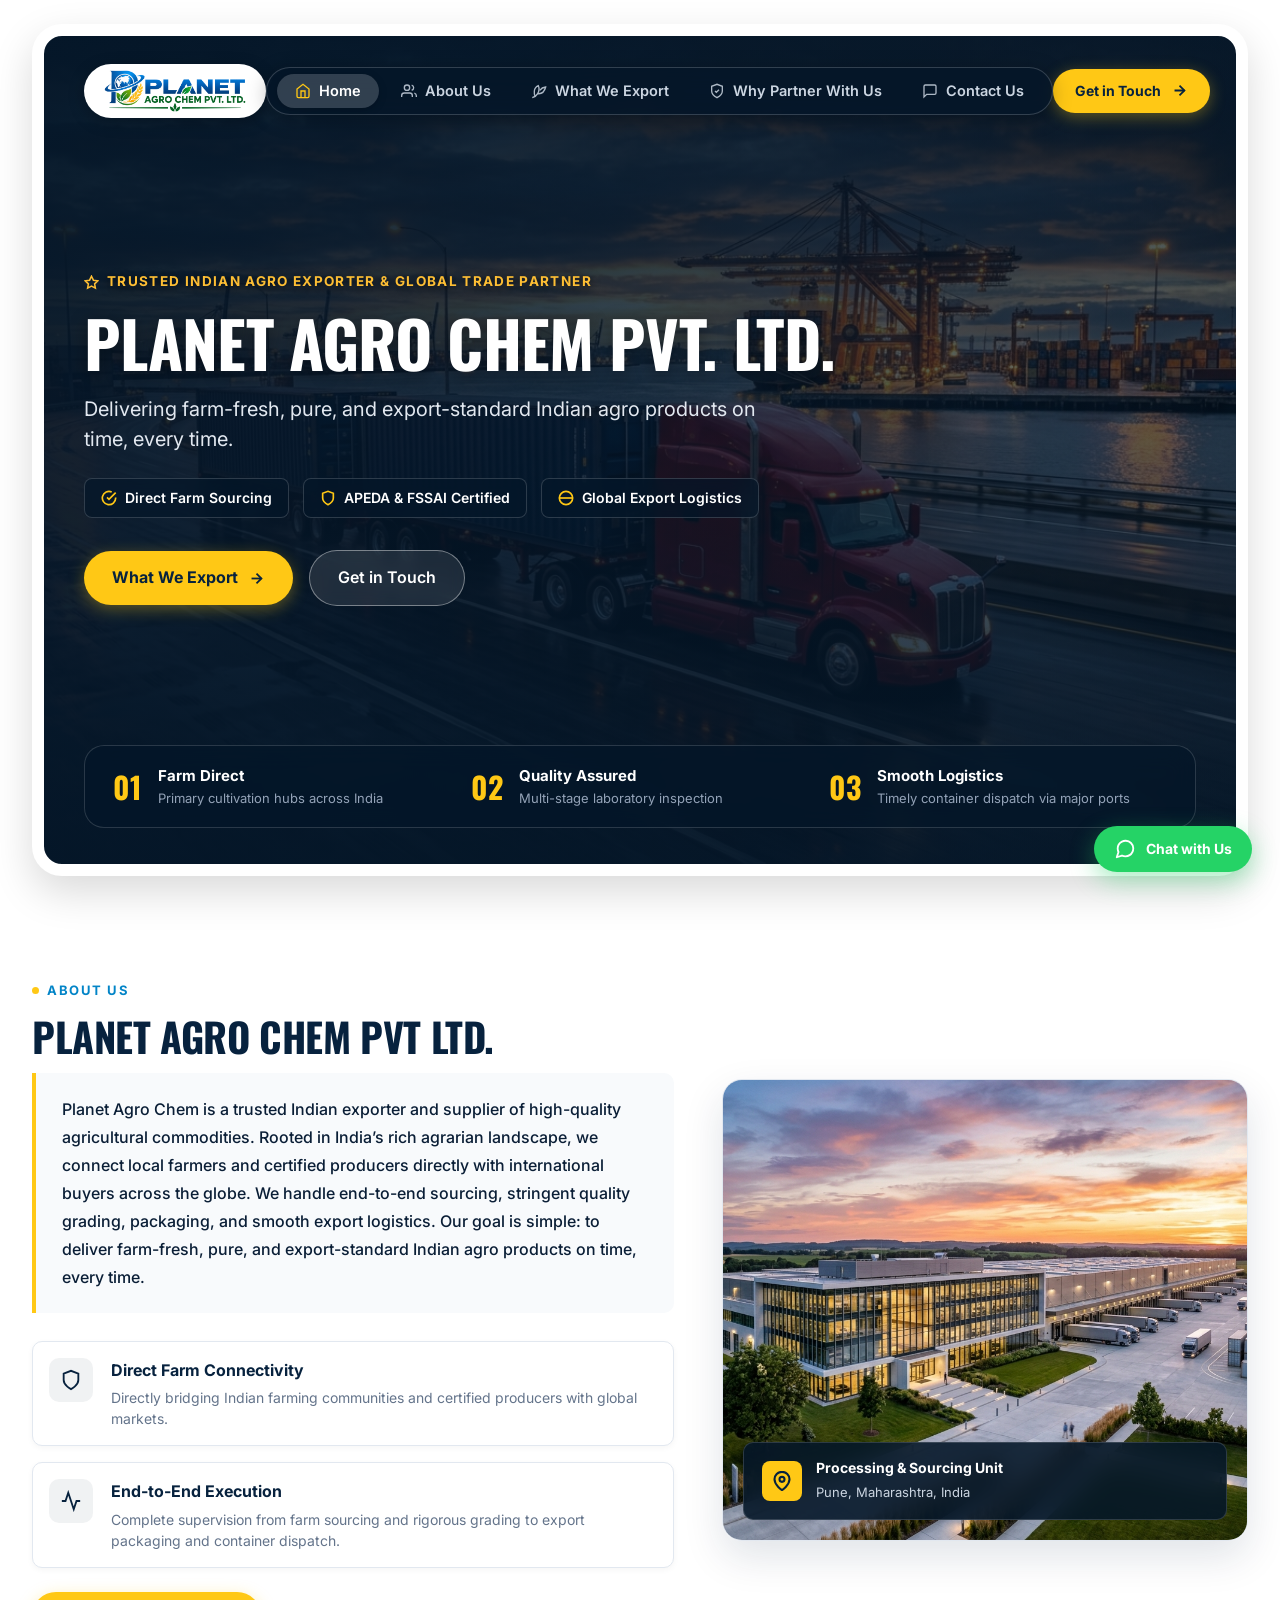
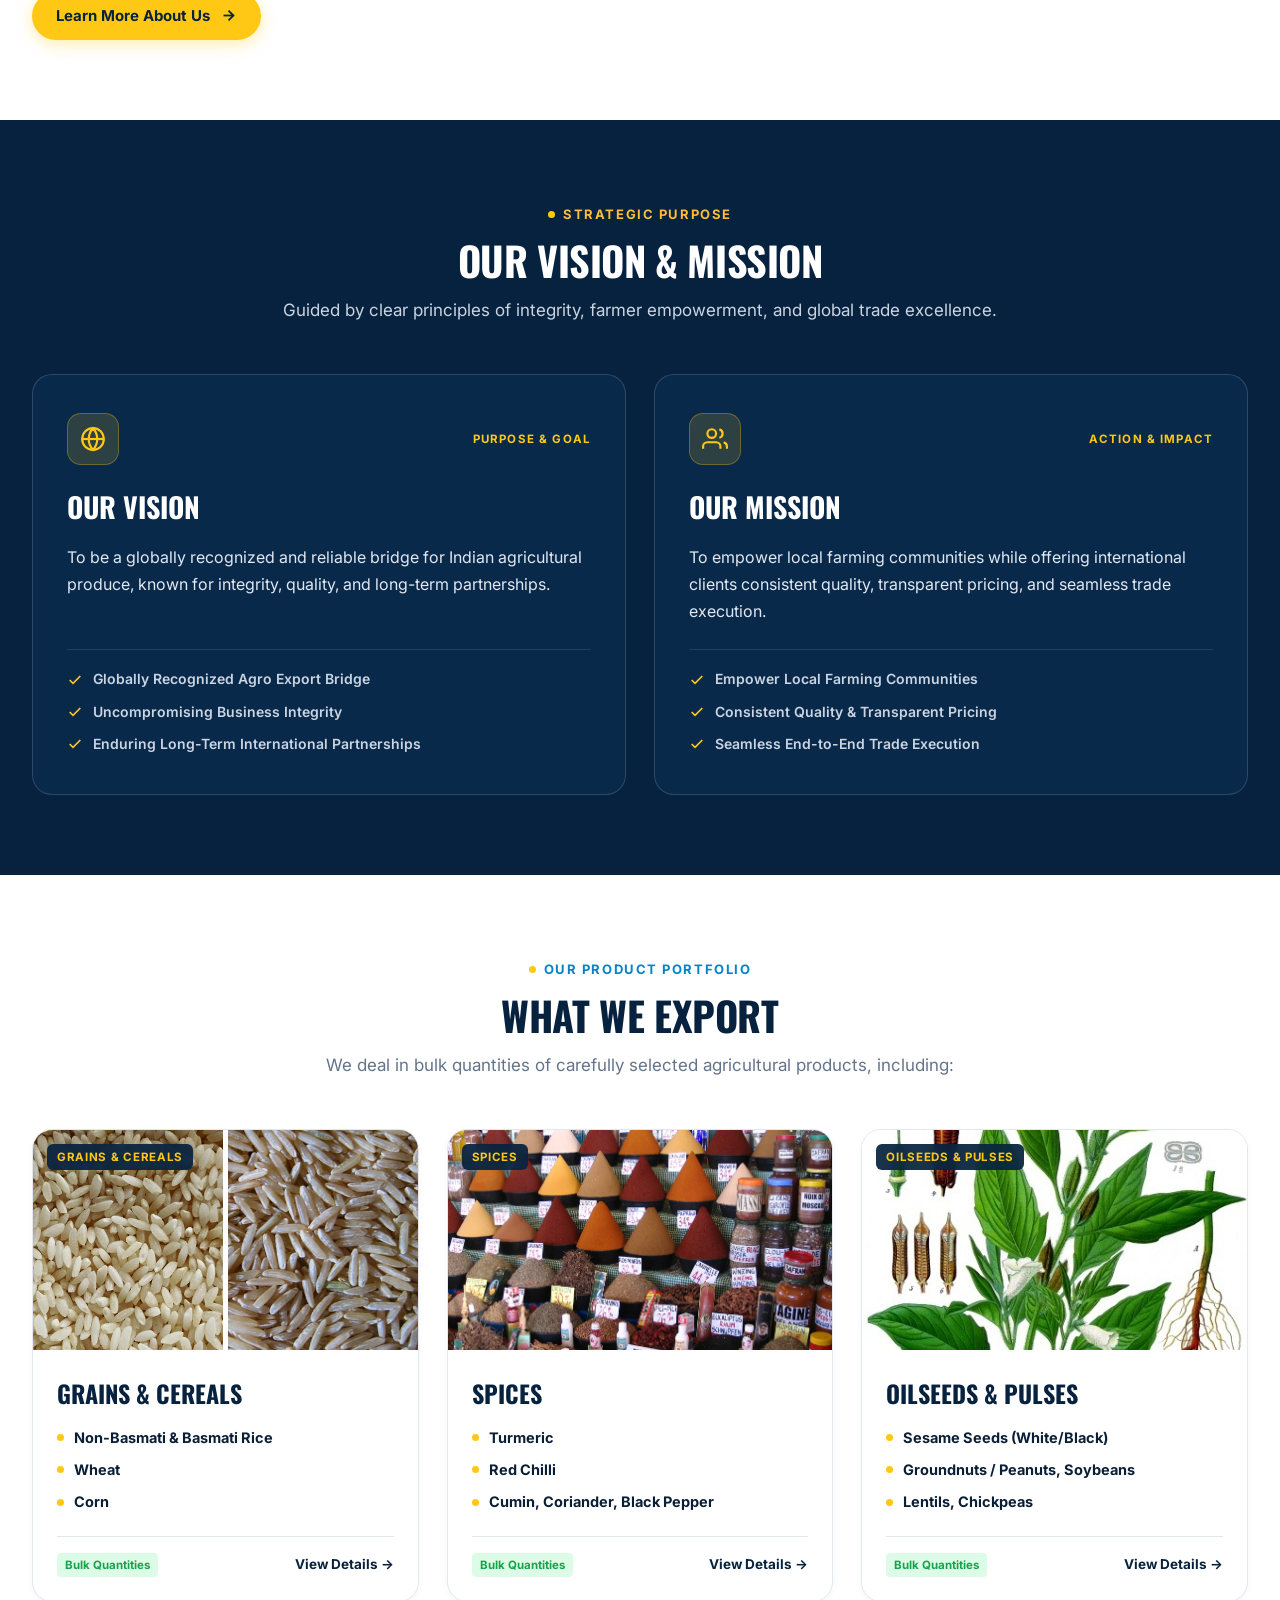
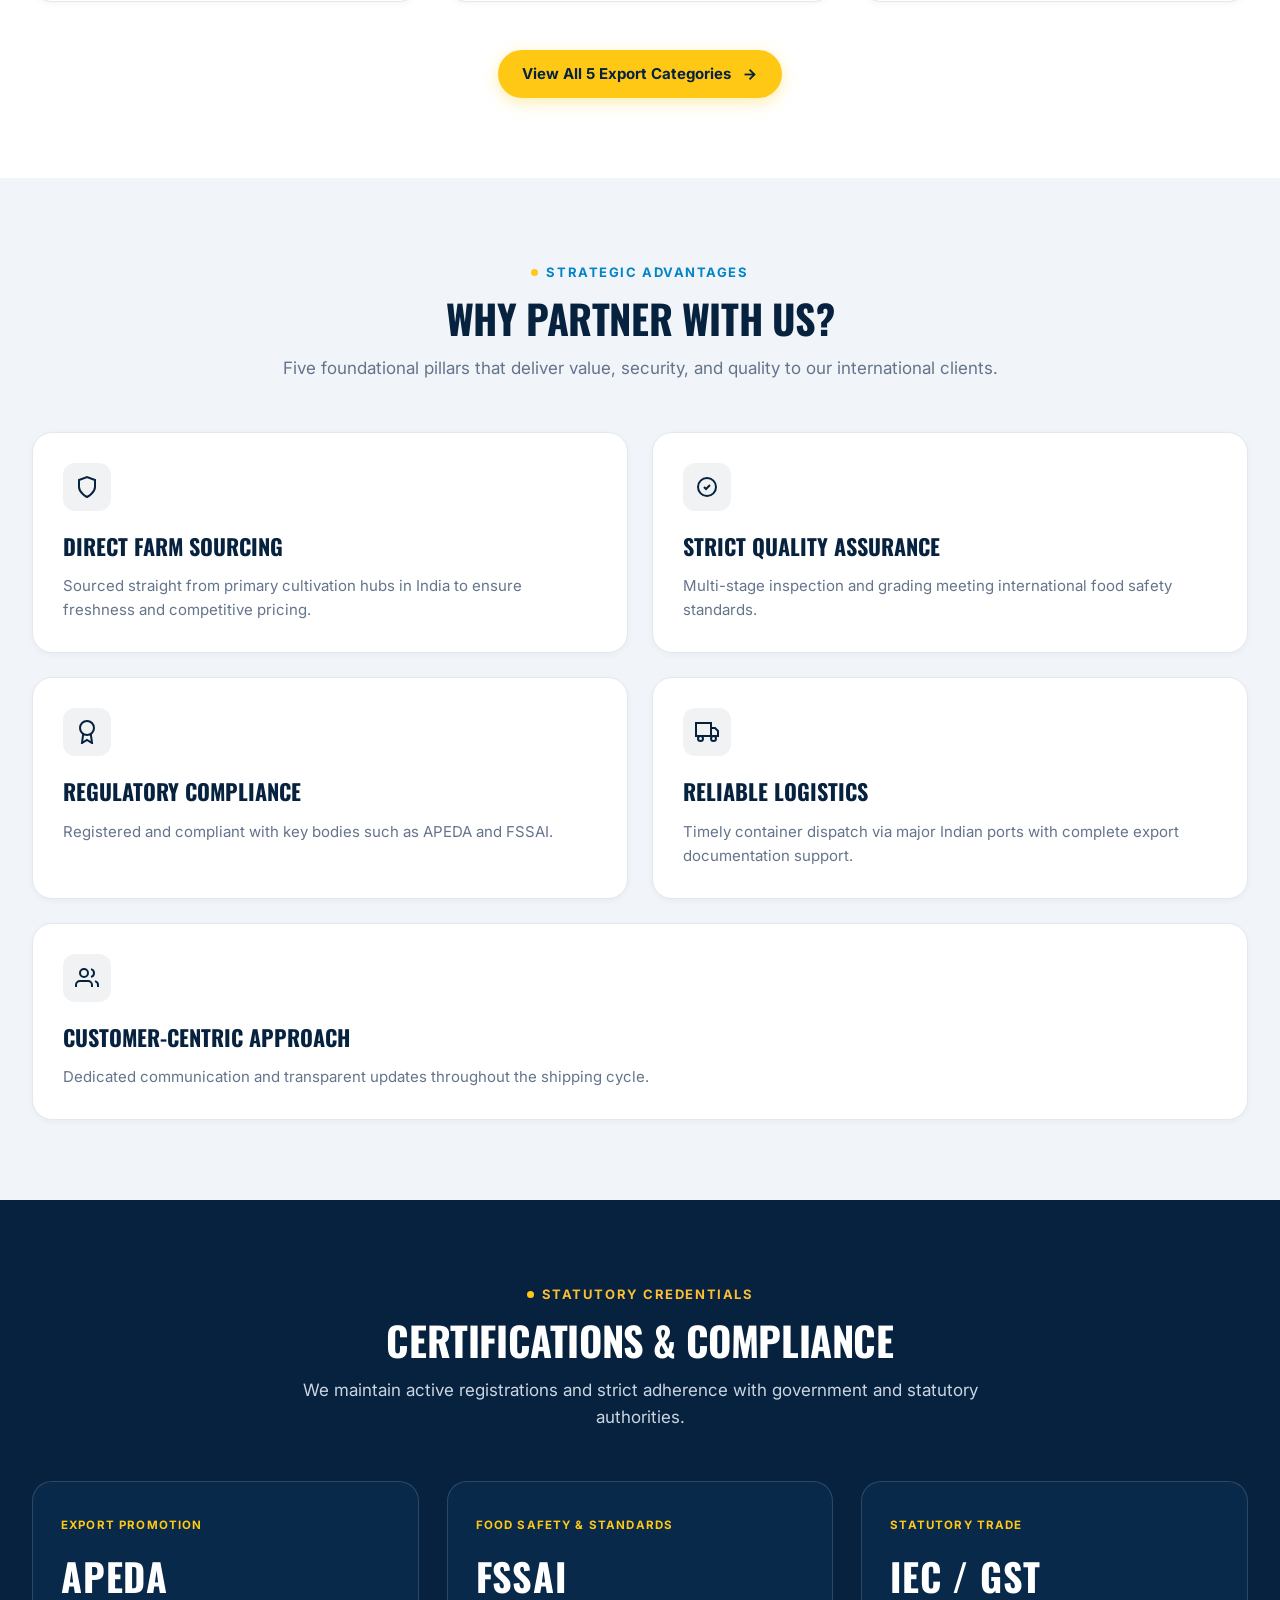
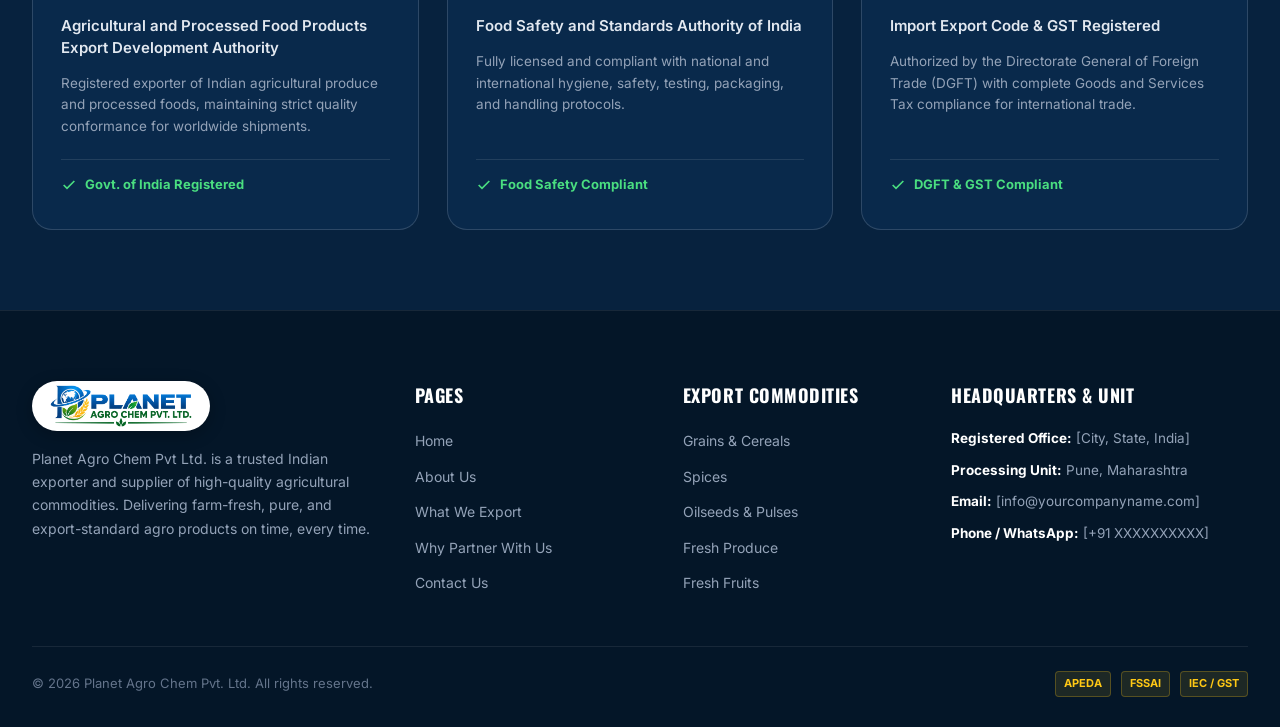
<file: index.html>
<!DOCTYPE html>
<html lang="en">
<head>
  <meta charset="UTF-8">
  <meta name="viewport" content="width=device-width, initial-scale=1.0">
  <title>Planet Agro Chem Pvt. Ltd. | Trusted Indian Agro Exporter &amp; Supplier</title>
  <meta name="description" content="Planet Agro Chem Pvt Ltd is a trusted Indian exporter and supplier of high-quality agricultural commodities: grains, spices, oilseeds, pulses, fresh produce and fresh fruits.">
  <link rel="icon" type="image/png" href="planet-logo.png">
  <link rel="preconnect" href="https://fonts.googleapis.com">
  <link rel="preconnect" href="https://fonts.gstatic.com" crossorigin>
  <link href="https://fonts.googleapis.com/css2?family=Inter:wght@400;500;600;700;800&family=Oswald:wght@500;600;700&display=swap" rel="stylesheet">
  <link rel="stylesheet" href="styles.css">
</head>
<body>

  <!-- ==================== 1. FULL-SCREEN HERO SECTION (WITH SIGNATURE THEME FRAME) ==================== -->
  <div class="hero-fullscreen-wrapper">
    <header class="hero-screen-card" id="home">
      <div class="hero-inner-container">
        <!-- Top Executive Navbar -->
        <nav class="hero-navbar">
          <a href="index.html" class="brand-wrap" aria-label="Planet Agro Chem Pvt. Ltd. Home">
            <div class="brand-logo-frame">
              <img src="headerlogo.png" alt="Planet Agro Chem Pvt. Ltd." class="brand-logo-img">
            </div>
          </a>

          <div class="nav-links">
            <a href="index.html" class="nav-link-item active">
              <svg viewBox="0 0 24 24" fill="none" stroke="currentColor" stroke-width="2"><path d="M3 9l9-7 9 7v11a2 2 0 0 1-2 2H5a2 2 0 0 1-2-2z"></path><polyline points="9 22 9 12 15 12 15 22"></polyline></svg>
              <span>Home</span>
            </a>
            <a href="about.html" class="nav-link-item">
              <svg viewBox="0 0 24 24" fill="none" stroke="currentColor" stroke-width="2"><path d="M17 21v-2a4 4 0 0 0-4-4H5a4 4 0 0 0-4 4v2"></path><circle cx="9" cy="7" r="4"></circle><path d="M23 21v-2a4 4 0 0 0-3-3.87"></path><path d="M16 3.13a4 4 0 0 1 0 7.75"></path></svg>
              <span>About Us</span>
            </a>
            <a href="products.html" class="nav-link-item">
              <svg viewBox="0 0 24 24" fill="none" stroke="currentColor" stroke-width="2"><path d="M2 22s5.5-1.5 8-6c3.5-6.5 1-12 1-12s-5.5 2.5-6 8c-.4 4.5 1 8 1 8z"></path><path d="M10 16c4.5.5 10-2 12-10 0 0-5.5.5-9 5"></path></svg>
              <span>What We Export</span>
            </a>
            <a href="global-export.html" class="nav-link-item">
              <svg viewBox="0 0 24 24" fill="none" stroke="currentColor" stroke-width="2"><path d="M12 22s8-4 8-10V5l-8-3-8 3v7c0 6 8 10 8 10z"></path><polyline points="9 12 11 14 15 10"></polyline></svg>
              <span>Why Partner With Us</span>
            </a>
            <a href="contact.html" class="nav-link-item">
              <svg viewBox="0 0 24 24" fill="none" stroke="currentColor" stroke-width="2"><path d="M21 15a2 2 0 0 1-2 2H7l-4 4V5a2 2 0 0 1 2-2h14a2 2 0 0 1 2 2z"></path></svg>
              <span>Contact Us</span>
            </a>
          </div>

          <div class="nav-actions-wrap">
            <a href="contact.html" class="btn-yellow nav-cta-btn">
              <span>Get in Touch</span>
              <svg class="btn-arrow-icon" viewBox="0 0 24 24" fill="none" stroke="currentColor" stroke-width="2.5"><line x1="5" y1="12" x2="19" y2="12"></line><polyline points="12 5 19 12 12 19"></polyline></svg>
            </a>
            <button class="nav-mobile-toggle" id="navMobileToggle" aria-label="Toggle Navigation Menu">
              <span class="toggle-bar"></span>
              <span class="toggle-bar"></span>
              <span class="toggle-bar"></span>
            </button>
          </div>

          <!-- Mobile Navigation Drawer -->
          <div class="mobile-nav-drawer" id="mobileNavDrawer" aria-hidden="true">
            <div class="mobile-nav-inner">
              <div class="mobile-nav-links">
                <a href="index.html" class="mobile-nav-item active">
                  <svg viewBox="0 0 24 24" fill="none" stroke="currentColor" stroke-width="2"><path d="M3 9l9-7 9 7v11a2 2 0 0 1-2 2H5a2 2 0 0 1-2-2z"></path><polyline points="9 22 9 12 15 12 15 22"></polyline></svg>
                  <span>Home</span>
                </a>
                <a href="about.html" class="mobile-nav-item">
                  <svg viewBox="0 0 24 24" fill="none" stroke="currentColor" stroke-width="2"><path d="M17 21v-2a4 4 0 0 0-4-4H5a4 4 0 0 0-4 4v2"></path><circle cx="9" cy="7" r="4"></circle><path d="M23 21v-2a4 4 0 0 0-3-3.87"></path><path d="M16 3.13a4 4 0 0 1 0 7.75"></path></svg>
                  <span>About Us</span>
                </a>
                <a href="products.html" class="mobile-nav-item">
                  <svg viewBox="0 0 24 24" fill="none" stroke="currentColor" stroke-width="2"><path d="M2 22s5.5-1.5 8-6c3.5-6.5 1-12 1-12s-5.5 2.5-6 8c-.4 4.5 1 8 1 8z"></path><path d="M10 16c4.5.5 10-2 12-10 0 0-5.5.5-9 5"></path></svg>
                  <span>What We Export</span>
                </a>
                <a href="global-export.html" class="mobile-nav-item">
                  <svg viewBox="0 0 24 24" fill="none" stroke="currentColor" stroke-width="2"><path d="M12 22s8-4 8-10V5l-8-3-8 3v7c0 6 8 10 8 10z"></path><polyline points="9 12 11 14 15 10"></polyline></svg>
                  <span>Why Partner With Us</span>
                </a>
                <a href="contact.html" class="mobile-nav-item">
                  <svg viewBox="0 0 24 24" fill="none" stroke="currentColor" stroke-width="2"><path d="M21 15a2 2 0 0 1-2 2H7l-4 4V5a2 2 0 0 1 2-2h14a2 2 0 0 1 2 2z"></path></svg>
                  <span>Contact Us</span>
                </a>
              </div>
              <a href="contact.html" class="btn-yellow mobile-cta-btn">
                <span>Get in Touch</span>
                <svg class="btn-arrow-icon" viewBox="0 0 24 24" fill="none" stroke="currentColor" stroke-width="2.5"><line x1="5" y1="12" x2="19" y2="12"></line><polyline points="12 5 19 12 12 19"></polyline></svg>
              </a>
            </div>
          </div>
        </nav>

        <!-- Hero Headline & Core Information -->
        <div class="hero-headline-wrap">
          <div class="hero-pill-badge">
            <svg width="15" height="15" viewBox="0 0 24 24" fill="none" stroke="currentColor" stroke-width="2.5"><path d="M12 2l3.09 6.26L22 9.27l-5 4.87 1.18 6.88L12 17.77l-6.18 3.25L7 14.14 2 9.27l6.91-1.01L12 2z"></path></svg>
            <span>TRUSTED INDIAN AGRO EXPORTER &amp; GLOBAL TRADE PARTNER</span>
          </div>
          <h1 class="hero-main-title">PLANET AGRO CHEM PVT. LTD.</h1>
          <p class="hero-subtext">Delivering farm-fresh, pure, and export-standard Indian agro products on time, every time.</p>
          
          <div class="hero-trust-chips">
            <div class="hero-chip">
              <svg viewBox="0 0 24 24" fill="none" stroke="currentColor" stroke-width="2.5"><path d="M22 11.08V12a10 10 0 1 1-5.93-9.14"></path><polyline points="22 4 12 14.01 9 11.01"></polyline></svg>
              <span>Direct Farm Sourcing</span>
            </div>
            <div class="hero-chip">
              <svg viewBox="0 0 24 24" fill="none" stroke="currentColor" stroke-width="2.5"><path d="M12 22s8-4 8-10V5l-8-3-8 3v7c0 6 8 10 8 10z"></path></svg>
              <span>APEDA &amp; FSSAI Certified</span>
            </div>
            <div class="hero-chip">
              <svg viewBox="0 0 24 24" fill="none" stroke="currentColor" stroke-width="2.5"><circle cx="12" cy="12" r="10"></circle><line x1="2" y1="12" x2="22" y2="12"></line></svg>
              <span>Global Export Logistics</span>
            </div>
          </div>

          <div class="hero-cta-group">
            <a href="products.html" class="btn-yellow hero-btn">
              <span>What We Export</span>
              <svg class="btn-arrow-icon" viewBox="0 0 24 24" fill="none" stroke="currentColor" stroke-width="2.5"><line x1="5" y1="12" x2="19" y2="12"></line><polyline points="12 5 19 12 12 19"></polyline></svg>
            </a>
            <a href="contact.html" class="btn-outline-white hero-btn">
              <span>Get in Touch</span>
            </a>
          </div>
        </div>

        <!-- Hero Bottom Metrics Bar -->
        <div class="hero-bottom-bar">
          <div class="hero-feature-item">
            <div class="hf-num">01</div>
            <div class="hf-content">
              <strong>Farm Direct</strong>
              <span>Primary cultivation hubs across India</span>
            </div>
          </div>
          <div class="hero-feature-item">
            <div class="hf-num">02</div>
            <div class="hf-content">
              <strong>Quality Assured</strong>
              <span>Multi-stage laboratory inspection</span>
            </div>
          </div>
          <div class="hero-feature-item">
            <div class="hf-num">03</div>
            <div class="hf-content">
              <strong>Smooth Logistics</strong>
              <span>Timely container dispatch via major ports</span>
            </div>
          </div>
        </div>
      </div>
    </header>
  </div>

  <!-- ==================== 2. ABOUT US PREVIEW ==================== -->
  <section class="section-container" id="about">
    <div class="section-inner">
      <div class="about-grid">
        <div class="about-content-col">
          <div class="section-label">
            <span class="label-dot"></span>
            <span>ABOUT US</span>
          </div>
          <h2 class="section-heading">PLANET AGRO CHEM PVT LTD.</h2>
          <div class="about-lead-box">
            <p class="about-lead-text">
              Planet Agro Chem is a trusted Indian exporter and supplier of high-quality agricultural commodities. Rooted in India’s rich agrarian landscape, we connect local farmers and certified producers directly with international buyers across the globe. We handle end-to-end sourcing, stringent quality grading, packaging, and smooth export logistics. Our goal is simple: to deliver farm-fresh, pure, and export-standard Indian agro products on time, every time.
            </p>
          </div>

          <div class="about-pillars-list">
            <div class="about-pillar-card">
              <div class="pillar-icon-box">
                <svg viewBox="0 0 24 24" fill="none" stroke="currentColor" stroke-width="2"><path d="M12 22s8-4 8-10V5l-8-3-8 3v7c0 6 8 10 8 10z"></path></svg>
              </div>
              <div class="pillar-info">
                <h3>Direct Farm Connectivity</h3>
                <p>Directly bridging Indian farming communities and certified producers with global markets.</p>
              </div>
            </div>

            <div class="about-pillar-card">
              <div class="pillar-icon-box">
                <svg viewBox="0 0 24 24" fill="none" stroke="currentColor" stroke-width="2"><polyline points="22 12 18 12 15 21 9 3 6 12 2 12"></polyline></svg>
              </div>
              <div class="pillar-info">
                <h3>End-to-End Execution</h3>
                <p>Complete supervision from farm sourcing and rigorous grading to export packaging and container dispatch.</p>
              </div>
            </div>
          </div>

          <div style="margin-top: 24px;">
            <a href="about.html" class="btn-yellow">
              <span>Learn More About Us</span>
              <svg class="btn-arrow-icon" viewBox="0 0 24 24" fill="none" stroke="currentColor" stroke-width="2.5"><line x1="5" y1="12" x2="19" y2="12"></line><polyline points="12 5 19 12 12 19"></polyline></svg>
            </a>
          </div>
        </div>

        <div class="about-visual-col">
          <div class="about-image-card">
            <img src="about-hero-clean.jpg" alt="Planet Agro Chem agricultural sourcing and operations" class="about-main-img">
            <div class="about-floating-badge">
              <div class="afb-icon">
                <svg viewBox="0 0 24 24" fill="none" stroke="currentColor" stroke-width="2.5"><path d="M21 10c0 7-9 13-9 13s-9-6-9-13a9 9 0 0 1 18 0z"></path><circle cx="12" cy="10" r="3"></circle></svg>
              </div>
              <div>
                <strong>Processing &amp; Sourcing Unit</strong>
                <span>Pune, Maharashtra, India</span>
              </div>
            </div>
          </div>
        </div>
      </div>
    </div>
  </section>

  <!-- ==================== 3. OUR VISION & MISSION ==================== -->
  <section class="section-container bg-navy" id="vision-mission">
    <div class="section-inner">
      <div class="section-header-center">
        <div class="section-label label-light">
          <span class="label-dot"></span>
          <span>STRATEGIC PURPOSE</span>
        </div>
        <h2 class="section-heading text-white">OUR VISION &amp; MISSION</h2>
        <p class="section-subtext text-light">Guided by clear principles of integrity, farmer empowerment, and global trade excellence.</p>
      </div>

      <div class="vision-mission-grid">
        <!-- Vision Card -->
        <div class="vm-card">
          <div class="vm-header">
            <div class="vm-icon-frame">
              <svg viewBox="0 0 24 24" fill="none" stroke="currentColor" stroke-width="2"><circle cx="12" cy="12" r="10"></circle><line x1="2" y1="12" x2="22" y2="12"></line><path d="M12 2a15.3 15.3 0 0 1 4 10 15.3 15.3 0 0 1-4 10 15.3 15.3 0 0 1-4-10 15.3 15.3 0 0 1 4-10z"></path></svg>
            </div>
            <span class="vm-pill">PURPOSE &amp; GOAL</span>
          </div>
          <h3 class="vm-title">Our Vision</h3>
          <p class="vm-text">
            To be a globally recognized and reliable bridge for Indian agricultural produce, known for integrity, quality, and long-term partnerships.
          </p>
          <div class="vm-highlights">
            <div class="vm-h-item">
              <svg viewBox="0 0 24 24" fill="none" stroke="currentColor" stroke-width="2.5"><polyline points="20 6 9 17 4 12"></polyline></svg>
              <span>Globally Recognized Agro Export Bridge</span>
            </div>
            <div class="vm-h-item">
              <svg viewBox="0 0 24 24" fill="none" stroke="currentColor" stroke-width="2.5"><polyline points="20 6 9 17 4 12"></polyline></svg>
              <span>Uncompromising Business Integrity</span>
            </div>
            <div class="vm-h-item">
              <svg viewBox="0 0 24 24" fill="none" stroke="currentColor" stroke-width="2.5"><polyline points="20 6 9 17 4 12"></polyline></svg>
              <span>Enduring Long-Term International Partnerships</span>
            </div>
          </div>
        </div>

        <!-- Mission Card -->
        <div class="vm-card">
          <div class="vm-header">
            <div class="vm-icon-frame">
              <svg viewBox="0 0 24 24" fill="none" stroke="currentColor" stroke-width="2"><path d="M17 21v-2a4 4 0 0 0-4-4H5a4 4 0 0 0-4 4v2"></path><circle cx="9" cy="7" r="4"></circle><path d="M23 21v-2a4 4 0 0 0-3-3.87"></path><path d="M16 3.13a4 4 0 0 1 0 7.75"></path></svg>
            </div>
            <span class="vm-pill">ACTION &amp; IMPACT</span>
          </div>
          <h3 class="vm-title">Our Mission</h3>
          <p class="vm-text">
            To empower local farming communities while offering international clients consistent quality, transparent pricing, and seamless trade execution.
          </p>
          <div class="vm-highlights">
            <div class="vm-h-item">
              <svg viewBox="0 0 24 24" fill="none" stroke="currentColor" stroke-width="2.5"><polyline points="20 6 9 17 4 12"></polyline></svg>
              <span>Empower Local Farming Communities</span>
            </div>
            <div class="vm-h-item">
              <svg viewBox="0 0 24 24" fill="none" stroke="currentColor" stroke-width="2.5"><polyline points="20 6 9 17 4 12"></polyline></svg>
              <span>Consistent Quality &amp; Transparent Pricing</span>
            </div>
            <div class="vm-h-item">
              <svg viewBox="0 0 24 24" fill="none" stroke="currentColor" stroke-width="2.5"><polyline points="20 6 9 17 4 12"></polyline></svg>
              <span>Seamless End-to-End Trade Execution</span>
            </div>
          </div>
        </div>
      </div>
    </div>
  </section>

  <!-- ==================== 4. WHAT WE EXPORT PREVIEW ==================== -->
  <section class="section-container" id="products">
    <div class="section-inner">
      <div class="section-header-center">
        <div class="section-label">
          <span class="label-dot"></span>
          <span>OUR PRODUCT PORTFOLIO</span>
        </div>
        <h2 class="section-heading">WHAT WE EXPORT</h2>
        <p class="section-subtext">We deal in bulk quantities of carefully selected agricultural products, including:</p>
      </div>

      <div class="products-grid">
        <!-- 1. Grains & Cereals -->
        <div class="product-portfolio-card">
          <div class="prod-img-wrap">
            <img src="prod-basmati.jpg" alt="Indian Grains and Cereals for Export - Basmati Rice, Wheat, Corn" class="prod-img">
            <div class="prod-category-tag">Grains &amp; Cereals</div>
          </div>
          <div class="prod-body">
            <h3 class="prod-card-title">Grains &amp; Cereals</h3>
            <ul class="prod-item-list">
              <li><span class="prod-bullet"></span><strong>Non-Basmati &amp; Basmati Rice</strong></li>
              <li><span class="prod-bullet"></span><strong>Wheat</strong></li>
              <li><span class="prod-bullet"></span><strong>Corn</strong></li>
            </ul>
            <div class="prod-footer">
              <span class="bulk-badge">Bulk Quantities</span>
              <a href="products.html" class="prod-inquire-link">View Details &rarr;</a>
            </div>
          </div>
        </div>

        <!-- 2. Spices -->
        <div class="product-portfolio-card">
          <div class="prod-img-wrap">
            <img src="card-spices.jpg" alt="Export Quality Indian Spices - Turmeric, Red Chilli, Cumin, Coriander, Black Pepper" class="prod-img">
            <div class="prod-category-tag">Spices</div>
          </div>
          <div class="prod-body">
            <h3 class="prod-card-title">Spices</h3>
            <ul class="prod-item-list">
              <li><span class="prod-bullet"></span><strong>Turmeric</strong></li>
              <li><span class="prod-bullet"></span><strong>Red Chilli</strong></li>
              <li><span class="prod-bullet"></span><strong>Cumin, Coriander, Black Pepper</strong></li>
            </ul>
            <div class="prod-footer">
              <span class="bulk-badge">Bulk Quantities</span>
              <a href="products.html" class="prod-inquire-link">View Details &rarr;</a>
            </div>
          </div>
        </div>

        <!-- 3. Oilseeds & Pulses -->
        <div class="product-portfolio-card">
          <div class="prod-img-wrap">
            <img src="prod-sesame.jpg" alt="Indian Oilseeds and Pulses - Sesame Seeds, Groundnuts, Soybeans, Lentils, Chickpeas" class="prod-img">
            <div class="prod-category-tag">Oilseeds &amp; Pulses</div>
          </div>
          <div class="prod-body">
            <h3 class="prod-card-title">Oilseeds &amp; Pulses</h3>
            <ul class="prod-item-list">
              <li><span class="prod-bullet"></span><strong>Sesame Seeds (White/Black)</strong></li>
              <li><span class="prod-bullet"></span><strong>Groundnuts / Peanuts, Soybeans</strong></li>
              <li><span class="prod-bullet"></span><strong>Lentils, Chickpeas</strong></li>
            </ul>
            <div class="prod-footer">
              <span class="bulk-badge">Bulk Quantities</span>
              <a href="products.html" class="prod-inquire-link">View Details &rarr;</a>
            </div>
          </div>
        </div>
      </div>

      <div style="text-align: center; margin-top: 10px;">
        <a href="products.html" class="btn-yellow">
          <span>View All 5 Export Categories</span>
          <svg class="btn-arrow-icon" viewBox="0 0 24 24" fill="none" stroke="currentColor" stroke-width="2.5"><line x1="5" y1="12" x2="19" y2="12"></line><polyline points="12 5 19 12 12 19"></polyline></svg>
        </a>
      </div>
    </div>
  </section>

  <!-- ==================== 5. WHY PARTNER WITH US PREVIEW ==================== -->
  <section class="section-container bg-light-alt" id="why-us">
    <div class="section-inner">
      <div class="section-header-center">
        <div class="section-label">
          <span class="label-dot"></span>
          <span>STRATEGIC ADVANTAGES</span>
        </div>
        <h2 class="section-heading">WHY PARTNER WITH US?</h2>
        <p class="section-subtext">Five foundational pillars that deliver value, security, and quality to our international clients.</p>
      </div>

      <div class="why-us-grid">
        <div class="why-card">
          <div class="why-icon-box">
            <svg viewBox="0 0 24 24" fill="none" stroke="currentColor" stroke-width="2"><path d="M12 22s8-4 8-10V5l-8-3-8 3v7c0 6 8 10 8 10z"></path></svg>
          </div>
          <h3 class="why-title">Direct Farm Sourcing</h3>
          <p class="why-desc">Sourced straight from primary cultivation hubs in India to ensure freshness and competitive pricing.</p>
        </div>

        <div class="why-card">
          <div class="why-icon-box">
            <svg viewBox="0 0 24 24" fill="none" stroke="currentColor" stroke-width="2"><path d="M9 12l2 2 4-4m6 2a9 9 0 11-18 0 9 9 0 0118 0z"></path></svg>
          </div>
          <h3 class="why-title">Strict Quality Assurance</h3>
          <p class="why-desc">Multi-stage inspection and grading meeting international food safety standards.</p>
        </div>

        <div class="why-card">
          <div class="why-icon-box">
            <svg viewBox="0 0 24 24" fill="none" stroke="currentColor" stroke-width="2"><circle cx="12" cy="8" r="7"></circle><polyline points="8.21 13.89 7 23 12 20 17 23 15.79 13.88"></polyline></svg>
          </div>
          <h3 class="why-title">Regulatory Compliance</h3>
          <p class="why-desc">Registered and compliant with key bodies such as APEDA and FSSAI.</p>
        </div>

        <div class="why-card">
          <div class="why-icon-box">
            <svg viewBox="0 0 24 24" fill="none" stroke="currentColor" stroke-width="2"><rect x="1" y="3" width="15" height="13"></rect><polygon points="16 8 20 8 23 11 23 16 16 16 16 8"></polygon><circle cx="5.5" cy="18.5" r="2.5"></circle><circle cx="18.5" cy="18.5" r="2.5"></circle></svg>
          </div>
          <h3 class="why-title">Reliable Logistics</h3>
          <p class="why-desc">Timely container dispatch via major Indian ports with complete export documentation support.</p>
        </div>

        <div class="why-card why-card-wide">
          <div class="why-icon-box">
            <svg viewBox="0 0 24 24" fill="none" stroke="currentColor" stroke-width="2"><path d="M17 21v-2a4 4 0 0 0-4-4H5a4 4 0 0 0-4 4v2"></path><circle cx="9" cy="7" r="4"></circle><path d="M23 21v-2a4 4 0 0 0-3-3.87"></path><path d="M16 3.13a4 4 0 0 1 0 7.75"></path></svg>
          </div>
          <h3 class="why-title">Customer-Centric Approach</h3>
          <p class="why-desc">Dedicated communication and transparent updates throughout the shipping cycle.</p>
        </div>
      </div>
    </div>
  </section>

  <!-- ==================== 6. CERTIFICATIONS & COMPLIANCE ==================== -->
  <section class="section-container bg-navy" id="certifications">
    <div class="section-inner">
      <div class="section-header-center">
        <div class="section-label label-light">
          <span class="label-dot"></span>
          <span>STATUTORY CREDENTIALS</span>
        </div>
        <h2 class="section-heading text-white">CERTIFICATIONS &amp; COMPLIANCE</h2>
        <p class="section-subtext text-light">We maintain active registrations and strict adherence with government and statutory authorities.</p>
      </div>

      <div class="certifications-grid">
        <div class="cert-card">
          <div class="cert-badge-pill">EXPORT PROMOTION</div>
          <div class="cert-code">APEDA</div>
          <h3 class="cert-name">Agricultural and Processed Food Products Export Development Authority</h3>
          <p class="cert-desc">Registered exporter of Indian agricultural produce and processed foods, maintaining strict quality conformance for worldwide shipments.</p>
          <div class="cert-status">
            <svg viewBox="0 0 24 24" fill="none" stroke="currentColor" stroke-width="2.5"><polyline points="20 6 9 17 4 12"></polyline></svg>
            <span>Govt. of India Registered</span>
          </div>
        </div>

        <div class="cert-card">
          <div class="cert-badge-pill">FOOD SAFETY &amp; STANDARDS</div>
          <div class="cert-code">FSSAI</div>
          <h3 class="cert-name">Food Safety and Standards Authority of India</h3>
          <p class="cert-desc">Fully licensed and compliant with national and international hygiene, safety, testing, packaging, and handling protocols.</p>
          <div class="cert-status">
            <svg viewBox="0 0 24 24" fill="none" stroke="currentColor" stroke-width="2.5"><polyline points="20 6 9 17 4 12"></polyline></svg>
            <span>Food Safety Compliant</span>
          </div>
        </div>

        <div class="cert-card">
          <div class="cert-badge-pill">STATUTORY TRADE</div>
          <div class="cert-code">IEC / GST</div>
          <h3 class="cert-name">Import Export Code &amp; GST Registered</h3>
          <p class="cert-desc">Authorized by the Directorate General of Foreign Trade (DGFT) with complete Goods and Services Tax compliance for international trade.</p>
          <div class="cert-status">
            <svg viewBox="0 0 24 24" fill="none" stroke="currentColor" stroke-width="2.5"><polyline points="20 6 9 17 4 12"></polyline></svg>
            <span>DGFT &amp; GST Compliant</span>
          </div>
        </div>
      </div>
    </div>
  </section>

  <!-- ==================== 7. FOOTER ==================== -->
  <footer class="site-footer">
    <div class="footer-inner">
      <div class="footer-top-row">
        <div class="footer-brand-col">
          <div class="brand-logo-frame footer-logo-frame">
            <img src="headerlogo.png" alt="Planet Agro Chem Pvt. Ltd." class="brand-logo-img">
          </div>
          <p class="footer-brand-text">
            Planet Agro Chem Pvt Ltd. is a trusted Indian exporter and supplier of high-quality agricultural commodities. Delivering farm-fresh, pure, and export-standard agro products on time, every time.
          </p>
        </div>

        <div class="footer-links-col">
          <h4 class="footer-title">Pages</h4>
          <ul class="footer-nav-list">
            <li><a href="index.html">Home</a></li>
            <li><a href="about.html">About Us</a></li>
            <li><a href="products.html">What We Export</a></li>
            <li><a href="global-export.html">Why Partner With Us</a></li>
            <li><a href="contact.html">Contact Us</a></li>
          </ul>
        </div>

        <div class="footer-links-col">
          <h4 class="footer-title">Export Commodities</h4>
          <ul class="footer-nav-list">
            <li><a href="products.html">Grains &amp; Cereals</a></li>
            <li><a href="products.html">Spices</a></li>
            <li><a href="products.html">Oilseeds &amp; Pulses</a></li>
            <li><a href="products.html">Fresh Produce</a></li>
            <li><a href="products.html">Fresh Fruits</a></li>
          </ul>
        </div>

        <div class="footer-contact-col">
          <h4 class="footer-title">Headquarters &amp; Unit</h4>
          <p class="footer-contact-item"><strong>Registered Office:</strong> [City, State, India]</p>
          <p class="footer-contact-item"><strong>Processing Unit:</strong> Pune, Maharashtra</p>
          <p class="footer-contact-item"><strong>Email:</strong> [info@yourcompanyname.com]</p>
          <p class="footer-contact-item"><strong>Phone / WhatsApp:</strong> [+91 XXXXXXXXXX]</p>
        </div>
      </div>

      <div class="footer-bottom-row">
        <p>&copy; 2026 Planet Agro Chem Pvt. Ltd. All rights reserved.</p>
        <div class="footer-compliance-badges">
          <span class="fc-badge">APEDA</span>
          <span class="fc-badge">FSSAI</span>
          <span class="fc-badge">IEC / GST</span>
        </div>
      </div>
    </div>
  </footer>

  <!-- Floating WhatsApp CTA -->
  <a href="https://wa.me/91XXXXXXXXXX" target="_blank" rel="noopener noreferrer" class="floating-whatsapp-btn" aria-label="Chat on WhatsApp">
    <svg viewBox="0 0 24 24" fill="none" stroke="currentColor" stroke-width="2" stroke-linecap="round" stroke-linejoin="round">
      <path d="M21 11.5a8.38 8.38 0 0 1-.9 3.8 8.5 8.5 0 0 1-7.6 4.7 8.38 8.38 0 0 1-3.8-.9L3 21l1.9-5.7a8.38 8.38 0 0 1-.9-3.8 8.5 8.5 0 0 1 4.7-7.6 8.38 8.38 0 0 1 3.8-.9h.5a8.48 8.48 0 0 1 8 8v.5z"></path>
    </svg>
    <span>Chat with Us</span>
  </a>

  <script src="script.js"></script>
</body>
</html>
</file>
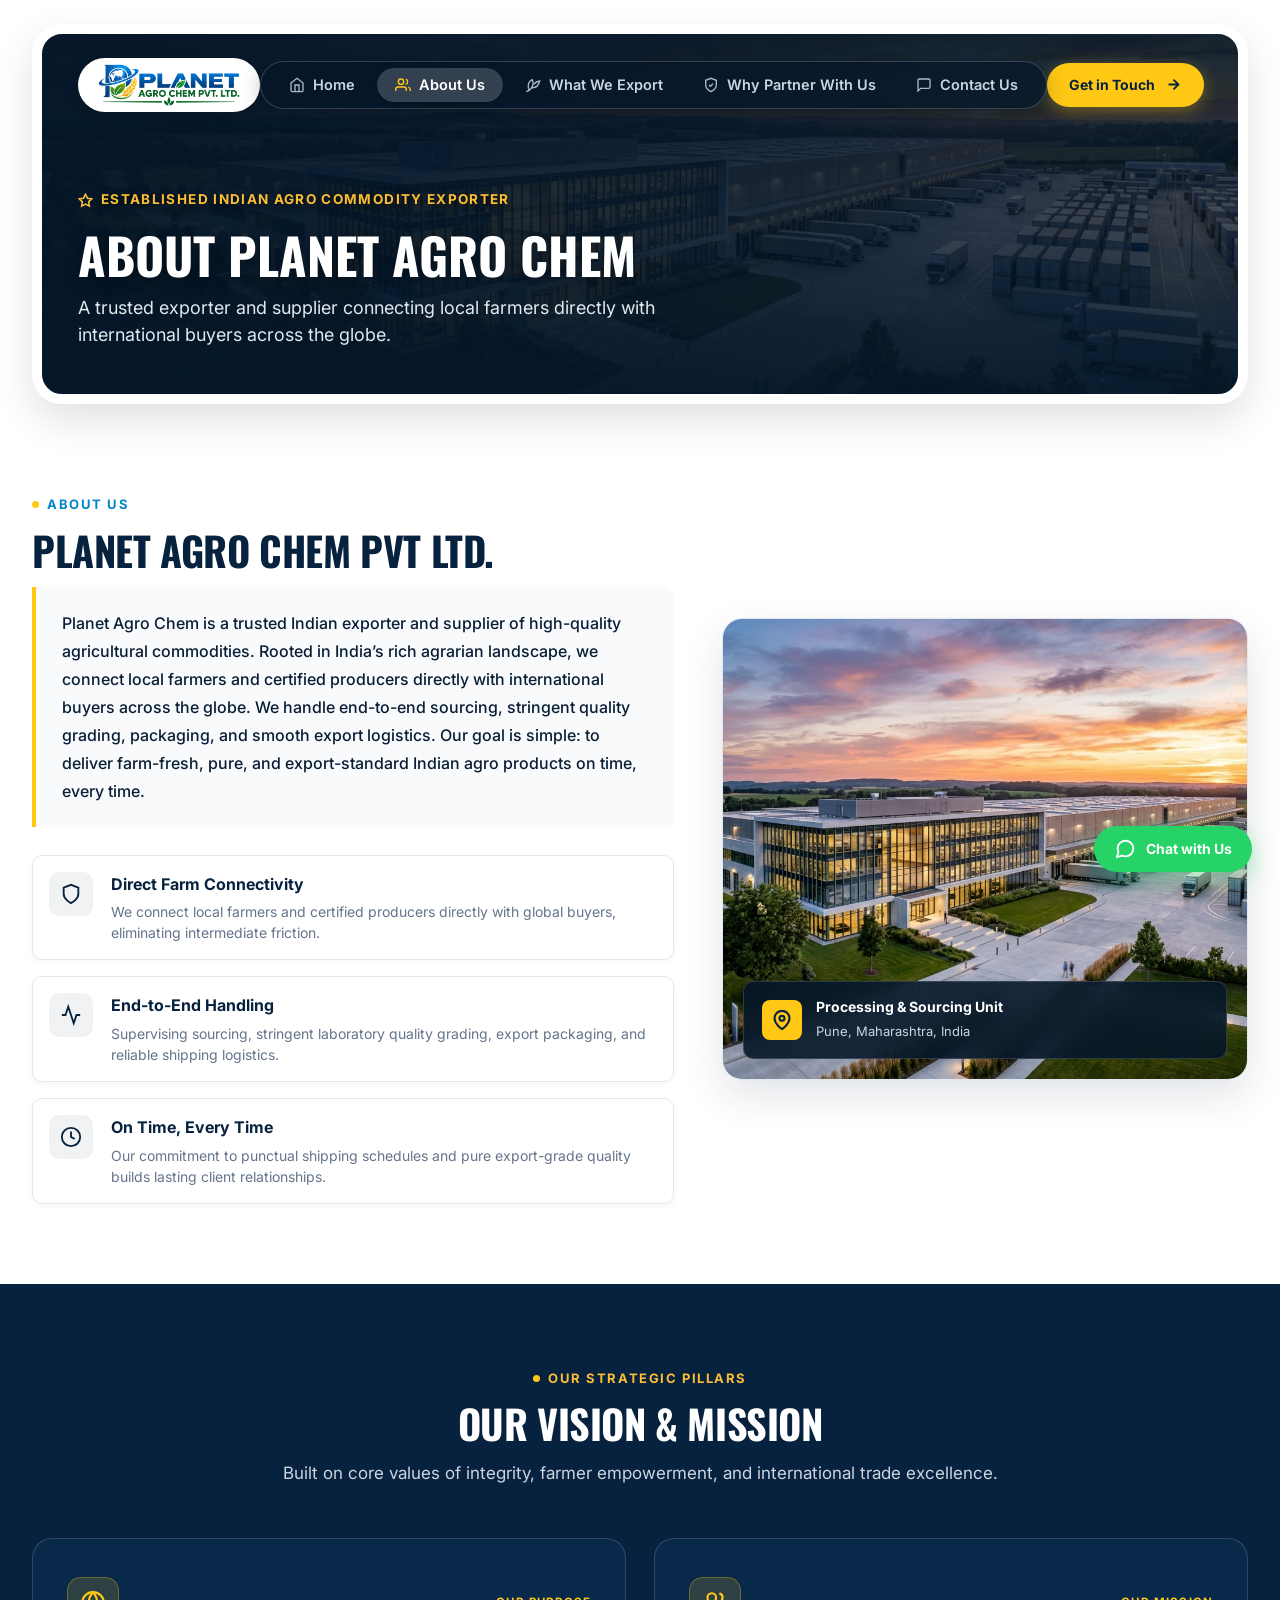
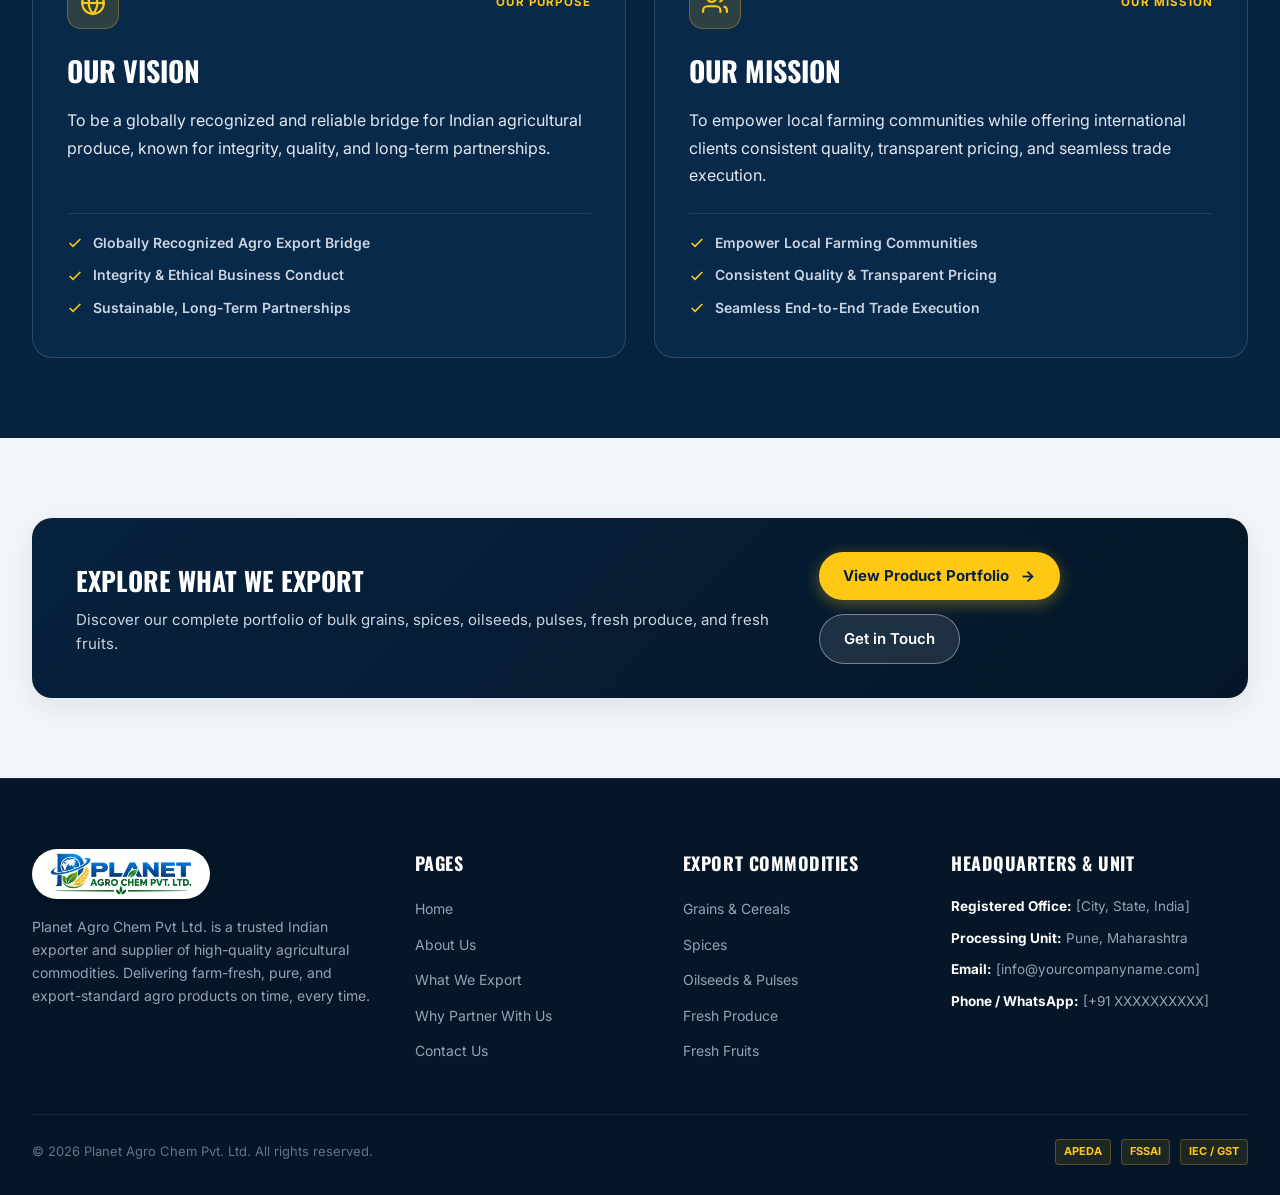
<file: about.html>
<!DOCTYPE html>
<html lang="en">
<head>
  <meta charset="UTF-8">
  <meta name="viewport" content="width=device-width, initial-scale=1.0">
  <title>About Us | Planet Agro Chem Pvt. Ltd.</title>
  <meta name="description" content="Planet Agro Chem is a trusted Indian exporter and supplier of high-quality agricultural commodities connecting local farmers and certified producers directly with international buyers.">
  <link rel="icon" type="image/png" href="planet-logo.png">
  <link rel="preconnect" href="https://fonts.googleapis.com">
  <link rel="preconnect" href="https://fonts.gstatic.com" crossorigin>
  <link href="https://fonts.googleapis.com/css2?family=Inter:wght@400;500;600;700;800&family=Oswald:wght@500;600;700&display=swap" rel="stylesheet">
  <link rel="stylesheet" href="styles.css">
</head>
<body>

  <!-- ==================== INNER HERO SECTION ==================== -->
  <div class="page-hero-wrapper">
    <div class="page-hero-card hero-about">
      <div class="page-hero-inner">
        <!-- Top Executive Navbar -->
        <nav class="hero-navbar">
          <a href="index.html" class="brand-wrap" aria-label="Planet Agro Chem Pvt. Ltd. Home">
            <div class="brand-logo-frame">
              <img src="headerlogo.png" alt="Planet Agro Chem Pvt. Ltd." class="brand-logo-img">
            </div>
          </a>

          <div class="nav-links">
            <a href="index.html" class="nav-link-item">
              <svg viewBox="0 0 24 24" fill="none" stroke="currentColor" stroke-width="2"><path d="M3 9l9-7 9 7v11a2 2 0 0 1-2 2H5a2 2 0 0 1-2-2z"></path><polyline points="9 22 9 12 15 12 15 22"></polyline></svg>
              <span>Home</span>
            </a>
            <a href="about.html" class="nav-link-item active">
              <svg viewBox="0 0 24 24" fill="none" stroke="currentColor" stroke-width="2"><path d="M17 21v-2a4 4 0 0 0-4-4H5a4 4 0 0 0-4 4v2"></path><circle cx="9" cy="7" r="4"></circle><path d="M23 21v-2a4 4 0 0 0-3-3.87"></path><path d="M16 3.13a4 4 0 0 1 0 7.75"></path></svg>
              <span>About Us</span>
            </a>
            <a href="products.html" class="nav-link-item">
              <svg viewBox="0 0 24 24" fill="none" stroke="currentColor" stroke-width="2"><path d="M2 22s5.5-1.5 8-6c3.5-6.5 1-12 1-12s-5.5 2.5-6 8c-.4 4.5 1 8 1 8z"></path><path d="M10 16c4.5.5 10-2 12-10 0 0-5.5.5-9 5"></path></svg>
              <span>What We Export</span>
            </a>
            <a href="global-export.html" class="nav-link-item">
              <svg viewBox="0 0 24 24" fill="none" stroke="currentColor" stroke-width="2"><path d="M12 22s8-4 8-10V5l-8-3-8 3v7c0 6 8 10 8 10z"></path><polyline points="9 12 11 14 15 10"></polyline></svg>
              <span>Why Partner With Us</span>
            </a>
            <a href="contact.html" class="nav-link-item">
              <svg viewBox="0 0 24 24" fill="none" stroke="currentColor" stroke-width="2"><path d="M21 15a2 2 0 0 1-2 2H7l-4 4V5a2 2 0 0 1 2-2h14a2 2 0 0 1 2 2z"></path></svg>
              <span>Contact Us</span>
            </a>
          </div>

          <div class="nav-actions-wrap">
            <a href="contact.html" class="btn-yellow nav-cta-btn">
              <span>Get in Touch</span>
              <svg class="btn-arrow-icon" viewBox="0 0 24 24" fill="none" stroke="currentColor" stroke-width="2.5"><line x1="5" y1="12" x2="19" y2="12"></line><polyline points="12 5 19 12 12 19"></polyline></svg>
            </a>
            <button class="nav-mobile-toggle" id="navMobileToggle" aria-label="Toggle Navigation Menu">
              <span class="toggle-bar"></span>
              <span class="toggle-bar"></span>
              <span class="toggle-bar"></span>
            </button>
          </div>

          <!-- Mobile Navigation Drawer -->
          <div class="mobile-nav-drawer" id="mobileNavDrawer" aria-hidden="true">
            <div class="mobile-nav-inner">
              <div class="mobile-nav-links">
                <a href="index.html" class="mobile-nav-item">
                  <svg viewBox="0 0 24 24" fill="none" stroke="currentColor" stroke-width="2"><path d="M3 9l9-7 9 7v11a2 2 0 0 1-2 2H5a2 2 0 0 1-2-2z"></path><polyline points="9 22 9 12 15 12 15 22"></polyline></svg>
                  <span>Home</span>
                </a>
                <a href="about.html" class="mobile-nav-item active">
                  <svg viewBox="0 0 24 24" fill="none" stroke="currentColor" stroke-width="2"><path d="M17 21v-2a4 4 0 0 0-4-4H5a4 4 0 0 0-4 4v2"></path><circle cx="9" cy="7" r="4"></circle><path d="M23 21v-2a4 4 0 0 0-3-3.87"></path><path d="M16 3.13a4 4 0 0 1 0 7.75"></path></svg>
                  <span>About Us</span>
                </a>
                <a href="products.html" class="mobile-nav-item">
                  <svg viewBox="0 0 24 24" fill="none" stroke="currentColor" stroke-width="2"><path d="M2 22s5.5-1.5 8-6c3.5-6.5 1-12 1-12s-5.5 2.5-6 8c-.4 4.5 1 8 1 8z"></path><path d="M10 16c4.5.5 10-2 12-10 0 0-5.5.5-9 5"></path></svg>
                  <span>What We Export</span>
                </a>
                <a href="global-export.html" class="mobile-nav-item">
                  <svg viewBox="0 0 24 24" fill="none" stroke="currentColor" stroke-width="2"><path d="M12 22s8-4 8-10V5l-8-3-8 3v7c0 6 8 10 8 10z"></path><polyline points="9 12 11 14 15 10"></polyline></svg>
                  <span>Why Partner With Us</span>
                </a>
                <a href="contact.html" class="mobile-nav-item">
                  <svg viewBox="0 0 24 24" fill="none" stroke="currentColor" stroke-width="2"><path d="M21 15a2 2 0 0 1-2 2H7l-4 4V5a2 2 0 0 1 2-2h14a2 2 0 0 1 2 2z"></path></svg>
                  <span>Contact Us</span>
                </a>
              </div>
              <a href="contact.html" class="btn-yellow mobile-cta-btn">
                <span>Get in Touch</span>
                <svg class="btn-arrow-icon" viewBox="0 0 24 24" fill="none" stroke="currentColor" stroke-width="2.5"><line x1="5" y1="12" x2="19" y2="12"></line><polyline points="12 5 19 12 12 19"></polyline></svg>
              </a>
            </div>
          </div>
        </nav>

        <!-- Inner Hero Title -->
        <div class="page-title-wrap">
          <div class="hero-pill-badge">
            <svg width="15" height="15" viewBox="0 0 24 24" fill="none" stroke="currentColor" stroke-width="2.5"><path d="M12 2l3.09 6.26L22 9.27l-5 4.87 1.18 6.88L12 17.77l-6.18 3.25L7 14.14 2 9.27l6.91-1.01L12 2z"></path></svg>
            <span>ESTABLISHED INDIAN AGRO COMMODITY EXPORTER</span>
          </div>
          <h1 class="page-main-title">ABOUT PLANET AGRO CHEM</h1>
          <p class="page-subtext">A trusted exporter and supplier connecting local farmers directly with international buyers across the globe.</p>
        </div>
      </div>
    </div>
  </div>

  <!-- ==================== ABOUT STORY ==================== -->
  <section class="section-container">
    <div class="section-inner">
      <div class="about-grid">
        <div class="about-content-col">
          <div class="section-label">
            <span class="label-dot"></span>
            <span>ABOUT US</span>
          </div>
          <h2 class="section-heading">PLANET AGRO CHEM PVT LTD.</h2>
          <div class="about-lead-box">
            <p class="about-lead-text">
              Planet Agro Chem is a trusted Indian exporter and supplier of high-quality agricultural commodities. Rooted in India’s rich agrarian landscape, we connect local farmers and certified producers directly with international buyers across the globe. We handle end-to-end sourcing, stringent quality grading, packaging, and smooth export logistics. Our goal is simple: to deliver farm-fresh, pure, and export-standard Indian agro products on time, every time.
            </p>
          </div>

          <div class="about-pillars-list">
            <div class="about-pillar-card">
              <div class="pillar-icon-box">
                <svg viewBox="0 0 24 24" fill="none" stroke="currentColor" stroke-width="2"><path d="M12 22s8-4 8-10V5l-8-3-8 3v7c0 6 8 10 8 10z"></path></svg>
              </div>
              <div class="pillar-info">
                <h3>Direct Farm Connectivity</h3>
                <p>We connect local farmers and certified producers directly with global buyers, eliminating intermediate friction.</p>
              </div>
            </div>

            <div class="about-pillar-card">
              <div class="pillar-icon-box">
                <svg viewBox="0 0 24 24" fill="none" stroke="currentColor" stroke-width="2"><polyline points="22 12 18 12 15 21 9 3 6 12 2 12"></polyline></svg>
              </div>
              <div class="pillar-info">
                <h3>End-to-End Handling</h3>
                <p>Supervising sourcing, stringent laboratory quality grading, export packaging, and reliable shipping logistics.</p>
              </div>
            </div>

            <div class="about-pillar-card">
              <div class="pillar-icon-box">
                <svg viewBox="0 0 24 24" fill="none" stroke="currentColor" stroke-width="2"><circle cx="12" cy="12" r="10"></circle><polyline points="12 6 12 12 16 14"></polyline></svg>
              </div>
              <div class="pillar-info">
                <h3>On Time, Every Time</h3>
                <p>Our commitment to punctual shipping schedules and pure export-grade quality builds lasting client relationships.</p>
              </div>
            </div>
          </div>
        </div>

        <div class="about-visual-col">
          <div class="about-image-card">
            <img src="about-hero-clean.jpg" alt="Planet Agro Chem agricultural operations" class="about-main-img">
            <div class="about-floating-badge">
              <div class="afb-icon">
                <svg viewBox="0 0 24 24" fill="none" stroke="currentColor" stroke-width="2.5"><path d="M21 10c0 7-9 13-9 13s-9-6-9-13a9 9 0 0 1 18 0z"></path><circle cx="12" cy="10" r="3"></circle></svg>
              </div>
              <div>
                <strong>Processing &amp; Sourcing Unit</strong>
                <span>Pune, Maharashtra, India</span>
              </div>
            </div>
          </div>
        </div>
      </div>
    </div>
  </section>

  <!-- ==================== VISION & MISSION ==================== -->
  <section class="section-container bg-navy">
    <div class="section-inner">
      <div class="section-header-center">
        <div class="section-label label-light">
          <span class="label-dot"></span>
          <span>OUR STRATEGIC PILLARS</span>
        </div>
        <h2 class="section-heading text-white">OUR VISION &amp; MISSION</h2>
        <p class="section-subtext text-light">Built on core values of integrity, farmer empowerment, and international trade excellence.</p>
      </div>

      <div class="vision-mission-grid">
        <!-- Vision Card -->
        <div class="vm-card">
          <div class="vm-header">
            <div class="vm-icon-frame">
              <svg viewBox="0 0 24 24" fill="none" stroke="currentColor" stroke-width="2"><circle cx="12" cy="12" r="10"></circle><line x1="2" y1="12" x2="22" y2="12"></line><path d="M12 2a15.3 15.3 0 0 1 4 10 15.3 15.3 0 0 1-4 10 15.3 15.3 0 0 1-4-10 15.3 15.3 0 0 1 4-10z"></path></svg>
            </div>
            <span class="vm-pill">OUR PURPOSE</span>
          </div>
          <h3 class="vm-title">Our Vision</h3>
          <p class="vm-text">
            To be a globally recognized and reliable bridge for Indian agricultural produce, known for integrity, quality, and long-term partnerships.
          </p>
          <div class="vm-highlights">
            <div class="vm-h-item">
              <svg viewBox="0 0 24 24" fill="none" stroke="currentColor" stroke-width="2.5"><polyline points="20 6 9 17 4 12"></polyline></svg>
              <span>Globally Recognized Agro Export Bridge</span>
            </div>
            <div class="vm-h-item">
              <svg viewBox="0 0 24 24" fill="none" stroke="currentColor" stroke-width="2.5"><polyline points="20 6 9 17 4 12"></polyline></svg>
              <span>Integrity &amp; Ethical Business Conduct</span>
            </div>
            <div class="vm-h-item">
              <svg viewBox="0 0 24 24" fill="none" stroke="currentColor" stroke-width="2.5"><polyline points="20 6 9 17 4 12"></polyline></svg>
              <span>Sustainable, Long-Term Partnerships</span>
            </div>
          </div>
        </div>

        <!-- Mission Card -->
        <div class="vm-card">
          <div class="vm-header">
            <div class="vm-icon-frame">
              <svg viewBox="0 0 24 24" fill="none" stroke="currentColor" stroke-width="2"><path d="M17 21v-2a4 4 0 0 0-4-4H5a4 4 0 0 0-4 4v2"></path><circle cx="9" cy="7" r="4"></circle><path d="M23 21v-2a4 4 0 0 0-3-3.87"></path><path d="M16 3.13a4 4 0 0 1 0 7.75"></path></svg>
            </div>
            <span class="vm-pill">OUR MISSION</span>
          </div>
          <h3 class="vm-title">Our Mission</h3>
          <p class="vm-text">
            To empower local farming communities while offering international clients consistent quality, transparent pricing, and seamless trade execution.
          </p>
          <div class="vm-highlights">
            <div class="vm-h-item">
              <svg viewBox="0 0 24 24" fill="none" stroke="currentColor" stroke-width="2.5"><polyline points="20 6 9 17 4 12"></polyline></svg>
              <span>Empower Local Farming Communities</span>
            </div>
            <div class="vm-h-item">
              <svg viewBox="0 0 24 24" fill="none" stroke="currentColor" stroke-width="2.5"><polyline points="20 6 9 17 4 12"></polyline></svg>
              <span>Consistent Quality &amp; Transparent Pricing</span>
            </div>
            <div class="vm-h-item">
              <svg viewBox="0 0 24 24" fill="none" stroke="currentColor" stroke-width="2.5"><polyline points="20 6 9 17 4 12"></polyline></svg>
              <span>Seamless End-to-End Trade Execution</span>
            </div>
          </div>
        </div>
      </div>
    </div>
  </section>

  <!-- ==================== NEXT STEPS CALLOUT ==================== -->
  <section class="section-container bg-light-alt">
    <div class="section-inner">
      <div class="products-cta-banner">
        <div class="cta-banner-content">
          <h3>Explore What We Export</h3>
          <p>Discover our complete portfolio of bulk grains, spices, oilseeds, pulses, fresh produce, and fresh fruits.</p>
        </div>
        <div style="display: flex; gap: 14px; flex-wrap: wrap;">
          <a href="products.html" class="btn-yellow">
            <span>View Product Portfolio</span>
            <svg class="btn-arrow-icon" viewBox="0 0 24 24" fill="none" stroke="currentColor" stroke-width="2.5"><line x1="5" y1="12" x2="19" y2="12"></line><polyline points="12 5 19 12 12 19"></polyline></svg>
          </a>
          <a href="contact.html" class="btn-outline-white">
            <span>Get in Touch</span>
          </a>
        </div>
      </div>
    </div>
  </section>

  <!-- ==================== FOOTER ==================== -->
  <footer class="site-footer">
    <div class="footer-inner">
      <div class="footer-top-row">
        <div class="footer-brand-col">
          <div class="brand-logo-frame footer-logo-frame">
            <img src="headerlogo.png" alt="Planet Agro Chem Pvt. Ltd." class="brand-logo-img">
          </div>
          <p class="footer-brand-text">
            Planet Agro Chem Pvt Ltd. is a trusted Indian exporter and supplier of high-quality agricultural commodities. Delivering farm-fresh, pure, and export-standard agro products on time, every time.
          </p>
        </div>

        <div class="footer-links-col">
          <h4 class="footer-title">Pages</h4>
          <ul class="footer-nav-list">
            <li><a href="index.html">Home</a></li>
            <li><a href="about.html">About Us</a></li>
            <li><a href="products.html">What We Export</a></li>
            <li><a href="global-export.html">Why Partner With Us</a></li>
            <li><a href="contact.html">Contact Us</a></li>
          </ul>
        </div>

        <div class="footer-links-col">
          <h4 class="footer-title">Export Commodities</h4>
          <ul class="footer-nav-list">
            <li><a href="products.html">Grains &amp; Cereals</a></li>
            <li><a href="products.html">Spices</a></li>
            <li><a href="products.html">Oilseeds &amp; Pulses</a></li>
            <li><a href="products.html">Fresh Produce</a></li>
            <li><a href="products.html">Fresh Fruits</a></li>
          </ul>
        </div>

        <div class="footer-contact-col">
          <h4 class="footer-title">Headquarters &amp; Unit</h4>
          <p class="footer-contact-item"><strong>Registered Office:</strong> [City, State, India]</p>
          <p class="footer-contact-item"><strong>Processing Unit:</strong> Pune, Maharashtra</p>
          <p class="footer-contact-item"><strong>Email:</strong> [info@yourcompanyname.com]</p>
          <p class="footer-contact-item"><strong>Phone / WhatsApp:</strong> [+91 XXXXXXXXXX]</p>
        </div>
      </div>

      <div class="footer-bottom-row">
        <p>&copy; 2026 Planet Agro Chem Pvt. Ltd. All rights reserved.</p>
        <div class="footer-compliance-badges">
          <span class="fc-badge">APEDA</span>
          <span class="fc-badge">FSSAI</span>
          <span class="fc-badge">IEC / GST</span>
        </div>
      </div>
    </div>
  </footer>

  <!-- Floating WhatsApp CTA -->
  <a href="https://wa.me/91XXXXXXXXXX" target="_blank" rel="noopener noreferrer" class="floating-whatsapp-btn" aria-label="Chat on WhatsApp">
    <svg viewBox="0 0 24 24" fill="none" stroke="currentColor" stroke-width="2" stroke-linecap="round" stroke-linejoin="round">
      <path d="M21 11.5a8.38 8.38 0 0 1-.9 3.8 8.5 8.5 0 0 1-7.6 4.7 8.38 8.38 0 0 1-3.8-.9L3 21l1.9-5.7a8.38 8.38 0 0 1-.9-3.8 8.5 8.5 0 0 1 4.7-7.6 8.38 8.38 0 0 1 3.8-.9h.5a8.48 8.48 0 0 1 8 8v.5z"></path>
    </svg>
    <span>Chat with Us</span>
  </a>

  <script src="script.js"></script>
</body>
</html>
</file>
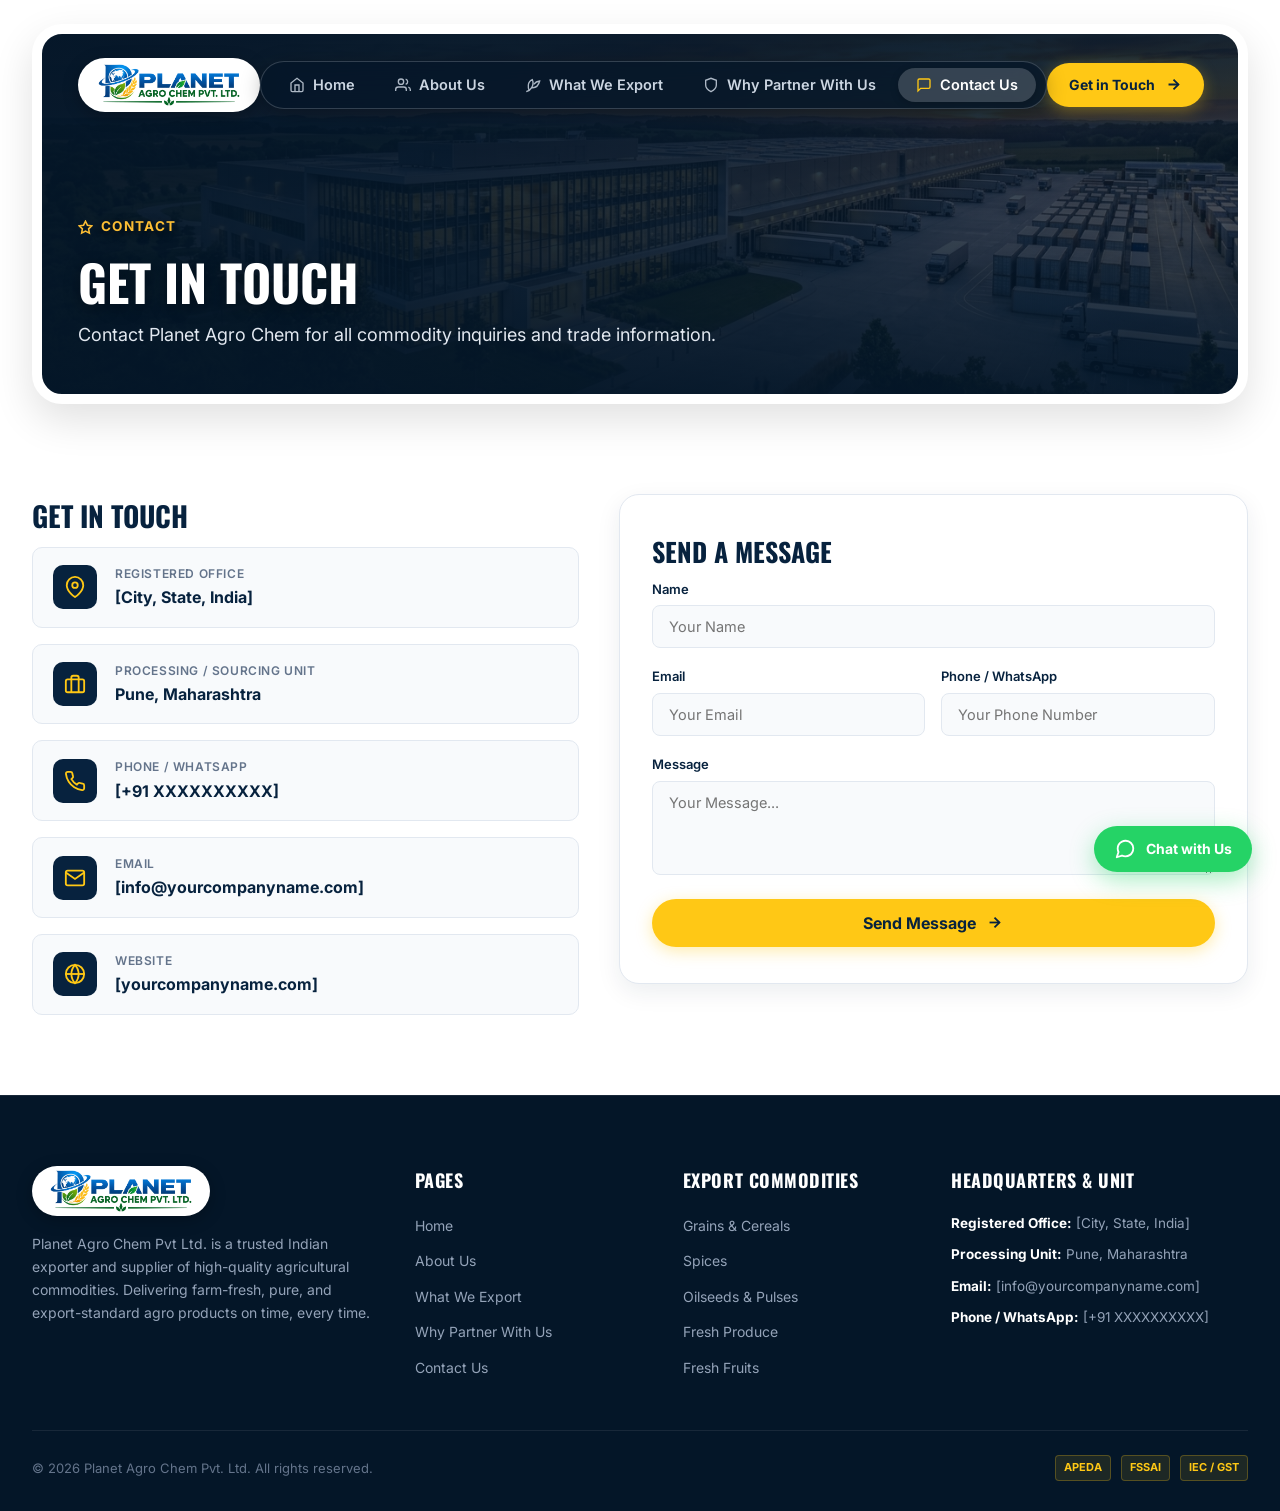
<file: contact.html>
<!DOCTYPE html>
<html lang="en">
<head>
  <meta charset="UTF-8">
  <meta name="viewport" content="width=device-width, initial-scale=1.0">
  <title>Contact Us | Planet Agro Chem Pvt. Ltd.</title>
  <meta name="description" content="Get in touch with Planet Agro Chem Pvt Ltd for bulk agricultural commodity export quotes, shipping schedules, and container bookings.">
  <link rel="icon" type="image/png" href="planet-logo.png">
  <link rel="preconnect" href="https://fonts.googleapis.com">
  <link rel="preconnect" href="https://fonts.gstatic.com" crossorigin>
  <link href="https://fonts.googleapis.com/css2?family=Inter:wght@400;500;600;700;800&family=Oswald:wght@500;600;700&display=swap" rel="stylesheet">
  <link rel="stylesheet" href="styles.css">
</head>
<body>

  <!-- ==================== INNER HERO SECTION ==================== -->
  <div class="page-hero-wrapper">
    <div class="page-hero-card hero-contact">
      <div class="page-hero-inner">
        <!-- Top Executive Navbar -->
        <nav class="hero-navbar">
          <a href="index.html" class="brand-wrap" aria-label="Planet Agro Chem Pvt. Ltd. Home">
            <div class="brand-logo-frame">
              <img src="headerlogo.png" alt="Planet Agro Chem Pvt. Ltd." class="brand-logo-img">
            </div>
          </a>

          <div class="nav-links">
            <a href="index.html" class="nav-link-item">
              <svg viewBox="0 0 24 24" fill="none" stroke="currentColor" stroke-width="2"><path d="M3 9l9-7 9 7v11a2 2 0 0 1-2 2H5a2 2 0 0 1-2-2z"></path><polyline points="9 22 9 12 15 12 15 22"></polyline></svg>
              <span>Home</span>
            </a>
            <a href="about.html" class="nav-link-item">
              <svg viewBox="0 0 24 24" fill="none" stroke="currentColor" stroke-width="2"><path d="M17 21v-2a4 4 0 0 0-4-4H5a4 4 0 0 0-4 4v2"></path><circle cx="9" cy="7" r="4"></circle><path d="M23 21v-2a4 4 0 0 0-3-3.87"></path><path d="M16 3.13a4 4 0 0 1 0 7.75"></path></svg>
              <span>About Us</span>
            </a>
            <a href="products.html" class="nav-link-item">
              <svg viewBox="0 0 24 24" fill="none" stroke="currentColor" stroke-width="2"><path d="M2 22s5.5-1.5 8-6c3.5-6.5 1-12 1-12s-5.5 2.5-6 8c-.4 4.5 1 8 1 8z"></path><path d="M10 16c4.5.5 10-2 12-10 0 0-5.5.5-9 5"></path></svg>
              <span>What We Export</span>
            </a>
            <a href="global-export.html" class="nav-link-item">
              <svg viewBox="0 0 24 24" fill="none" stroke="currentColor" stroke-width="2"><path d="M12 22s8-4 8-10V5l-8-3-8 3v7c0 6 8 10 8 10z"></path></svg>
              <span>Why Partner With Us</span>
            </a>
            <a href="contact.html" class="nav-link-item active">
              <svg viewBox="0 0 24 24" fill="none" stroke="currentColor" stroke-width="2"><path d="M21 15a2 2 0 0 1-2 2H7l-4 4V5a2 2 0 0 1 2-2h14a2 2 0 0 1 2 2z"></path></svg>
              <span>Contact Us</span>
            </a>
          </div>

          <div class="nav-actions-wrap">
            <a href="contact.html" class="btn-yellow nav-cta-btn">
              <span>Get in Touch</span>
              <svg class="btn-arrow-icon" viewBox="0 0 24 24" fill="none" stroke="currentColor" stroke-width="2.5"><line x1="5" y1="12" x2="19" y2="12"></line><polyline points="12 5 19 12 12 19"></polyline></svg>
            </a>
            <button class="nav-mobile-toggle" id="navMobileToggle" aria-label="Toggle Navigation Menu">
              <span class="toggle-bar"></span>
              <span class="toggle-bar"></span>
              <span class="toggle-bar"></span>
            </button>
          </div>

          <!-- Mobile Navigation Drawer -->
          <div class="mobile-nav-drawer" id="mobileNavDrawer" aria-hidden="true">
            <div class="mobile-nav-inner">
              <div class="mobile-nav-links">
                <a href="index.html" class="mobile-nav-item">
                  <svg viewBox="0 0 24 24" fill="none" stroke="currentColor" stroke-width="2"><path d="M3 9l9-7 9 7v11a2 2 0 0 1-2 2H5a2 2 0 0 1-2-2z"></path><polyline points="9 22 9 12 15 12 15 22"></polyline></svg>
                  <span>Home</span>
                </a>
                <a href="about.html" class="mobile-nav-item">
                  <svg viewBox="0 0 24 24" fill="none" stroke="currentColor" stroke-width="2"><path d="M17 21v-2a4 4 0 0 0-4-4H5a4 4 0 0 0-4 4v2"></path><circle cx="9" cy="7" r="4"></circle><path d="M23 21v-2a4 4 0 0 0-3-3.87"></path><path d="M16 3.13a4 4 0 0 1 0 7.75"></path></svg>
                  <span>About Us</span>
                </a>
                <a href="products.html" class="mobile-nav-item">
                  <svg viewBox="0 0 24 24" fill="none" stroke="currentColor" stroke-width="2"><path d="M2 22s5.5-1.5 8-6c3.5-6.5 1-12 1-12s-5.5 2.5-6 8c-.4 4.5 1 8 1 8z"></path><path d="M10 16c4.5.5 10-2 12-10 0 0-5.5.5-9 5"></path></svg>
                  <span>What We Export</span>
                </a>
                <a href="global-export.html" class="mobile-nav-item">
                  <svg viewBox="0 0 24 24" fill="none" stroke="currentColor" stroke-width="2"><path d="M12 22s8-4 8-10V5l-8-3-8 3v7c0 6 8 10 8 10z"></path></svg>
                  <span>Why Partner With Us</span>
                </a>
                <a href="contact.html" class="mobile-nav-item active">
                  <svg viewBox="0 0 24 24" fill="none" stroke="currentColor" stroke-width="2"><path d="M21 15a2 2 0 0 1-2 2H7l-4 4V5a2 2 0 0 1 2-2h14a2 2 0 0 1 2 2z"></path></svg>
                  <span>Contact Us</span>
                </a>
              </div>
              <a href="contact.html" class="btn-yellow mobile-cta-btn">
                <span>Get in Touch</span>
                <svg class="btn-arrow-icon" viewBox="0 0 24 24" fill="none" stroke="currentColor" stroke-width="2.5"><line x1="5" y1="12" x2="19" y2="12"></line><polyline points="12 5 19 12 12 19"></polyline></svg>
              </a>
            </div>
          </div>
        </nav>

        <!-- Inner Hero Title -->
        <div class="page-title-wrap">
          <div class="hero-pill-badge">
            <svg width="15" height="15" viewBox="0 0 24 24" fill="none" stroke="currentColor" stroke-width="2.5"><path d="M12 2l3.09 6.26L22 9.27l-5 4.87 1.18 6.88L12 17.77l-6.18 3.25L7 14.14 2 9.27l6.91-1.01L12 2z"></path></svg>
            <span>CONTACT</span>
          </div>
          <h1 class="page-main-title">GET IN TOUCH</h1>
          <p class="page-subtext">Contact Planet Agro Chem for all commodity inquiries and trade information.</p>
        </div>
      </div>
    </div>
  </div>

  <!-- ==================== CONTACT SECTION ==================== -->
  <section class="section-container">
    <div class="section-inner">
      <div class="contact-layout-grid">
        <!-- Contact Information Cards -->
        <div class="contact-info-col">
          <h3 class="contact-col-title">Get in Touch</h3>

          <div class="contact-details-list">
            <!-- Registered Office -->
            <div class="contact-entry-card">
              <div class="ce-icon">
                <svg viewBox="0 0 24 24" fill="none" stroke="currentColor" stroke-width="2"><path d="M21 10c0 7-9 13-9 13s-9-6-9-13a9 9 0 0 1 18 0z"></path><circle cx="12" cy="10" r="3"></circle></svg>
              </div>
              <div class="ce-body">
                <span class="ce-label">Registered Office</span>
                <strong class="ce-value">[City, State, India]</strong>
              </div>
            </div>

            <!-- Processing / Sourcing Unit -->
            <div class="contact-entry-card">
              <div class="ce-icon">
                <svg viewBox="0 0 24 24" fill="none" stroke="currentColor" stroke-width="2"><rect x="2" y="7" width="20" height="14" rx="2" ry="2"></rect><path d="M16 21V5a2 2 0 0 0-2-2h-4a2 2 0 0 0-2 2v16"></path></svg>
              </div>
              <div class="ce-body">
                <span class="ce-label">Processing / Sourcing Unit</span>
                <strong class="ce-value">Pune, Maharashtra</strong>
              </div>
            </div>

            <!-- Phone / WhatsApp -->
            <div class="contact-entry-card">
              <div class="ce-icon">
                <svg viewBox="0 0 24 24" fill="none" stroke="currentColor" stroke-width="2"><path d="M22 16.92v3a2 2 0 0 1-2.18 2 19.79 19.79 0 0 1-8.63-3.07 19.5 19.5 0 0 1-6-6 19.79 19.79 0 0 1-3.07-8.67A2 2 0 0 1 4.11 2h3a2 2 0 0 1 2 1.72 12.84 12.84 0 0 0 .7 2.81 2 2 0 0 1-.45 2.11L8.09 9.91a16 16 0 0 0 6 6l1.27-1.27a2 2 0 0 1 2.11-.45 12.84 12.84 0 0 0 2.81.7A2 2 0 0 1 22 16.92z"></path></svg>
              </div>
              <div class="ce-body">
                <span class="ce-label">Phone / WhatsApp</span>
                <strong class="ce-value"><a href="tel:+91XXXXXXXXXX" class="ce-link">[+91 XXXXXXXXXX]</a></strong>
              </div>
            </div>

            <!-- Email -->
            <div class="contact-entry-card">
              <div class="ce-icon">
                <svg viewBox="0 0 24 24" fill="none" stroke="currentColor" stroke-width="2"><path d="M4 4h16c1.1 0 2 .9 2 2v12c0 1.1-.9 2-2 2H4c-1.1 0-2-.9-2-2V6c0-1.1.9-2 2-2z"></path><polyline points="22,6 12,13 2,6"></polyline></svg>
              </div>
              <div class="ce-body">
                <span class="ce-label">Email</span>
                <strong class="ce-value"><a href="mailto:info@yourcompanyname.com" class="ce-link">[info@yourcompanyname.com]</a></strong>
              </div>
            </div>

            <!-- Website -->
            <div class="contact-entry-card">
              <div class="ce-icon">
                <svg viewBox="0 0 24 24" fill="none" stroke="currentColor" stroke-width="2"><circle cx="12" cy="12" r="10"></circle><line x1="2" y1="12" x2="22" y2="12"></line><path d="M12 2a15.3 15.3 0 0 1 4 10 15.3 15.3 0 0 1-4 10 15.3 15.3 0 0 1-4-10 15.3 15.3 0 0 1 4-10z"></path></svg>
              </div>
              <div class="ce-body">
                <span class="ce-label">Website</span>
                <strong class="ce-value"><a href="#" class="ce-link">[yourcompanyname.com]</a></strong>
              </div>
            </div>
          </div>
        </div>

        <!-- Clean, Simple Inquiry Form -->
        <div class="contact-form-col">
          <div class="contact-form-card">
            <h3 class="form-title">Send a Message</h3>

            <form id="contactForm" class="contact-inquiry-form">
              <div class="form-group">
                <label for="contactName" class="form-label">Name</label>
                <input type="text" id="contactName" name="name" class="form-input" placeholder="Your Name" required>
              </div>

              <div class="form-row-2">
                <div class="form-group">
                  <label for="contactEmail" class="form-label">Email</label>
                  <input type="email" id="contactEmail" name="email" class="form-input" placeholder="Your Email" required>
                </div>
                <div class="form-group">
                  <label for="contactPhone" class="form-label">Phone / WhatsApp</label>
                  <input type="tel" id="contactPhone" name="phone" class="form-input" placeholder="Your Phone Number" required>
                </div>
              </div>

              <div class="form-group">
                <label for="contactMessage" class="form-label">Message</label>
                <textarea id="contactMessage" name="message" class="form-textarea" rows="4" placeholder="Your Message..." required></textarea>
              </div>

              <button type="submit" class="btn-yellow form-submit-btn">
                <span>Send Message</span>
                <svg class="btn-arrow-icon" viewBox="0 0 24 24" fill="none" stroke="currentColor" stroke-width="2.5"><line x1="5" y1="12" x2="19" y2="12"></line><polyline points="12 5 19 12 12 19"></polyline></svg>
              </button>
              <div id="formSuccessMessage" class="form-success-alert" style="display: none;">
                Thank you! Your message has been sent. We will get back to you shortly.
              </div>
            </form>
          </div>
        </div>
      </div>
    </div>
  </section>

  <!-- ==================== FOOTER ==================== -->
  <footer class="site-footer">
    <div class="footer-inner">
      <div class="footer-top-row">
        <div class="footer-brand-col">
          <div class="brand-logo-frame footer-logo-frame">
            <img src="headerlogo.png" alt="Planet Agro Chem Pvt. Ltd." class="brand-logo-img">
          </div>
          <p class="footer-brand-text">
            Planet Agro Chem Pvt Ltd. is a trusted Indian exporter and supplier of high-quality agricultural commodities. Delivering farm-fresh, pure, and export-standard agro products on time, every time.
          </p>
        </div>

        <div class="footer-links-col">
          <h4 class="footer-title">Pages</h4>
          <ul class="footer-nav-list">
            <li><a href="index.html">Home</a></li>
            <li><a href="about.html">About Us</a></li>
            <li><a href="products.html">What We Export</a></li>
            <li><a href="global-export.html">Why Partner With Us</a></li>
            <li><a href="contact.html">Contact Us</a></li>
          </ul>
        </div>

        <div class="footer-links-col">
          <h4 class="footer-title">Export Commodities</h4>
          <ul class="footer-nav-list">
            <li><a href="products.html">Grains &amp; Cereals</a></li>
            <li><a href="products.html">Spices</a></li>
            <li><a href="products.html">Oilseeds &amp; Pulses</a></li>
            <li><a href="products.html">Fresh Produce</a></li>
            <li><a href="products.html">Fresh Fruits</a></li>
          </ul>
        </div>

        <div class="footer-contact-col">
          <h4 class="footer-title">Headquarters &amp; Unit</h4>
          <p class="footer-contact-item"><strong>Registered Office:</strong> [City, State, India]</p>
          <p class="footer-contact-item"><strong>Processing Unit:</strong> Pune, Maharashtra</p>
          <p class="footer-contact-item"><strong>Email:</strong> [info@yourcompanyname.com]</p>
          <p class="footer-contact-item"><strong>Phone / WhatsApp:</strong> [+91 XXXXXXXXXX]</p>
        </div>
      </div>

      <div class="footer-bottom-row">
        <p>&copy; 2026 Planet Agro Chem Pvt. Ltd. All rights reserved.</p>
        <div class="footer-compliance-badges">
          <span class="fc-badge">APEDA</span>
          <span class="fc-badge">FSSAI</span>
          <span class="fc-badge">IEC / GST</span>
        </div>
      </div>
    </div>
  </footer>

  <!-- Floating WhatsApp CTA -->
  <a href="https://wa.me/91XXXXXXXXXX" target="_blank" rel="noopener noreferrer" class="floating-whatsapp-btn" aria-label="Chat on WhatsApp">
    <svg viewBox="0 0 24 24" fill="none" stroke="currentColor" stroke-width="2" stroke-linecap="round" stroke-linejoin="round">
      <path d="M21 11.5a8.38 8.38 0 0 1-.9 3.8 8.5 8.5 0 0 1-7.6 4.7 8.38 8.38 0 0 1-3.8-.9L3 21l1.9-5.7a8.38 8.38 0 0 1-.9-3.8 8.5 8.5 0 0 1 4.7-7.6 8.38 8.38 0 0 1 3.8-.9h.5a8.48 8.48 0 0 1 8 8v.5z"></path>
    </svg>
    <span>Chat with Us</span>
  </a>

  <script src="script.js"></script>
</body>
</html>
</file>
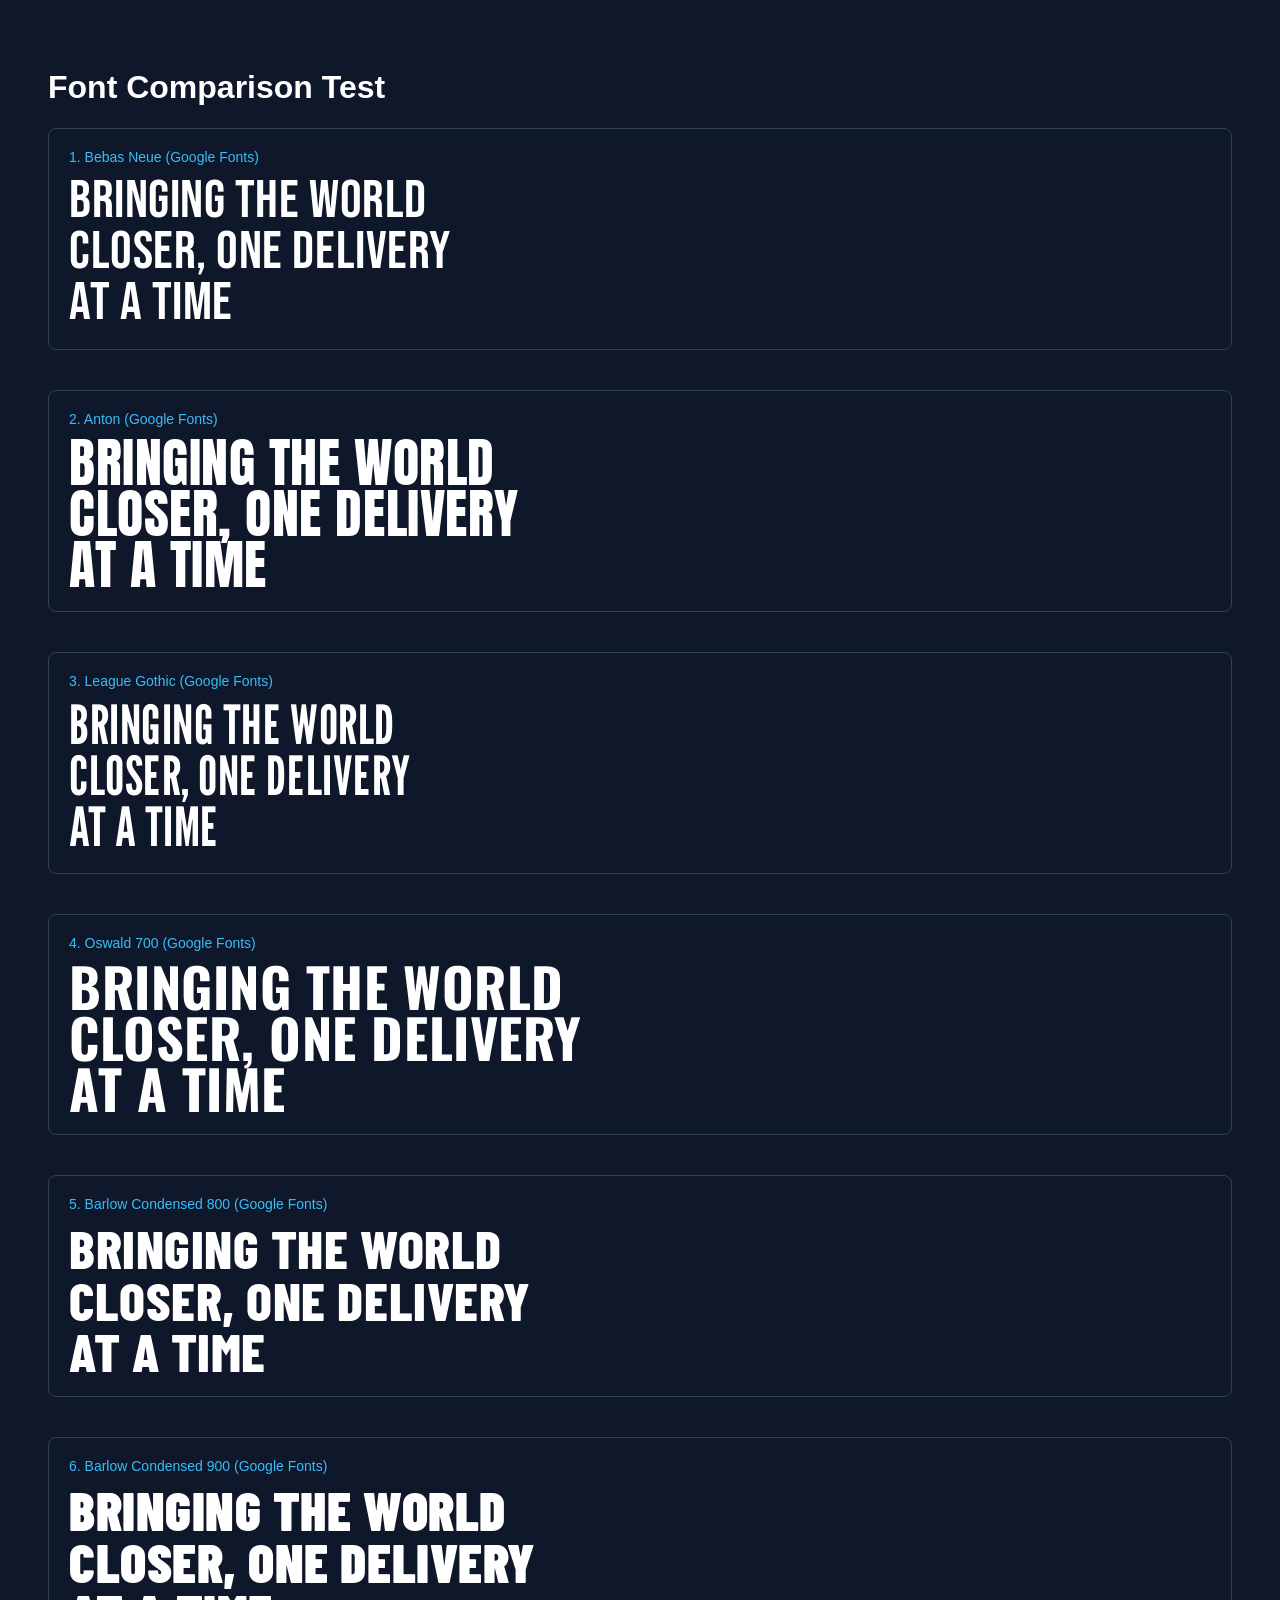
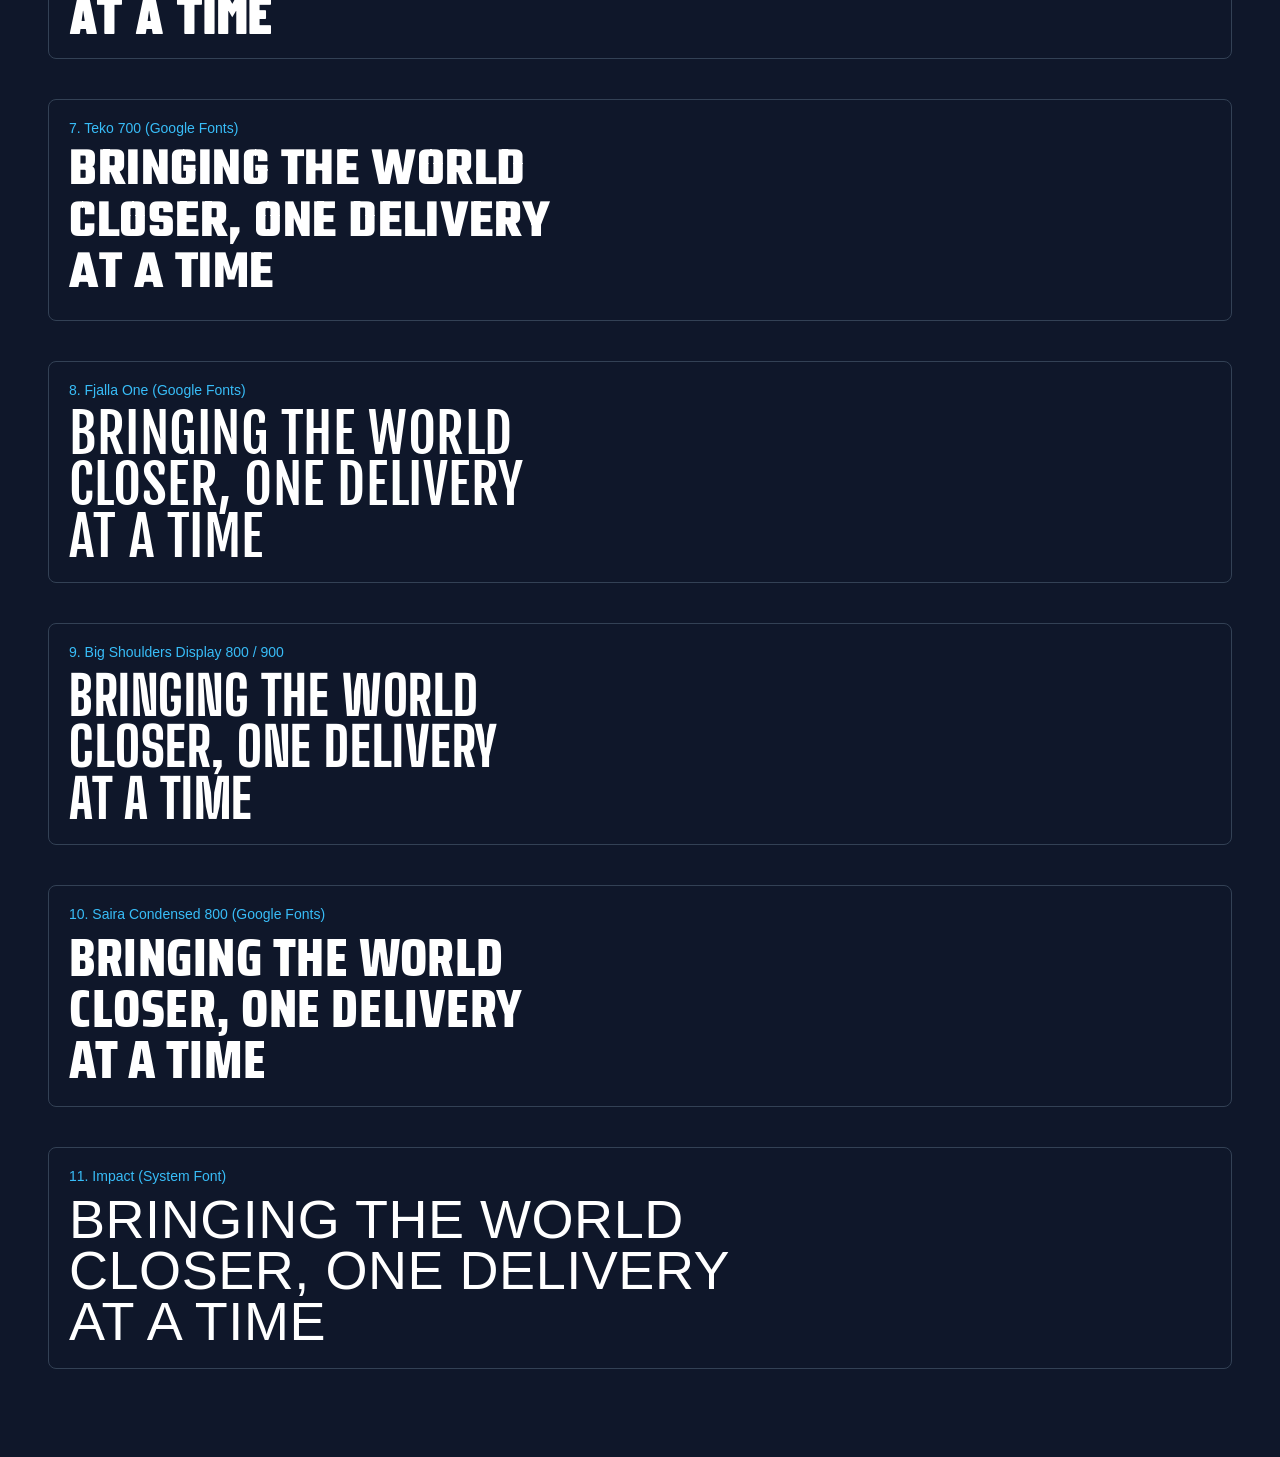
<file: font_test.html>
<!DOCTYPE html>
<html>
<head>
  <meta charset="utf-8">
  <link rel="preconnect" href="https://fonts.googleapis.com">
  <link rel="preconnect" href="https://fonts.gstatic.com" crossorigin>
  <link href="https://fonts.googleapis.com/css2?family=Anton&family=Barlow+Condensed:wght@700;800;900&family=Bebas+Neue&family=Big+Shoulders+Display:wght@700;800;900&family=Fjalla+One&family=League+Gothic&family=Oswald:wght@600;700&family=Saira+Condensed:wght@700;800;900&family=Teko:wght@600;700&display=swap" rel="stylesheet">
  <style>
    body {
      background: #0f172a;
      color: #fff;
      font-family: sans-serif;
      padding: 40px;
    }
    .sample {
      margin-bottom: 40px;
      padding: 20px;
      border: 1px solid #334155;
      border-radius: 8px;
    }
    .label {
      font-family: sans-serif;
      font-size: 14px;
      color: #38bdf8;
      margin-bottom: 10px;
      text-transform: none;
    }
    .text {
      font-size: 54px;
      line-height: 0.95;
      text-transform: uppercase;
      letter-spacing: 0.01em;
    }
  </style>
</head>
<body>
  <h1>Font Comparison Test</h1>
  
  <div class="sample">
    <div class="label">1. Bebas Neue (Google Fonts)</div>
    <div class="text" style="font-family: 'Bebas Neue', sans-serif;">
      BRINGING THE WORLD<br>
      CLOSER, ONE DELIVERY<br>
      AT A TIME
    </div>
  </div>

  <div class="sample">
    <div class="label">2. Anton (Google Fonts)</div>
    <div class="text" style="font-family: 'Anton', sans-serif;">
      BRINGING THE WORLD<br>
      CLOSER, ONE DELIVERY<br>
      AT A TIME
    </div>
  </div>

  <div class="sample">
    <div class="label">3. League Gothic (Google Fonts)</div>
    <div class="text" style="font-family: 'League Gothic', sans-serif;">
      BRINGING THE WORLD<br>
      CLOSER, ONE DELIVERY<br>
      AT A TIME
    </div>
  </div>

  <div class="sample">
    <div class="label">4. Oswald 700 (Google Fonts)</div>
    <div class="text" style="font-family: 'Oswald', sans-serif; font-weight: 700;">
      BRINGING THE WORLD<br>
      CLOSER, ONE DELIVERY<br>
      AT A TIME
    </div>
  </div>

  <div class="sample">
    <div class="label">5. Barlow Condensed 800 (Google Fonts)</div>
    <div class="text" style="font-family: 'Barlow Condensed', sans-serif; font-weight: 800;">
      BRINGING THE WORLD<br>
      CLOSER, ONE DELIVERY<br>
      AT A TIME
    </div>
  </div>

  <div class="sample">
    <div class="label">6. Barlow Condensed 900 (Google Fonts)</div>
    <div class="text" style="font-family: 'Barlow Condensed', sans-serif; font-weight: 900;">
      BRINGING THE WORLD<br>
      CLOSER, ONE DELIVERY<br>
      AT A TIME
    </div>
  </div>

  <div class="sample">
    <div class="label">7. Teko 700 (Google Fonts)</div>
    <div class="text" style="font-family: 'Teko', sans-serif; font-weight: 700;">
      BRINGING THE WORLD<br>
      CLOSER, ONE DELIVERY<br>
      AT A TIME
    </div>
  </div>

  <div class="sample">
    <div class="label">8. Fjalla One (Google Fonts)</div>
    <div class="text" style="font-family: 'Fjalla One', sans-serif;">
      BRINGING THE WORLD<br>
      CLOSER, ONE DELIVERY<br>
      AT A TIME
    </div>
  </div>

  <div class="sample">
    <div class="label">9. Big Shoulders Display 800 / 900</div>
    <div class="text" style="font-family: 'Big Shoulders Display', sans-serif; font-weight: 800;">
      BRINGING THE WORLD<br>
      CLOSER, ONE DELIVERY<br>
      AT A TIME
    </div>
  </div>

  <div class="sample">
    <div class="label">10. Saira Condensed 800 (Google Fonts)</div>
    <div class="text" style="font-family: 'Saira Condensed', sans-serif; font-weight: 800;">
      BRINGING THE WORLD<br>
      CLOSER, ONE DELIVERY<br>
      AT A TIME
    </div>
  </div>

  <div class="sample">
    <div class="label">11. Impact (System Font)</div>
    <div class="text" style="font-family: Impact, sans-serif;">
      BRINGING THE WORLD<br>
      CLOSER, ONE DELIVERY<br>
      AT A TIME
    </div>
  </div>
</body>
</html>
</file>
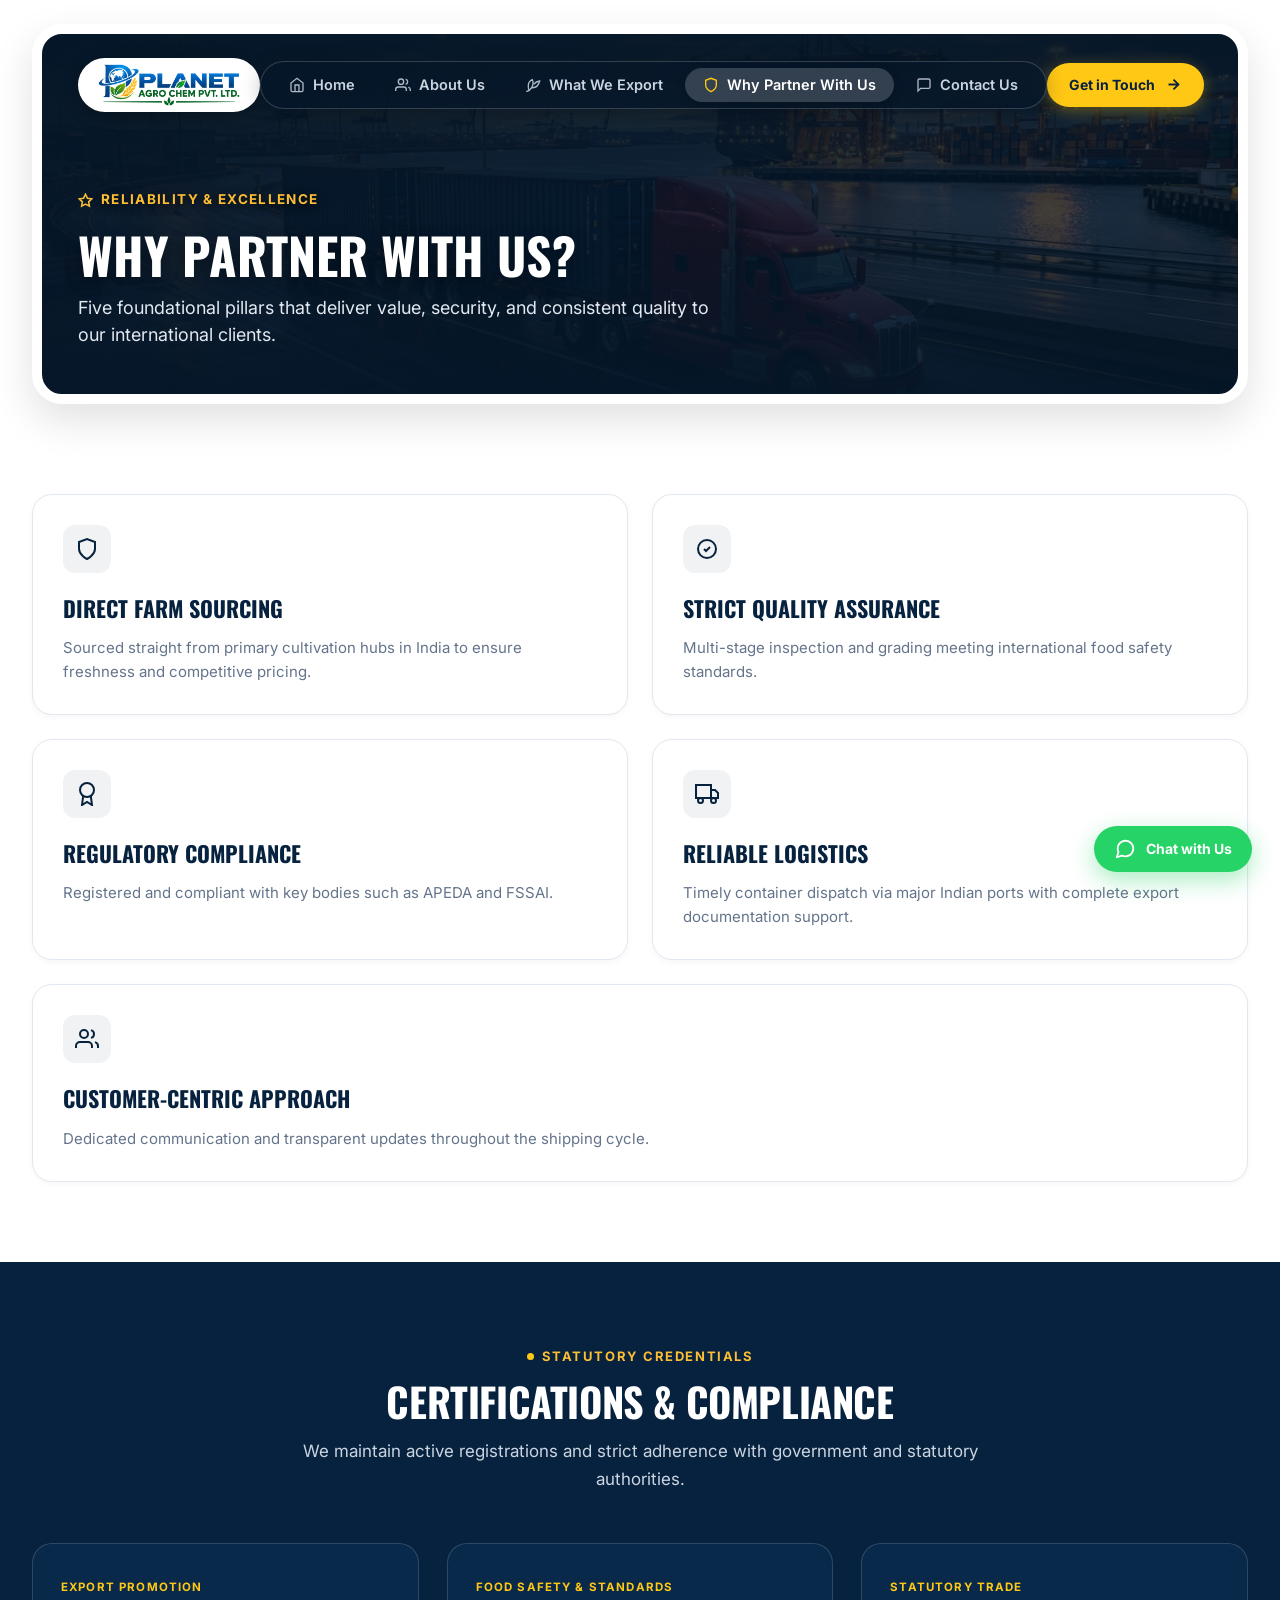
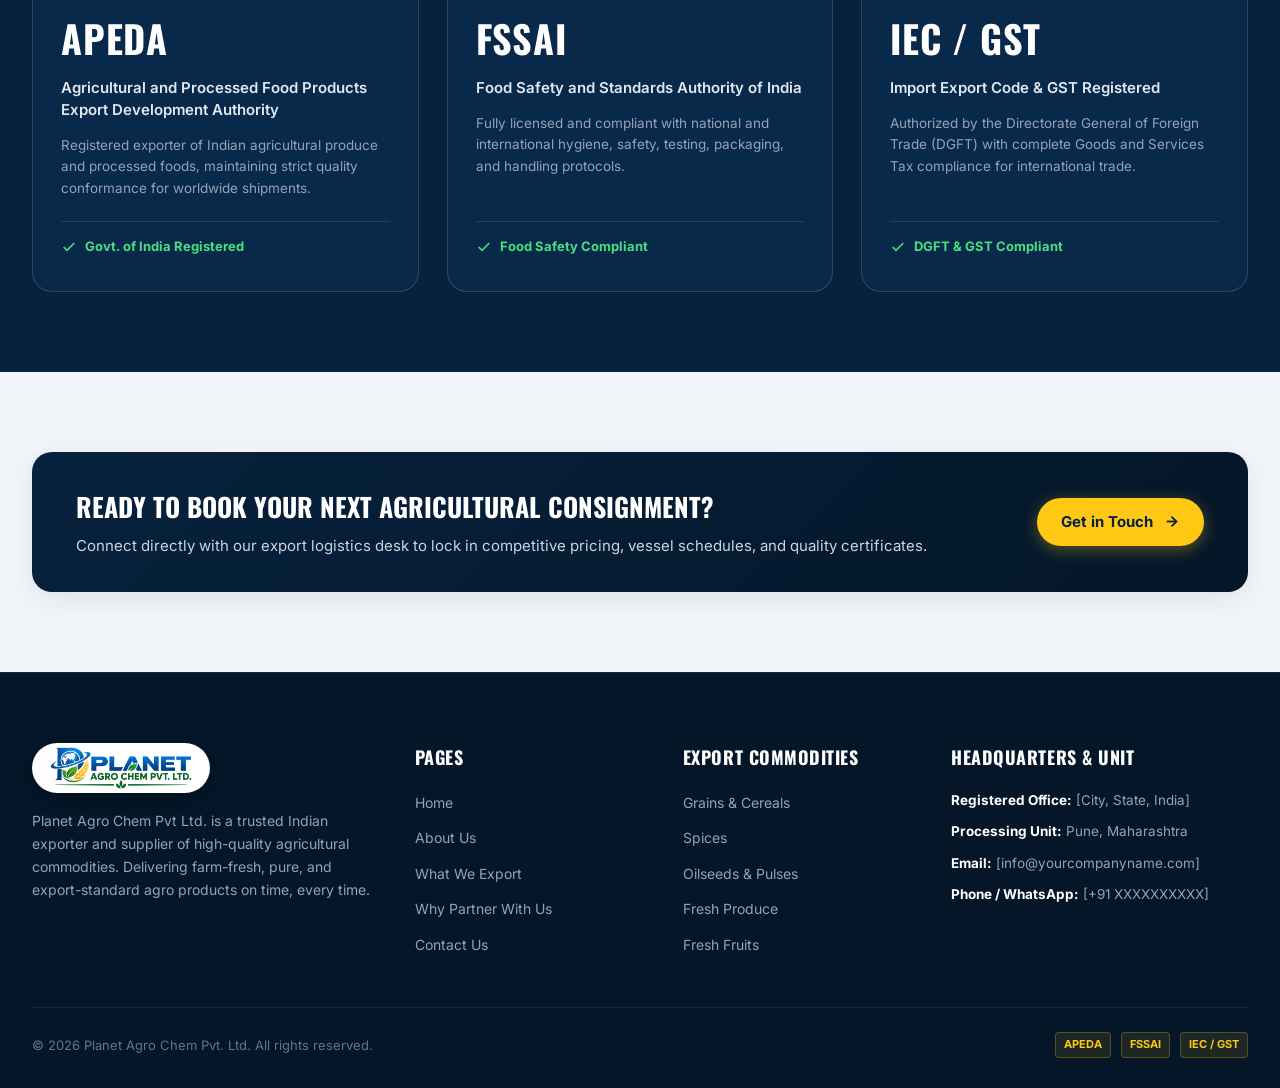
<file: global-export.html>
<!DOCTYPE html>
<html lang="en">
<head>
  <meta charset="UTF-8">
  <meta name="viewport" content="width=device-width, initial-scale=1.0">
  <title>Why Partner With Us | Planet Agro Chem Pvt. Ltd.</title>
  <meta name="description" content="Discover why global commodity buyers choose Planet Agro Chem: Direct Farm Sourcing, Strict Quality Assurance, APEDA & FSSAI Compliance, and Reliable Container Logistics.">
  <link rel="icon" type="image/png" href="planet-logo.png">
  <link rel="preconnect" href="https://fonts.googleapis.com">
  <link rel="preconnect" href="https://fonts.gstatic.com" crossorigin>
  <link href="https://fonts.googleapis.com/css2?family=Inter:wght@400;500;600;700;800&family=Oswald:wght@500;600;700&display=swap" rel="stylesheet">
  <link rel="stylesheet" href="styles.css">
</head>
<body>

  <!-- ==================== INNER HERO SECTION ==================== -->
  <div class="page-hero-wrapper">
    <div class="page-hero-card hero-export">
      <div class="page-hero-inner">
        <!-- Top Executive Navbar -->
        <nav class="hero-navbar">
          <a href="index.html" class="brand-wrap" aria-label="Planet Agro Chem Pvt. Ltd. Home">
            <div class="brand-logo-frame">
              <img src="headerlogo.png" alt="Planet Agro Chem Pvt. Ltd." class="brand-logo-img">
            </div>
          </a>

          <div class="nav-links">
            <a href="index.html" class="nav-link-item">
              <svg viewBox="0 0 24 24" fill="none" stroke="currentColor" stroke-width="2"><path d="M3 9l9-7 9 7v11a2 2 0 0 1-2 2H5a2 2 0 0 1-2-2z"></path><polyline points="9 22 9 12 15 12 15 22"></polyline></svg>
              <span>Home</span>
            </a>
            <a href="about.html" class="nav-link-item">
              <svg viewBox="0 0 24 24" fill="none" stroke="currentColor" stroke-width="2"><path d="M17 21v-2a4 4 0 0 0-4-4H5a4 4 0 0 0-4 4v2"></path><circle cx="9" cy="7" r="4"></circle><path d="M23 21v-2a4 4 0 0 0-3-3.87"></path><path d="M16 3.13a4 4 0 0 1 0 7.75"></path></svg>
              <span>About Us</span>
            </a>
            <a href="products.html" class="nav-link-item">
              <svg viewBox="0 0 24 24" fill="none" stroke="currentColor" stroke-width="2"><path d="M2 22s5.5-1.5 8-6c3.5-6.5 1-12 1-12s-5.5 2.5-6 8c-.4 4.5 1 8 1 8z"></path><path d="M10 16c4.5.5 10-2 12-10 0 0-5.5.5-9 5"></path></svg>
              <span>What We Export</span>
            </a>
            <a href="global-export.html" class="nav-link-item active">
              <svg viewBox="0 0 24 24" fill="none" stroke="currentColor" stroke-width="2"><path d="M12 22s8-4 8-10V5l-8-3-8 3v7c0 6 8 10 8 10z"></path></svg>
              <span>Why Partner With Us</span>
            </a>
            <a href="contact.html" class="nav-link-item">
              <svg viewBox="0 0 24 24" fill="none" stroke="currentColor" stroke-width="2"><path d="M21 15a2 2 0 0 1-2 2H7l-4 4V5a2 2 0 0 1 2-2h14a2 2 0 0 1 2 2z"></path></svg>
              <span>Contact Us</span>
            </a>
          </div>

          <div class="nav-actions-wrap">
            <a href="contact.html" class="btn-yellow nav-cta-btn">
              <span>Get in Touch</span>
              <svg class="btn-arrow-icon" viewBox="0 0 24 24" fill="none" stroke="currentColor" stroke-width="2.5"><line x1="5" y1="12" x2="19" y2="12"></line><polyline points="12 5 19 12 12 19"></polyline></svg>
            </a>
            <button class="nav-mobile-toggle" id="navMobileToggle" aria-label="Toggle Navigation Menu">
              <span class="toggle-bar"></span>
              <span class="toggle-bar"></span>
              <span class="toggle-bar"></span>
            </button>
          </div>

          <!-- Mobile Navigation Drawer -->
          <div class="mobile-nav-drawer" id="mobileNavDrawer" aria-hidden="true">
            <div class="mobile-nav-inner">
              <div class="mobile-nav-links">
                <a href="index.html" class="mobile-nav-item">
                  <svg viewBox="0 0 24 24" fill="none" stroke="currentColor" stroke-width="2"><path d="M3 9l9-7 9 7v11a2 2 0 0 1-2 2H5a2 2 0 0 1-2-2z"></path><polyline points="9 22 9 12 15 12 15 22"></polyline></svg>
                  <span>Home</span>
                </a>
                <a href="about.html" class="mobile-nav-item">
                  <svg viewBox="0 0 24 24" fill="none" stroke="currentColor" stroke-width="2"><path d="M17 21v-2a4 4 0 0 0-4-4H5a4 4 0 0 0-4 4v2"></path><circle cx="9" cy="7" r="4"></circle><path d="M23 21v-2a4 4 0 0 0-3-3.87"></path><path d="M16 3.13a4 4 0 0 1 0 7.75"></path></svg>
                  <span>About Us</span>
                </a>
                <a href="products.html" class="mobile-nav-item">
                  <svg viewBox="0 0 24 24" fill="none" stroke="currentColor" stroke-width="2"><path d="M2 22s5.5-1.5 8-6c3.5-6.5 1-12 1-12s-5.5 2.5-6 8c-.4 4.5 1 8 1 8z"></path><path d="M10 16c4.5.5 10-2 12-10 0 0-5.5.5-9 5"></path></svg>
                  <span>What We Export</span>
                </a>
                <a href="global-export.html" class="mobile-nav-item active">
                  <svg viewBox="0 0 24 24" fill="none" stroke="currentColor" stroke-width="2"><path d="M12 22s8-4 8-10V5l-8-3-8 3v7c0 6 8 10 8 10z"></path></svg>
                  <span>Why Partner With Us</span>
                </a>
                <a href="contact.html" class="mobile-nav-item">
                  <svg viewBox="0 0 24 24" fill="none" stroke="currentColor" stroke-width="2"><path d="M21 15a2 2 0 0 1-2 2H7l-4 4V5a2 2 0 0 1 2-2h14a2 2 0 0 1 2 2z"></path></svg>
                  <span>Contact Us</span>
                </a>
              </div>
              <a href="contact.html" class="btn-yellow mobile-cta-btn">
                <span>Get in Touch</span>
                <svg class="btn-arrow-icon" viewBox="0 0 24 24" fill="none" stroke="currentColor" stroke-width="2.5"><line x1="5" y1="12" x2="19" y2="12"></line><polyline points="12 5 19 12 12 19"></polyline></svg>
              </a>
            </div>
          </div>
        </nav>

        <!-- Inner Hero Title -->
        <div class="page-title-wrap">
          <div class="hero-pill-badge">
            <svg width="15" height="15" viewBox="0 0 24 24" fill="none" stroke="currentColor" stroke-width="2.5"><path d="M12 2l3.09 6.26L22 9.27l-5 4.87 1.18 6.88L12 17.77l-6.18 3.25L7 14.14 2 9.27l6.91-1.01L12 2z"></path></svg>
            <span>RELIABILITY &amp; EXCELLENCE</span>
          </div>
          <h1 class="page-main-title">WHY PARTNER WITH US?</h1>
          <p class="page-subtext">Five foundational pillars that deliver value, security, and consistent quality to our international clients.</p>
        </div>
      </div>
    </div>
  </div>

  <!-- ==================== 5 PILLARS ==================== -->
  <section class="section-container">
    <div class="section-inner">
      <div class="why-us-grid">
        <!-- 1. Direct Farm Sourcing -->
        <div class="why-card">
          <div class="why-icon-box">
            <svg viewBox="0 0 24 24" fill="none" stroke="currentColor" stroke-width="2"><path d="M12 22s8-4 8-10V5l-8-3-8 3v7c0 6 8 10 8 10z"></path></svg>
          </div>
          <h3 class="why-title">Direct Farm Sourcing</h3>
          <p class="why-desc">Sourced straight from primary cultivation hubs in India to ensure freshness and competitive pricing.</p>
        </div>

        <!-- 2. Strict Quality Assurance -->
        <div class="why-card">
          <div class="why-icon-box">
            <svg viewBox="0 0 24 24" fill="none" stroke="currentColor" stroke-width="2"><path d="M9 12l2 2 4-4m6 2a9 9 0 11-18 0 9 9 0 0118 0z"></path></svg>
          </div>
          <h3 class="why-title">Strict Quality Assurance</h3>
          <p class="why-desc">Multi-stage inspection and grading meeting international food safety standards.</p>
        </div>

        <!-- 3. Regulatory Compliance -->
        <div class="why-card">
          <div class="why-icon-box">
            <svg viewBox="0 0 24 24" fill="none" stroke="currentColor" stroke-width="2"><circle cx="12" cy="8" r="7"></circle><polyline points="8.21 13.89 7 23 12 20 17 23 15.79 13.88"></polyline></svg>
          </div>
          <h3 class="why-title">Regulatory Compliance</h3>
          <p class="why-desc">Registered and compliant with key bodies such as APEDA and FSSAI.</p>
        </div>

        <!-- 4. Reliable Logistics -->
        <div class="why-card">
          <div class="why-icon-box">
            <svg viewBox="0 0 24 24" fill="none" stroke="currentColor" stroke-width="2"><rect x="1" y="3" width="15" height="13"></rect><polygon points="16 8 20 8 23 11 23 16 16 16 16 8"></polygon><circle cx="5.5" cy="18.5" r="2.5"></circle><circle cx="18.5" cy="18.5" r="2.5"></circle></svg>
          </div>
          <h3 class="why-title">Reliable Logistics</h3>
          <p class="why-desc">Timely container dispatch via major Indian ports with complete export documentation support.</p>
        </div>

        <!-- 5. Customer-Centric Approach -->
        <div class="why-card why-card-wide">
          <div class="why-icon-box">
            <svg viewBox="0 0 24 24" fill="none" stroke="currentColor" stroke-width="2"><path d="M17 21v-2a4 4 0 0 0-4-4H5a4 4 0 0 0-4 4v2"></path><circle cx="9" cy="7" r="4"></circle><path d="M23 21v-2a4 4 0 0 0-3-3.87"></path><path d="M16 3.13a4 4 0 0 1 0 7.75"></path></svg>
          </div>
          <h3 class="why-title">Customer-Centric Approach</h3>
          <p class="why-desc">Dedicated communication and transparent updates throughout the shipping cycle.</p>
        </div>
      </div>
    </div>
  </section>

  <!-- ==================== CERTIFICATIONS & COMPLIANCE ==================== -->
  <section class="section-container bg-navy">
    <div class="section-inner">
      <div class="section-header-center">
        <div class="section-label label-light">
          <span class="label-dot"></span>
          <span>STATUTORY CREDENTIALS</span>
        </div>
        <h2 class="section-heading text-white">CERTIFICATIONS &amp; COMPLIANCE</h2>
        <p class="section-subtext text-light">We maintain active registrations and strict adherence with government and statutory authorities.</p>
      </div>

      <div class="certifications-grid">
        <!-- 1. APEDA -->
        <div class="cert-card">
          <div class="cert-badge-pill">EXPORT PROMOTION</div>
          <div class="cert-code">APEDA</div>
          <h3 class="cert-name">Agricultural and Processed Food Products Export Development Authority</h3>
          <p class="cert-desc">Registered exporter of Indian agricultural produce and processed foods, maintaining strict quality conformance for worldwide shipments.</p>
          <div class="cert-status">
            <svg viewBox="0 0 24 24" fill="none" stroke="currentColor" stroke-width="2.5"><polyline points="20 6 9 17 4 12"></polyline></svg>
            <span>Govt. of India Registered</span>
          </div>
        </div>

        <!-- 2. FSSAI -->
        <div class="cert-card">
          <div class="cert-badge-pill">FOOD SAFETY &amp; STANDARDS</div>
          <div class="cert-code">FSSAI</div>
          <h3 class="cert-name">Food Safety and Standards Authority of India</h3>
          <p class="cert-desc">Fully licensed and compliant with national and international hygiene, safety, testing, packaging, and handling protocols.</p>
          <div class="cert-status">
            <svg viewBox="0 0 24 24" fill="none" stroke="currentColor" stroke-width="2.5"><polyline points="20 6 9 17 4 12"></polyline></svg>
            <span>Food Safety Compliant</span>
          </div>
        </div>

        <!-- 3. IEC & GST -->
        <div class="cert-card">
          <div class="cert-badge-pill">STATUTORY TRADE</div>
          <div class="cert-code">IEC / GST</div>
          <h3 class="cert-name">Import Export Code &amp; GST Registered</h3>
          <p class="cert-desc">Authorized by the Directorate General of Foreign Trade (DGFT) with complete Goods and Services Tax compliance for international trade.</p>
          <div class="cert-status">
            <svg viewBox="0 0 24 24" fill="none" stroke="currentColor" stroke-width="2.5"><polyline points="20 6 9 17 4 12"></polyline></svg>
            <span>DGFT &amp; GST Compliant</span>
          </div>
        </div>
      </div>
    </div>
  </section>

  <!-- ==================== CTA BANNER ==================== -->
  <section class="section-container bg-light-alt">
    <div class="section-inner">
      <div class="products-cta-banner">
        <div class="cta-banner-content">
          <h3>Ready to Book Your Next Agricultural Consignment?</h3>
          <p>Connect directly with our export logistics desk to lock in competitive pricing, vessel schedules, and quality certificates.</p>
        </div>
        <a href="contact.html" class="btn-yellow">
          <span>Get in Touch</span>
          <svg class="btn-arrow-icon" viewBox="0 0 24 24" fill="none" stroke="currentColor" stroke-width="2.5"><line x1="5" y1="12" x2="19" y2="12"></line><polyline points="12 5 19 12 12 19"></polyline></svg>
        </a>
      </div>
    </div>
  </section>

  <!-- ==================== FOOTER ==================== -->
  <footer class="site-footer">
    <div class="footer-inner">
      <div class="footer-top-row">
        <div class="footer-brand-col">
          <div class="brand-logo-frame footer-logo-frame">
            <img src="headerlogo.png" alt="Planet Agro Chem Pvt. Ltd." class="brand-logo-img">
          </div>
          <p class="footer-brand-text">
            Planet Agro Chem Pvt Ltd. is a trusted Indian exporter and supplier of high-quality agricultural commodities. Delivering farm-fresh, pure, and export-standard agro products on time, every time.
          </p>
        </div>

        <div class="footer-links-col">
          <h4 class="footer-title">Pages</h4>
          <ul class="footer-nav-list">
            <li><a href="index.html">Home</a></li>
            <li><a href="about.html">About Us</a></li>
            <li><a href="products.html">What We Export</a></li>
            <li><a href="global-export.html">Why Partner With Us</a></li>
            <li><a href="contact.html">Contact Us</a></li>
          </ul>
        </div>

        <div class="footer-links-col">
          <h4 class="footer-title">Export Commodities</h4>
          <ul class="footer-nav-list">
            <li><a href="products.html">Grains &amp; Cereals</a></li>
            <li><a href="products.html">Spices</a></li>
            <li><a href="products.html">Oilseeds &amp; Pulses</a></li>
            <li><a href="products.html">Fresh Produce</a></li>
            <li><a href="products.html">Fresh Fruits</a></li>
          </ul>
        </div>

        <div class="footer-contact-col">
          <h4 class="footer-title">Headquarters &amp; Unit</h4>
          <p class="footer-contact-item"><strong>Registered Office:</strong> [City, State, India]</p>
          <p class="footer-contact-item"><strong>Processing Unit:</strong> Pune, Maharashtra</p>
          <p class="footer-contact-item"><strong>Email:</strong> [info@yourcompanyname.com]</p>
          <p class="footer-contact-item"><strong>Phone / WhatsApp:</strong> [+91 XXXXXXXXXX]</p>
        </div>
      </div>

      <div class="footer-bottom-row">
        <p>&copy; 2026 Planet Agro Chem Pvt. Ltd. All rights reserved.</p>
        <div class="footer-compliance-badges">
          <span class="fc-badge">APEDA</span>
          <span class="fc-badge">FSSAI</span>
          <span class="fc-badge">IEC / GST</span>
        </div>
      </div>
    </div>
  </footer>

  <!-- Floating WhatsApp CTA -->
  <a href="https://wa.me/91XXXXXXXXXX" target="_blank" rel="noopener noreferrer" class="floating-whatsapp-btn" aria-label="Chat on WhatsApp">
    <svg viewBox="0 0 24 24" fill="none" stroke="currentColor" stroke-width="2" stroke-linecap="round" stroke-linejoin="round">
      <path d="M21 11.5a8.38 8.38 0 0 1-.9 3.8 8.5 8.5 0 0 1-7.6 4.7 8.38 8.38 0 0 1-3.8-.9L3 21l1.9-5.7a8.38 8.38 0 0 1-.9-3.8 8.5 8.5 0 0 1 4.7-7.6 8.38 8.38 0 0 1 3.8-.9h.5a8.48 8.48 0 0 1 8 8v.5z"></path>
    </svg>
    <span>Chat with Us</span>
  </a>

  <script src="script.js"></script>
</body>
</html>
</file>
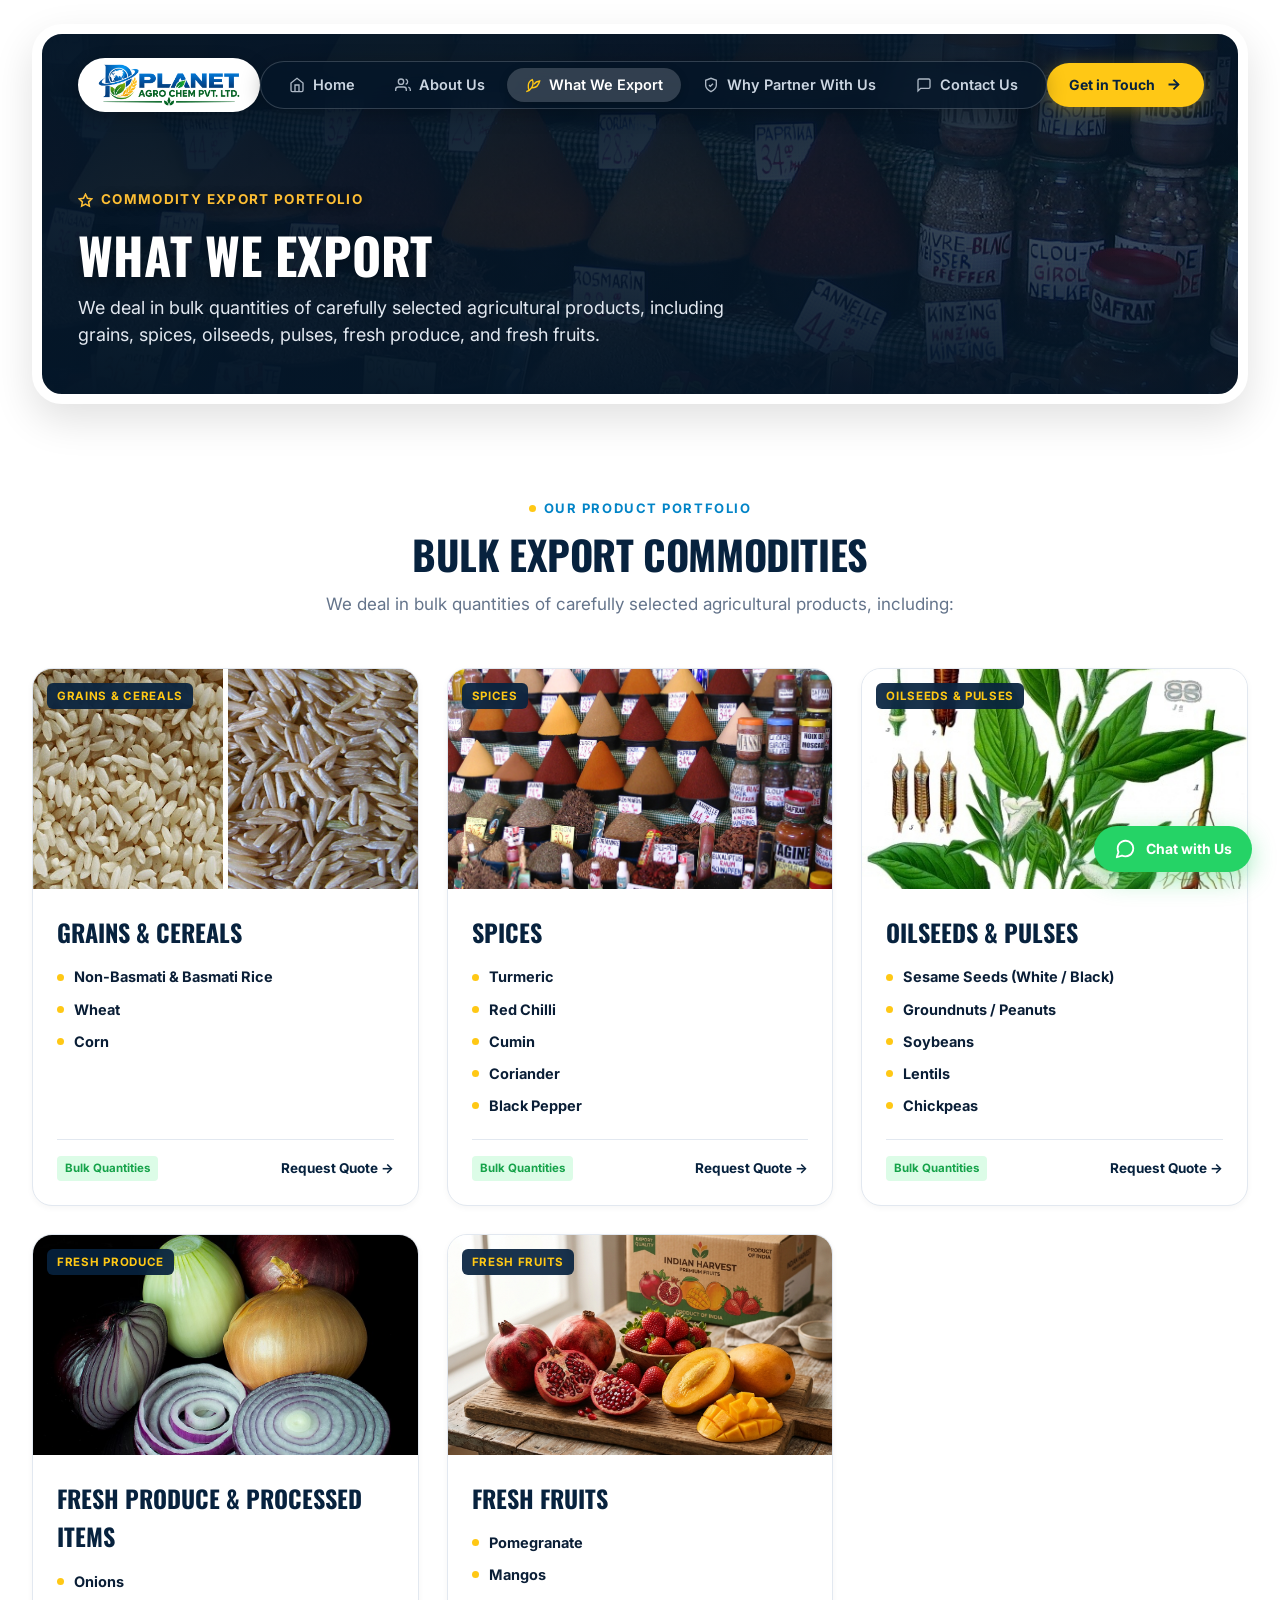
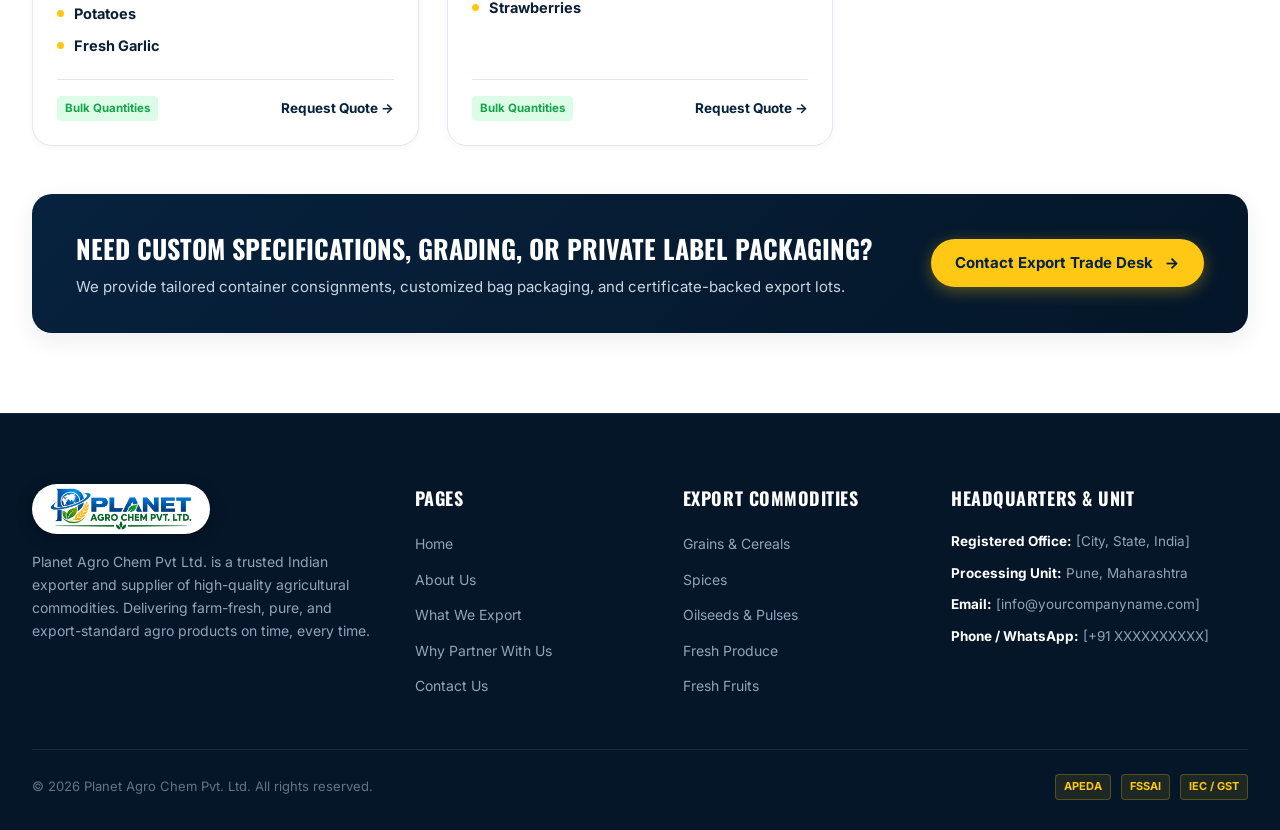
<file: products.html>
<!DOCTYPE html>
<html lang="en">
<head>
  <meta charset="UTF-8">
  <meta name="viewport" content="width=device-width, initial-scale=1.0">
  <title>What We Export | Planet Agro Chem Pvt. Ltd.</title>
  <meta name="description" content="Explore the bulk agricultural export portfolio of Planet Agro Chem Pvt Ltd: Basmati & Non-Basmati Rice, Wheat, Corn, Spices, Oilseeds, Pulses, Fresh Produce & Fruits.">
  <link rel="icon" type="image/png" href="planet-logo.png">
  <link rel="preconnect" href="https://fonts.googleapis.com">
  <link rel="preconnect" href="https://fonts.gstatic.com" crossorigin>
  <link href="https://fonts.googleapis.com/css2?family=Inter:wght@400;500;600;700;800&family=Oswald:wght@500;600;700&display=swap" rel="stylesheet">
  <link rel="stylesheet" href="styles.css">
</head>
<body>

  <!-- ==================== INNER HERO SECTION ==================== -->
  <div class="page-hero-wrapper">
    <div class="page-hero-card hero-products">
      <div class="page-hero-inner">
        <!-- Top Executive Navbar -->
        <nav class="hero-navbar">
          <a href="index.html" class="brand-wrap" aria-label="Planet Agro Chem Pvt. Ltd. Home">
            <div class="brand-logo-frame">
              <img src="headerlogo.png" alt="Planet Agro Chem Pvt. Ltd." class="brand-logo-img">
            </div>
          </a>

          <div class="nav-links">
            <a href="index.html" class="nav-link-item">
              <svg viewBox="0 0 24 24" fill="none" stroke="currentColor" stroke-width="2"><path d="M3 9l9-7 9 7v11a2 2 0 0 1-2 2H5a2 2 0 0 1-2-2z"></path><polyline points="9 22 9 12 15 12 15 22"></polyline></svg>
              <span>Home</span>
            </a>
            <a href="about.html" class="nav-link-item">
              <svg viewBox="0 0 24 24" fill="none" stroke="currentColor" stroke-width="2"><path d="M17 21v-2a4 4 0 0 0-4-4H5a4 4 0 0 0-4 4v2"></path><circle cx="9" cy="7" r="4"></circle><path d="M23 21v-2a4 4 0 0 0-3-3.87"></path><path d="M16 3.13a4 4 0 0 1 0 7.75"></path></svg>
              <span>About Us</span>
            </a>
            <a href="products.html" class="nav-link-item active">
              <svg viewBox="0 0 24 24" fill="none" stroke="currentColor" stroke-width="2"><path d="M2 22s5.5-1.5 8-6c3.5-6.5 1-12 1-12s-5.5 2.5-6 8c-.4 4.5 1 8 1 8z"></path><path d="M10 16c4.5.5 10-2 12-10 0 0-5.5.5-9 5"></path></svg>
              <span>What We Export</span>
            </a>
            <a href="global-export.html" class="nav-link-item">
              <svg viewBox="0 0 24 24" fill="none" stroke="currentColor" stroke-width="2"><path d="M12 22s8-4 8-10V5l-8-3-8 3v7c0 6 8 10 8 10z"></path><polyline points="9 12 11 14 15 10"></polyline></svg>
              <span>Why Partner With Us</span>
            </a>
            <a href="contact.html" class="nav-link-item">
              <svg viewBox="0 0 24 24" fill="none" stroke="currentColor" stroke-width="2"><path d="M21 15a2 2 0 0 1-2 2H7l-4 4V5a2 2 0 0 1 2-2h14a2 2 0 0 1 2 2z"></path></svg>
              <span>Contact Us</span>
            </a>
          </div>

          <div class="nav-actions-wrap">
            <a href="contact.html" class="btn-yellow nav-cta-btn">
              <span>Get in Touch</span>
              <svg class="btn-arrow-icon" viewBox="0 0 24 24" fill="none" stroke="currentColor" stroke-width="2.5"><line x1="5" y1="12" x2="19" y2="12"></line><polyline points="12 5 19 12 12 19"></polyline></svg>
            </a>
            <button class="nav-mobile-toggle" id="navMobileToggle" aria-label="Toggle Navigation Menu">
              <span class="toggle-bar"></span>
              <span class="toggle-bar"></span>
              <span class="toggle-bar"></span>
            </button>
          </div>

          <!-- Mobile Navigation Drawer -->
          <div class="mobile-nav-drawer" id="mobileNavDrawer" aria-hidden="true">
            <div class="mobile-nav-inner">
              <div class="mobile-nav-links">
                <a href="index.html" class="mobile-nav-item">
                  <svg viewBox="0 0 24 24" fill="none" stroke="currentColor" stroke-width="2"><path d="M3 9l9-7 9 7v11a2 2 0 0 1-2 2H5a2 2 0 0 1-2-2z"></path><polyline points="9 22 9 12 15 12 15 22"></polyline></svg>
                  <span>Home</span>
                </a>
                <a href="about.html" class="mobile-nav-item">
                  <svg viewBox="0 0 24 24" fill="none" stroke="currentColor" stroke-width="2"><path d="M17 21v-2a4 4 0 0 0-4-4H5a4 4 0 0 0-4 4v2"></path><circle cx="9" cy="7" r="4"></circle><path d="M23 21v-2a4 4 0 0 0-3-3.87"></path><path d="M16 3.13a4 4 0 0 1 0 7.75"></path></svg>
                  <span>About Us</span>
                </a>
                <a href="products.html" class="mobile-nav-item active">
                  <svg viewBox="0 0 24 24" fill="none" stroke="currentColor" stroke-width="2"><path d="M2 22s5.5-1.5 8-6c3.5-6.5 1-12 1-12s-5.5 2.5-6 8c-.4 4.5 1 8 1 8z"></path><path d="M10 16c4.5.5 10-2 12-10 0 0-5.5.5-9 5"></path></svg>
                  <span>What We Export</span>
                </a>
                <a href="global-export.html" class="mobile-nav-item">
                  <svg viewBox="0 0 24 24" fill="none" stroke="currentColor" stroke-width="2"><path d="M12 22s8-4 8-10V5l-8-3-8 3v7c0 6 8 10 8 10z"></path><polyline points="9 12 11 14 15 10"></polyline></svg>
                  <span>Why Partner With Us</span>
                </a>
                <a href="contact.html" class="mobile-nav-item">
                  <svg viewBox="0 0 24 24" fill="none" stroke="currentColor" stroke-width="2"><path d="M21 15a2 2 0 0 1-2 2H7l-4 4V5a2 2 0 0 1 2-2h14a2 2 0 0 1 2 2z"></path></svg>
                  <span>Contact Us</span>
                </a>
              </div>
              <a href="contact.html" class="btn-yellow mobile-cta-btn">
                <span>Get in Touch</span>
                <svg class="btn-arrow-icon" viewBox="0 0 24 24" fill="none" stroke="currentColor" stroke-width="2.5"><line x1="5" y1="12" x2="19" y2="12"></line><polyline points="12 5 19 12 12 19"></polyline></svg>
              </a>
            </div>
          </div>
        </nav>

        <!-- Inner Hero Title -->
        <div class="page-title-wrap">
          <div class="hero-pill-badge">
            <svg width="15" height="15" viewBox="0 0 24 24" fill="none" stroke="currentColor" stroke-width="2.5"><path d="M12 2l3.09 6.26L22 9.27l-5 4.87 1.18 6.88L12 17.77l-6.18 3.25L7 14.14 2 9.27l6.91-1.01L12 2z"></path></svg>
            <span>COMMODITY EXPORT PORTFOLIO</span>
          </div>
          <h1 class="page-main-title">WHAT WE EXPORT</h1>
          <p class="page-subtext">We deal in bulk quantities of carefully selected agricultural products, including grains, spices, oilseeds, pulses, fresh produce, and fresh fruits.</p>
        </div>
      </div>
    </div>
  </div>

  <!-- ==================== PRODUCT PORTFOLIO ==================== -->
  <section class="section-container">
    <div class="section-inner">
      <div class="section-header-center">
        <div class="section-label">
          <span class="label-dot"></span>
          <span>OUR PRODUCT PORTFOLIO</span>
        </div>
        <h2 class="section-heading">BULK EXPORT COMMODITIES</h2>
        <p class="section-subtext">We deal in bulk quantities of carefully selected agricultural products, including:</p>
      </div>

      <div class="products-grid">
        <!-- 1. Grains & Cereals -->
        <div class="product-portfolio-card">
          <div class="prod-img-wrap">
            <img src="prod-basmati.jpg" alt="Indian Grains and Cereals - Basmati & Non-Basmati Rice, Wheat, Corn" class="prod-img">
            <div class="prod-category-tag">Grains &amp; Cereals</div>
          </div>
          <div class="prod-body">
            <h3 class="prod-card-title">Grains &amp; Cereals</h3>
            <ul class="prod-item-list">
              <li>
                <span class="prod-bullet"></span>
                <strong>Non-Basmati &amp; Basmati Rice</strong>
              </li>
              <li>
                <span class="prod-bullet"></span>
                <strong>Wheat</strong>
              </li>
              <li>
                <span class="prod-bullet"></span>
                <strong>Corn</strong>
              </li>
            </ul>
            <div class="prod-footer">
              <span class="bulk-badge">Bulk Quantities</span>
              <a href="contact.html" class="prod-inquire-link">Request Quote &rarr;</a>
            </div>
          </div>
        </div>

        <!-- 2. Spices -->
        <div class="product-portfolio-card">
          <div class="prod-img-wrap">
            <img src="card-spices.jpg" alt="Export Quality Indian Spices - Turmeric, Red Chilli, Cumin, Coriander, Black Pepper" class="prod-img">
            <div class="prod-category-tag">Spices</div>
          </div>
          <div class="prod-body">
            <h3 class="prod-card-title">Spices</h3>
            <ul class="prod-item-list">
              <li>
                <span class="prod-bullet"></span>
                <strong>Turmeric</strong>
              </li>
              <li>
                <span class="prod-bullet"></span>
                <strong>Red Chilli</strong>
              </li>
              <li>
                <span class="prod-bullet"></span>
                <strong>Cumin</strong>
              </li>
              <li>
                <span class="prod-bullet"></span>
                <strong>Coriander</strong>
              </li>
              <li>
                <span class="prod-bullet"></span>
                <strong>Black Pepper</strong>
              </li>
            </ul>
            <div class="prod-footer">
              <span class="bulk-badge">Bulk Quantities</span>
              <a href="contact.html" class="prod-inquire-link">Request Quote &rarr;</a>
            </div>
          </div>
        </div>

        <!-- 3. Oilseeds & Pulses -->
        <div class="product-portfolio-card">
          <div class="prod-img-wrap">
            <img src="prod-sesame.jpg" alt="Indian Oilseeds and Pulses - Sesame Seeds, Groundnuts, Soybeans, Lentils, Chickpeas" class="prod-img">
            <div class="prod-category-tag">Oilseeds &amp; Pulses</div>
          </div>
          <div class="prod-body">
            <h3 class="prod-card-title">Oilseeds &amp; Pulses</h3>
            <ul class="prod-item-list">
              <li>
                <span class="prod-bullet"></span>
                <strong>Sesame Seeds (White / Black)</strong>
              </li>
              <li>
                <span class="prod-bullet"></span>
                <strong>Groundnuts / Peanuts</strong>
              </li>
              <li>
                <span class="prod-bullet"></span>
                <strong>Soybeans</strong>
              </li>
              <li>
                <span class="prod-bullet"></span>
                <strong>Lentils</strong>
              </li>
              <li>
                <span class="prod-bullet"></span>
                <strong>Chickpeas</strong>
              </li>
            </ul>
            <div class="prod-footer">
              <span class="bulk-badge">Bulk Quantities</span>
              <a href="contact.html" class="prod-inquire-link">Request Quote &rarr;</a>
            </div>
          </div>
        </div>

        <!-- 4. Fresh Produce & Processed Items -->
        <div class="product-portfolio-card">
          <div class="prod-img-wrap">
            <img src="prod-onion.jpg" alt="Fresh Produce and Processed Items - Onions, Potatoes, Fresh Garlic" class="prod-img">
            <div class="prod-category-tag">Fresh Produce</div>
          </div>
          <div class="prod-body">
            <h3 class="prod-card-title">Fresh Produce &amp; Processed Items</h3>
            <ul class="prod-item-list">
              <li>
                <span class="prod-bullet"></span>
                <strong>Onions</strong>
              </li>
              <li>
                <span class="prod-bullet"></span>
                <strong>Potatoes</strong>
              </li>
              <li>
                <span class="prod-bullet"></span>
                <strong>Fresh Garlic</strong>
              </li>
            </ul>
            <div class="prod-footer">
              <span class="bulk-badge">Bulk Quantities</span>
              <a href="contact.html" class="prod-inquire-link">Request Quote &rarr;</a>
            </div>
          </div>
        </div>

        <!-- 5. Fresh Fruits -->
        <div class="product-portfolio-card">
          <div class="prod-img-wrap">
            <img src="prod-fresh-fruits.jpg" alt="Export Quality Fresh Fruits - Pomegranate, Mangos, Strawberries" class="prod-img">
            <div class="prod-category-tag">Fresh Fruits</div>
          </div>
          <div class="prod-body">
            <h3 class="prod-card-title">Fresh Fruits</h3>
            <ul class="prod-item-list">
              <li>
                <span class="prod-bullet"></span>
                <strong>Pomegranate</strong>
              </li>
              <li>
                <span class="prod-bullet"></span>
                <strong>Mangos</strong>
              </li>
              <li>
                <span class="prod-bullet"></span>
                <strong>Strawberries</strong>
              </li>
            </ul>
            <div class="prod-footer">
              <span class="bulk-badge">Bulk Quantities</span>
              <a href="contact.html" class="prod-inquire-link">Request Quote &rarr;</a>
            </div>
          </div>
        </div>
      </div>

      <!-- Bulk Inquiries Banner -->
      <div class="products-cta-banner">
        <div class="cta-banner-content">
          <h3>Need Custom Specifications, Grading, or Private Label Packaging?</h3>
          <p>We provide tailored container consignments, customized bag packaging, and certificate-backed export lots.</p>
        </div>
        <a href="contact.html" class="btn-yellow">
          <span>Contact Export Trade Desk</span>
          <svg class="btn-arrow-icon" viewBox="0 0 24 24" fill="none" stroke="currentColor" stroke-width="2.5"><line x1="5" y1="12" x2="19" y2="12"></line><polyline points="12 5 19 12 12 19"></polyline></svg>
        </a>
      </div>
    </div>
  </section>

  <!-- ==================== FOOTER ==================== -->
  <footer class="site-footer">
    <div class="footer-inner">
      <div class="footer-top-row">
        <div class="footer-brand-col">
          <div class="brand-logo-frame footer-logo-frame">
            <img src="headerlogo.png" alt="Planet Agro Chem Pvt. Ltd." class="brand-logo-img">
          </div>
          <p class="footer-brand-text">
            Planet Agro Chem Pvt Ltd. is a trusted Indian exporter and supplier of high-quality agricultural commodities. Delivering farm-fresh, pure, and export-standard agro products on time, every time.
          </p>
        </div>

        <div class="footer-links-col">
          <h4 class="footer-title">Pages</h4>
          <ul class="footer-nav-list">
            <li><a href="index.html">Home</a></li>
            <li><a href="about.html">About Us</a></li>
            <li><a href="products.html">What We Export</a></li>
            <li><a href="global-export.html">Why Partner With Us</a></li>
            <li><a href="contact.html">Contact Us</a></li>
          </ul>
        </div>

        <div class="footer-links-col">
          <h4 class="footer-title">Export Commodities</h4>
          <ul class="footer-nav-list">
            <li><a href="products.html">Grains &amp; Cereals</a></li>
            <li><a href="products.html">Spices</a></li>
            <li><a href="products.html">Oilseeds &amp; Pulses</a></li>
            <li><a href="products.html">Fresh Produce</a></li>
            <li><a href="products.html">Fresh Fruits</a></li>
          </ul>
        </div>

        <div class="footer-contact-col">
          <h4 class="footer-title">Headquarters &amp; Unit</h4>
          <p class="footer-contact-item"><strong>Registered Office:</strong> [City, State, India]</p>
          <p class="footer-contact-item"><strong>Processing Unit:</strong> Pune, Maharashtra</p>
          <p class="footer-contact-item"><strong>Email:</strong> [info@yourcompanyname.com]</p>
          <p class="footer-contact-item"><strong>Phone / WhatsApp:</strong> [+91 XXXXXXXXXX]</p>
        </div>
      </div>

      <div class="footer-bottom-row">
        <p>&copy; 2026 Planet Agro Chem Pvt. Ltd. All rights reserved.</p>
        <div class="footer-compliance-badges">
          <span class="fc-badge">APEDA</span>
          <span class="fc-badge">FSSAI</span>
          <span class="fc-badge">IEC / GST</span>
        </div>
      </div>
    </div>
  </footer>

  <!-- Floating WhatsApp CTA -->
  <a href="https://wa.me/91XXXXXXXXXX" target="_blank" rel="noopener noreferrer" class="floating-whatsapp-btn" aria-label="Chat on WhatsApp">
    <svg viewBox="0 0 24 24" fill="none" stroke="currentColor" stroke-width="2" stroke-linecap="round" stroke-linejoin="round">
      <path d="M21 11.5a8.38 8.38 0 0 1-.9 3.8 8.5 8.5 0 0 1-7.6 4.7 8.38 8.38 0 0 1-3.8-.9L3 21l1.9-5.7a8.38 8.38 0 0 1-.9-3.8 8.5 8.5 0 0 1 4.7-7.6 8.38 8.38 0 0 1 3.8-.9h.5a8.48 8.48 0 0 1 8 8v.5z"></path>
    </svg>
    <span>Chat with Us</span>
  </a>

  <script src="script.js"></script>
</body>
</html>
</file>
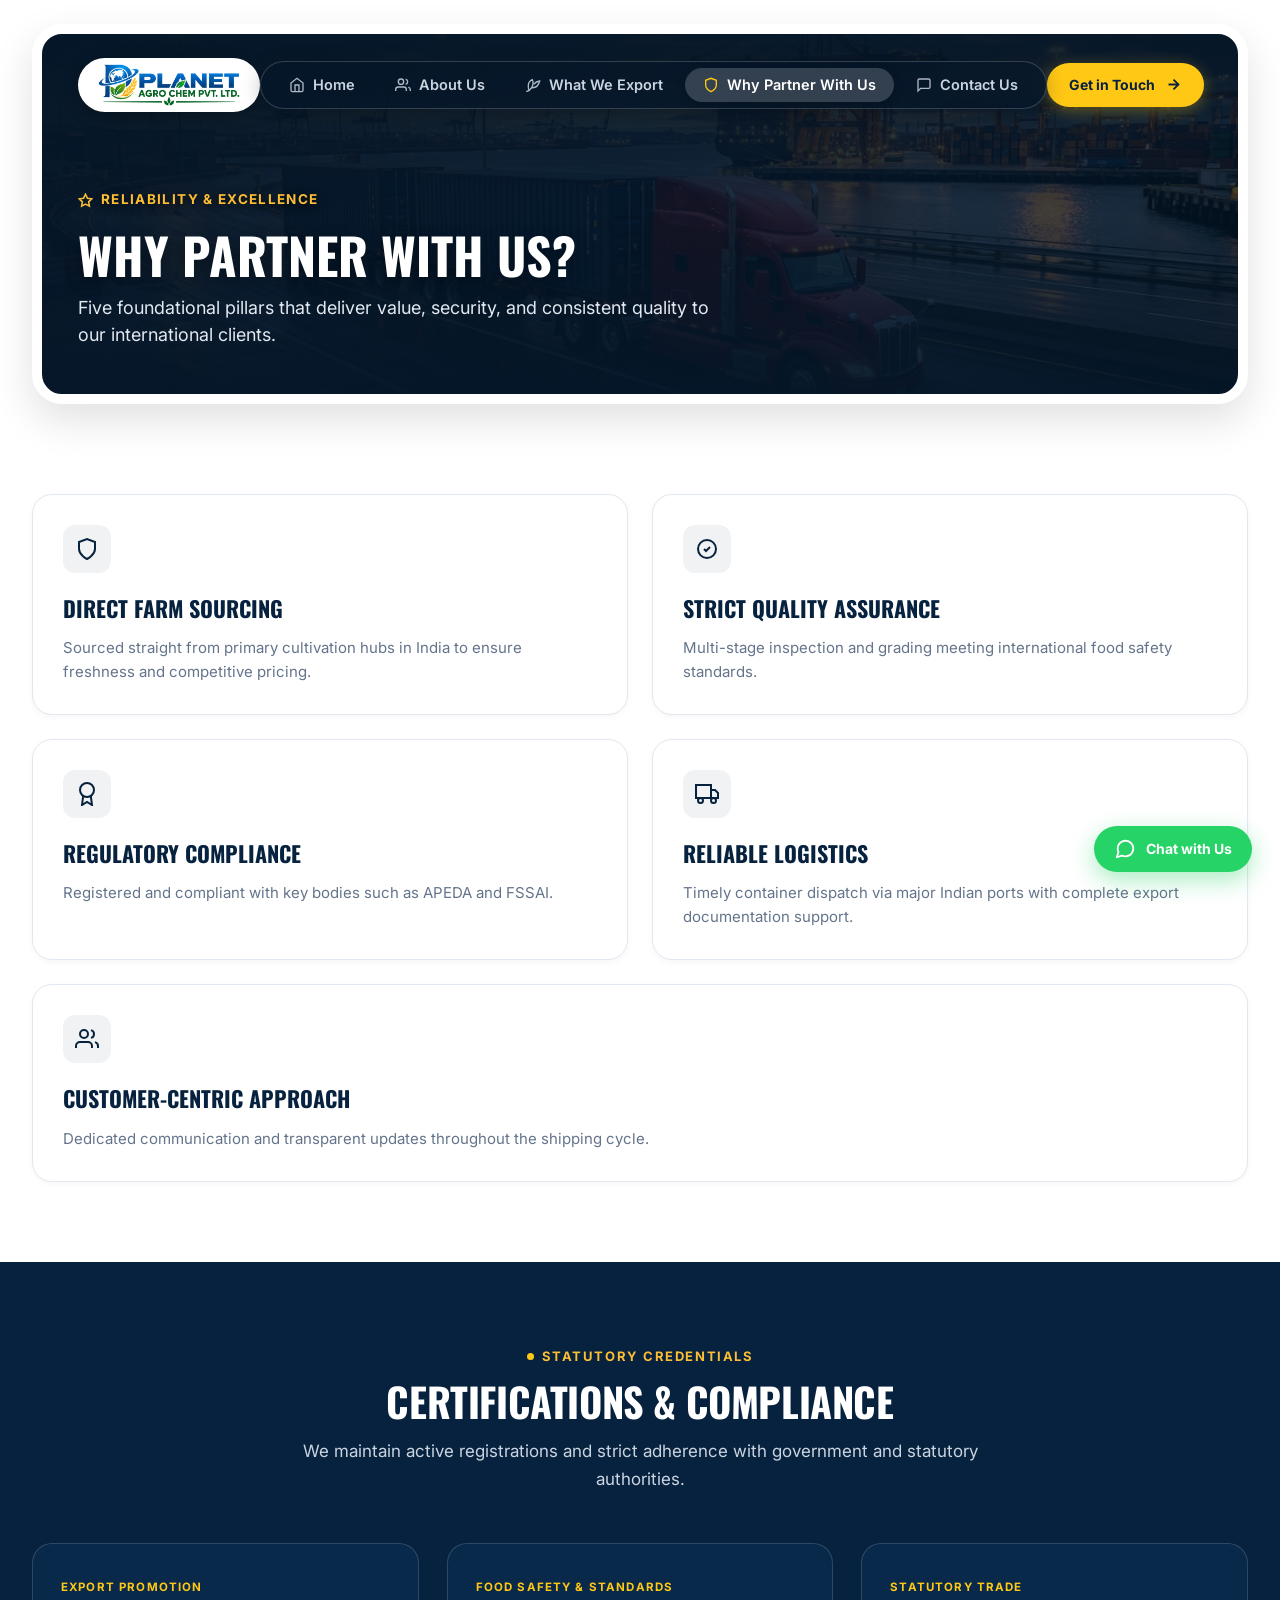
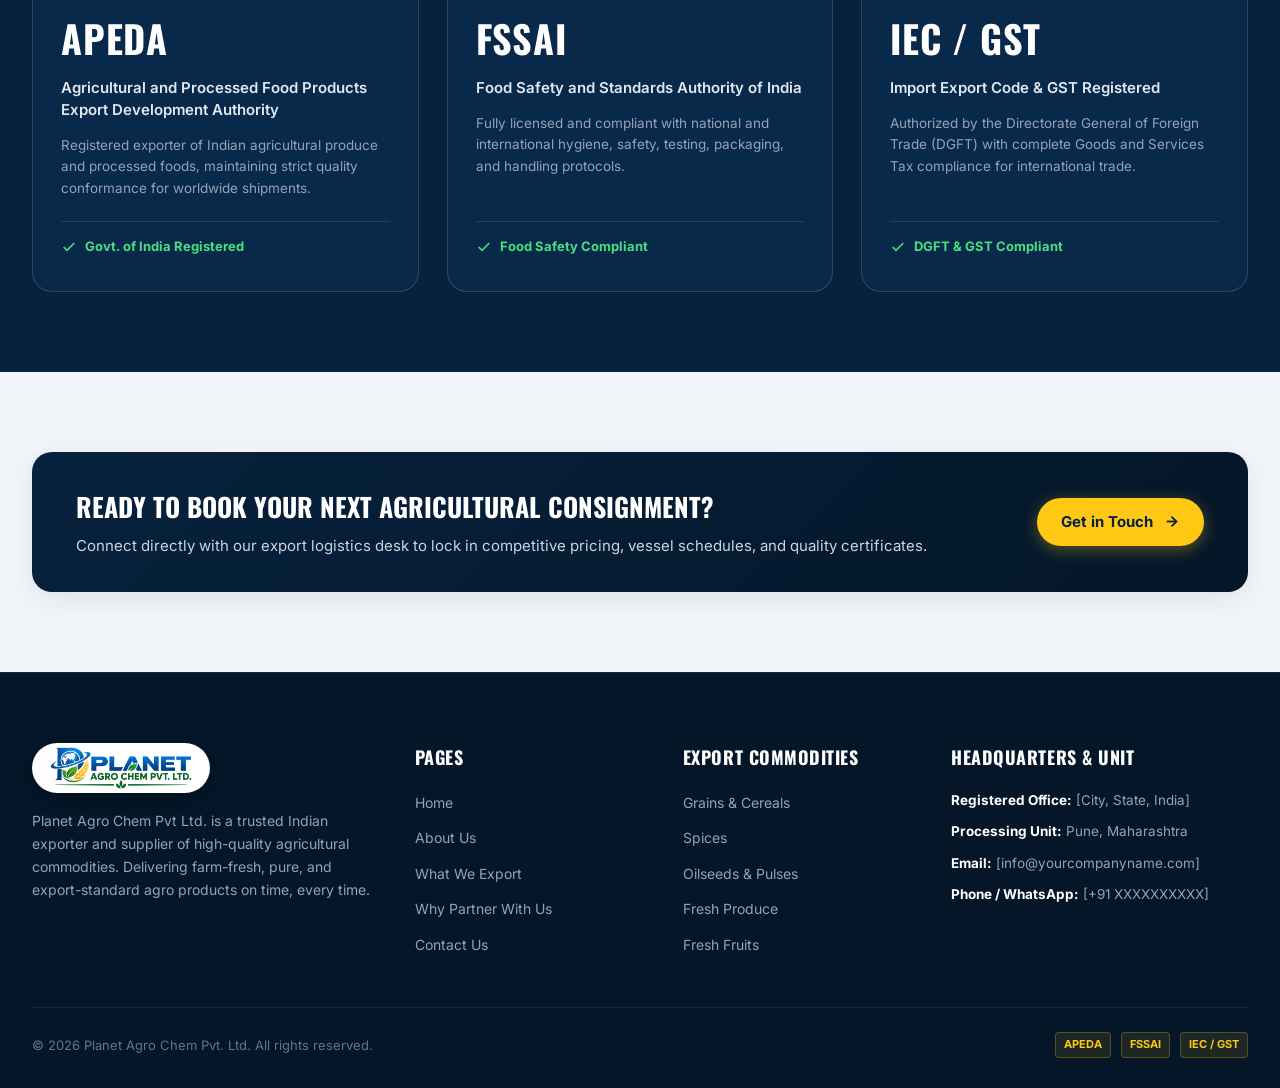
<file: quality.html>
<!DOCTYPE html>
<html lang="en">
<head>
  <meta charset="UTF-8">
  <meta http-equiv="refresh" content="0; url=global-export.html">
  <title>Redirecting to Why Partner With Us &amp; Quality...</title>
  <script>
    window.location.href = "global-export.html";
  </script>
</head>
<body style="font-family: sans-serif; text-align: center; padding-top: 50px;">
  <p>Redirecting to <a href="global-export.html">Why Partner With Us &amp; Quality Certifications</a>...</p>
</body>
</html>
</file>
<file: styles.css>
/* =========================================================
   PLANET AGRO CHEM PVT. LTD. - OFFICIAL WEBSITE STYLESHEET
   Clean, Streamlined, Executive Multi-Page Agro-Export Theme
   ========================================================= */

@import url('https://fonts.googleapis.com/css2?family=Inter:wght@400;500;600;700;800&family=Oswald:wght@500;600;700&display=swap');

:root {
  --page-bg: #ffffff;
  --bg-light: #f8fafc;
  --bg-light-alt: #f1f5f9;
  --card-white: #ffffff;
  
  --navy-dark: #07223e;
  --navy-darker: #041628;
  --navy-surface: #0b2d52;
  --navy-card: rgba(11, 45, 82, 0.7);
  
  --accent-yellow: #ffc815;
  --accent-yellow-hover: #eab006;
  --accent-green: #16a34a;
  --accent-green-light: #dcfce7;
  
  --text-dark: #0a1e36;
  --text-body: #334155;
  --text-muted: #64748b;
  --text-light: #e2e8f0;
  --text-white: #ffffff;
  
  --border-light: #e2e8f0;
  --border-subtle: rgba(255, 255, 255, 0.15);
  --border-gold: rgba(255, 200, 21, 0.4);
  
  --radius-hero-frame: 30px;
  --radius-card: 20px;
  --radius-sm: 10px;
  --radius-pill: 9999px;
  
  --shadow-sm: 0 2px 6px rgba(0, 0, 0, 0.04);
  --shadow-md: 0 8px 24px rgba(7, 34, 62, 0.08);
  --shadow-lg: 0 16px 40px rgba(7, 34, 62, 0.12);
  
  --font-display: 'Oswald', sans-serif;
  --font-body: 'Inter', system-ui, -apple-system, sans-serif;
}

*, *::before, *::after {
  box-sizing: border-box;
  margin: 0;
  padding: 0;
}

html {
  scroll-behavior: smooth;
  background-color: var(--page-bg);
  color: var(--text-dark);
  font-family: var(--font-body);
}

body {
  background-color: var(--page-bg);
  color: var(--text-body);
  line-height: 1.6;
  -webkit-font-smoothing: antialiased;
  overflow-x: hidden;
}

a {
  color: inherit;
  text-decoration: none;
  transition: all 0.2s ease;
}

img {
  max-width: 100%;
  height: auto;
  display: block;
}

/* =========================================================
   BUTTONS & BADGES
   ========================================================= */
.btn-yellow {
  display: inline-flex;
  align-items: center;
  justify-content: center;
  gap: 10px;
  background-color: var(--accent-yellow);
  color: var(--navy-dark);
  font-family: var(--font-body);
  font-weight: 700;
  font-size: 15px;
  padding: 12px 24px;
  border-radius: var(--radius-pill);
  border: none;
  cursor: pointer;
  white-space: nowrap;
  box-shadow: 0 4px 16px rgba(255, 200, 21, 0.35);
  transition: transform 0.2s ease, box-shadow 0.2s ease, background-color 0.2s ease;
}

.btn-yellow:hover {
  background-color: var(--accent-yellow-hover);
  transform: translateY(-2px);
  box-shadow: 0 8px 24px rgba(255, 200, 21, 0.45);
}

.btn-outline-white {
  display: inline-flex;
  align-items: center;
  justify-content: center;
  gap: 8px;
  background: rgba(255, 255, 255, 0.1);
  color: var(--text-white);
  border: 1.5px solid rgba(255, 255, 255, 0.4);
  font-family: var(--font-body);
  font-weight: 600;
  font-size: 15px;
  padding: 12px 24px;
  border-radius: var(--radius-pill);
  backdrop-filter: blur(8px);
  cursor: pointer;
  white-space: nowrap;
  transition: all 0.2s ease;
}

.btn-outline-white:hover {
  background: rgba(255, 255, 255, 0.2);
  border-color: #ffffff;
  transform: translateY(-2px);
}

.btn-arrow-icon {
  width: 17px;
  height: 17px;
  flex-shrink: 0;
  transition: transform 0.2s ease;
}

.btn-yellow:hover .btn-arrow-icon {
  transform: translateX(4px);
}

/* =========================================================
   TOP EXECUTIVE NAVBAR (PROPERLY FIXED & BALANCED)
   ========================================================= */
.hero-navbar {
  display: flex;
  align-items: center;
  justify-content: space-between;
  width: 100%;
  padding-bottom: 24px;
  position: relative;
  z-index: 100;
}

.brand-wrap {
  display: inline-flex;
  align-items: center;
  flex-shrink: 0;
}

.brand-logo-frame {
  height: 54px;
  background: #ffffff;
  border-radius: var(--radius-pill);
  padding: 6px 20px;
  display: inline-flex;
  align-items: center;
  justify-content: center;
  box-shadow: 0 4px 16px rgba(0, 0, 0, 0.25);
  transition: transform 0.2s ease, box-shadow 0.2s ease;
  flex-shrink: 0;
}

.brand-wrap:hover .brand-logo-frame {
  transform: translateY(-2px);
  box-shadow: 0 8px 22px rgba(255, 200, 21, 0.4);
}

.brand-logo-img {
  height: 42px;
  width: auto;
  max-width: 190px;
  object-fit: contain;
  display: block;
}

/* Centered Navigation Pill Container */
.nav-links {
  display: flex;
  align-items: center;
  gap: 4px;
  background: rgba(4, 22, 40, 0.75);
  backdrop-filter: blur(14px);
  -webkit-backdrop-filter: blur(14px);
  border: 1px solid rgba(255, 255, 255, 0.18);
  border-radius: var(--radius-pill);
  padding: 6px 10px;
  box-shadow: 0 4px 20px rgba(0, 0, 0, 0.25);
  flex-shrink: 0;
}

.nav-link-item {
  display: inline-flex;
  align-items: center;
  gap: 8px;
  padding: 9px 18px;
  border-radius: var(--radius-pill);
  font-size: 14.5px;
  font-weight: 600;
  color: #cbd5e1;
  white-space: nowrap; /* STRICTLY PREVENTS ANY WORD WRAPPING */
  line-height: 1;
  flex-shrink: 0;
  transition: all 0.2s ease;
}

.nav-link-item svg {
  width: 16px;
  height: 16px;
  flex-shrink: 0;
  opacity: 0.85;
}

.nav-link-item:hover {
  color: #ffffff;
  background: rgba(255, 255, 255, 0.12);
}

.nav-link-item.active {
  color: #ffffff;
  background: rgba(255, 255, 255, 0.18);
  box-shadow: 0 2px 8px rgba(0, 0, 0, 0.2);
}

.nav-link-item.active svg {
  color: var(--accent-yellow);
  opacity: 1;
}

.nav-actions-wrap {
  display: flex;
  align-items: center;
  gap: 12px;
  flex-shrink: 0;
}

.nav-cta-btn {
  padding: 11px 22px;
  font-size: 14px;
}

.nav-mobile-toggle {
  display: none;
  background: rgba(255, 255, 255, 0.15);
  border: 1px solid rgba(255, 255, 255, 0.3);
  border-radius: 8px;
  padding: 8px 10px;
  cursor: pointer;
  flex-direction: column;
  gap: 5px;
  justify-content: center;
  align-items: center;
}

.toggle-bar {
  display: block;
  width: 22px;
  height: 2px;
  background-color: #ffffff;
  border-radius: 2px;
  transition: transform 0.2s ease;
}

/* Mobile Nav Drawer */
.mobile-nav-drawer {
  display: none;
  position: absolute;
  top: 80px;
  left: 10px;
  right: 10px;
  background: #07223e;
  border: 1px solid rgba(255, 255, 255, 0.2);
  border-radius: 18px;
  padding: 20px;
  box-shadow: 0 16px 40px rgba(0, 0, 0, 0.6);
  z-index: 200;
}

.mobile-nav-drawer.is-open {
  display: block;
}

.mobile-nav-links {
  display: flex;
  flex-direction: column;
  gap: 10px;
  margin-bottom: 18px;
}

.mobile-nav-item {
  display: flex;
  align-items: center;
  gap: 12px;
  font-size: 15.5px;
  font-weight: 600;
  color: #e2e8f0;
  padding: 12px 16px;
  border-radius: 10px;
  background: rgba(255, 255, 255, 0.06);
}

.mobile-nav-item:hover,
.mobile-nav-item.active {
  background: rgba(255, 255, 255, 0.15);
  color: var(--accent-yellow);
}

.mobile-cta-btn {
  width: 100%;
}

/* =========================================================
   1. HERO SECTION (HOME PAGE)
   ========================================================= */
.hero-fullscreen-wrapper {
  width: 100%;
  min-height: 100vh;
  padding: 24px 32px;
  background-color: #ffffff;
  display: flex;
  flex-direction: column;
  box-sizing: border-box;
}

.hero-screen-card {
  position: relative;
  width: 100%;
  flex: 1;
  min-height: 720px;
  border: 12px solid #ffffff;
  border-radius: var(--radius-hero-frame);
  background-color: var(--navy-darker);
  background-image: 
    linear-gradient(90deg, rgba(4, 22, 40, 0.90) 0%, rgba(4, 22, 40, 0.70) 50%, rgba(4, 22, 40, 0.45) 100%),
    linear-gradient(180deg, rgba(4, 22, 40, 0.82) 0%, rgba(4, 22, 40, 0.20) 40%, rgba(4, 22, 40, 0.85) 100%),
    url('hero-sunset-truck.jpg');
  background-size: cover;
  background-position: center bottom;
  background-repeat: no-repeat;
  color: var(--text-white);
  box-shadow: 0 16px 40px rgba(0, 0, 0, 0.15);
  display: flex;
  flex-direction: column;
  overflow: hidden;
}

.hero-inner-container {
  width: 100%;
  max-width: 1440px;
  margin: 0 auto;
  padding: 28px 40px 36px;
  display: flex;
  flex-direction: column;
  justify-content: space-between;
  flex: 1;
  position: relative;
  z-index: 10;
}

.hero-headline-wrap {
  max-width: 840px;
  margin: 30px 0 40px;
}

.hero-pill-badge {
  display: inline-flex;
  align-items: center;
  gap: 8px;
  background: transparent;
  border: none;
  padding: 0;
  color: #fdbe34;
  font-size: 13.5px;
  font-weight: 700;
  letter-spacing: 0.1em;
  text-transform: uppercase;
  margin-bottom: 16px;
  text-shadow: 0 2px 10px rgba(0, 0, 0, 0.85);
}

.hero-pill-badge svg {
  width: 15px;
  height: 15px;
  color: #fdbe34;
  flex-shrink: 0;
}

.hero-main-title {
  font-family: var(--font-display);
  font-size: 64px;
  line-height: 1.05;
  font-weight: 700;
  letter-spacing: -0.01em;
  text-transform: uppercase;
  color: #ffffff;
  margin-bottom: 18px;
  text-shadow: 0 4px 18px rgba(0, 0, 0, 0.4);
}

.hero-subtext {
  font-size: 20px;
  line-height: 1.5;
  color: #e2e8f0;
  margin-bottom: 24px;
  max-width: 680px;
}

.hero-trust-chips {
  display: flex;
  flex-wrap: wrap;
  gap: 14px;
  margin-bottom: 32px;
}

.hero-chip {
  display: inline-flex;
  align-items: center;
  gap: 8px;
  background: rgba(4, 22, 40, 0.65);
  backdrop-filter: blur(8px);
  border: 1px solid rgba(255, 255, 255, 0.16);
  padding: 8px 16px;
  border-radius: 8px;
  font-size: 14px;
  font-weight: 600;
  color: #ffffff;
}

.hero-chip svg {
  width: 16px;
  height: 16px;
  color: var(--accent-yellow);
}

.hero-cta-group {
  display: flex;
  align-items: center;
  gap: 16px;
  flex-wrap: wrap;
}

.hero-btn {
  padding: 14px 28px;
  font-size: 16px;
}

.hero-bottom-bar {
  display: grid;
  grid-template-columns: repeat(3, 1fr);
  gap: 20px;
  background: rgba(4, 22, 40, 0.7);
  backdrop-filter: blur(12px);
  border: 1px solid rgba(255, 255, 255, 0.15);
  border-radius: 20px;
  padding: 18px 28px;
}

.hero-feature-item {
  display: flex;
  align-items: center;
  gap: 16px;
}

.hf-num {
  font-family: var(--font-display);
  font-size: 30px;
  font-weight: 700;
  color: var(--accent-yellow);
  line-height: 1;
}

.hf-content {
  display: flex;
  flex-direction: column;
}

.hf-content strong {
  font-size: 15px;
  color: #ffffff;
  font-weight: 700;
}

.hf-content span {
  font-size: 13px;
  color: #94a3b8;
}

/* =========================================================
   INNER PAGES HERO SECTION (FOR SUBPAGES)
   ========================================================= */
.page-hero-wrapper {
  width: 100%;
  padding: 24px 32px 10px;
  background-color: #ffffff;
  display: flex;
  flex-direction: column;
  box-sizing: border-box;
}

.page-hero-card {
  position: relative;
  width: 100%;
  border: 10px solid #ffffff;
  border-radius: var(--radius-hero-frame);
  background-color: var(--navy-darker);
  background-size: cover;
  background-position: center center;
  background-repeat: no-repeat;
  color: var(--text-white);
  box-shadow: 0 16px 40px rgba(0, 0, 0, 0.12);
  display: flex;
  flex-direction: column;
  overflow: hidden;
  min-height: 380px;
}

.page-hero-card.hero-about {
  background-image: 
    linear-gradient(90deg, rgba(4, 22, 40, 0.92) 0%, rgba(4, 22, 40, 0.75) 55%, rgba(4, 22, 40, 0.5) 100%),
    linear-gradient(180deg, rgba(4, 22, 40, 0.85) 0%, rgba(4, 22, 40, 0.4) 50%, rgba(4, 22, 40, 0.9) 100%),
    url('about-hero-clean.jpg');
}

.page-hero-card.hero-products {
  background-image: 
    linear-gradient(90deg, rgba(4, 22, 40, 0.92) 0%, rgba(4, 22, 40, 0.75) 55%, rgba(4, 22, 40, 0.5) 100%),
    linear-gradient(180deg, rgba(4, 22, 40, 0.85) 0%, rgba(4, 22, 40, 0.4) 50%, rgba(4, 22, 40, 0.9) 100%),
    url('card-spices.jpg');
}

.page-hero-card.hero-export {
  background-image: 
    linear-gradient(90deg, rgba(4, 22, 40, 0.92) 0%, rgba(4, 22, 40, 0.75) 55%, rgba(4, 22, 40, 0.5) 100%),
    linear-gradient(180deg, rgba(4, 22, 40, 0.85) 0%, rgba(4, 22, 40, 0.4) 50%, rgba(4, 22, 40, 0.9) 100%),
    url('hero-sunset-truck.jpg');
}

.page-hero-card.hero-contact {
  background-image: 
    linear-gradient(90deg, rgba(4, 22, 40, 0.92) 0%, rgba(4, 22, 40, 0.75) 55%, rgba(4, 22, 40, 0.5) 100%),
    linear-gradient(180deg, rgba(4, 22, 40, 0.85) 0%, rgba(4, 22, 40, 0.4) 50%, rgba(4, 22, 40, 0.9) 100%),
    url('about-hero-clean.jpg');
}

.page-hero-inner {
  width: 100%;
  max-width: 1440px;
  margin: 0 auto;
  padding: 24px 36px 36px;
  display: flex;
  flex-direction: column;
  justify-content: space-between;
  flex: 1;
  position: relative;
  z-index: 10;
}

.page-title-wrap {
  margin: 24px 0 10px;
  max-width: 820px;
}

.page-main-title {
  font-family: var(--font-display);
  font-size: 50px;
  line-height: 1.1;
  font-weight: 700;
  text-transform: uppercase;
  color: #ffffff;
  margin-bottom: 12px;
  text-shadow: 0 4px 16px rgba(0, 0, 0, 0.35);
}

.page-subtext {
  font-size: 18px;
  line-height: 1.5;
  color: #e2e8f0;
  max-width: 660px;
}

/* =========================================================
   COMMON SECTION STYLES
   ========================================================= */
.section-container {
  width: 100%;
  padding: 80px 32px;
  position: relative;
}

.section-container.bg-light-alt {
  background-color: var(--bg-light-alt);
}

.section-container.bg-navy {
  background-color: var(--navy-dark);
  color: var(--text-white);
}

.section-inner {
  max-width: 1240px;
  margin: 0 auto;
}

.section-header-center {
  text-align: center;
  max-width: 760px;
  margin: 0 auto 50px;
}

.section-label {
  display: inline-flex;
  align-items: center;
  gap: 8px;
  font-size: 13px;
  font-weight: 700;
  text-transform: uppercase;
  letter-spacing: 0.12em;
  color: #0284c7;
  background: transparent;
  border: none;
  padding: 0;
  margin-bottom: 12px;
}

.section-label.label-light {
  color: #fdbe34;
  background: transparent;
  border: none;
  padding: 0;
}

.label-dot {
  width: 7px;
  height: 7px;
  border-radius: 50%;
  background-color: var(--accent-yellow);
  display: inline-block;
}

.section-heading {
  font-family: var(--font-display);
  font-size: 40px;
  line-height: 1.15;
  font-weight: 700;
  text-transform: uppercase;
  letter-spacing: -0.01em;
  color: var(--navy-dark);
  margin-bottom: 14px;
}

.section-heading.text-white {
  color: #ffffff;
}

.section-subtext {
  font-size: 17px;
  line-height: 1.6;
  color: var(--text-muted);
}

.section-subtext.text-light {
  color: #cbd5e1;
}

/* =========================================================
   ABOUT US SECTION & PAGE
   ========================================================= */
.about-grid {
  display: grid;
  grid-template-columns: 1.1fr 0.9fr;
  gap: 48px;
  align-items: center;
}

.about-content-col {
  display: flex;
  flex-direction: column;
}

.about-lead-box {
  background: var(--bg-light);
  border-left: 4px solid var(--accent-yellow);
  padding: 22px 26px;
  border-radius: 0 var(--radius-sm) var(--radius-sm) 0;
  margin-bottom: 28px;
}

.about-lead-text {
  font-size: 16px;
  line-height: 1.75;
  color: var(--text-dark);
  font-weight: 500;
}

.about-pillars-list {
  display: flex;
  flex-direction: column;
  gap: 16px;
}

.about-pillar-card {
  display: flex;
  align-items: flex-start;
  gap: 18px;
  padding: 16px;
  border-radius: var(--radius-sm);
  background: #ffffff;
  border: 1px solid var(--border-light);
  box-shadow: var(--shadow-sm);
  transition: transform 0.2s ease, border-color 0.2s ease;
}

.about-pillar-card:hover {
  transform: translateY(-2px);
  border-color: var(--accent-yellow);
}

.pillar-icon-box {
  width: 44px;
  height: 44px;
  border-radius: 10px;
  background: rgba(7, 34, 62, 0.06);
  color: var(--navy-dark);
  display: flex;
  align-items: center;
  justify-content: center;
  flex-shrink: 0;
}

.pillar-icon-box svg {
  width: 22px;
  height: 22px;
}

.pillar-info h3 {
  font-size: 16px;
  font-weight: 700;
  color: var(--navy-dark);
  margin-bottom: 4px;
}

.pillar-info p {
  font-size: 14px;
  color: var(--text-muted);
  line-height: 1.5;
}

.about-visual-col {
  position: relative;
}

.about-image-card {
  position: relative;
  border-radius: var(--radius-card);
  overflow: hidden;
  box-shadow: var(--shadow-lg);
  border: 1px solid var(--border-light);
}

.about-main-img {
  width: 100%;
  height: 460px;
  object-fit: cover;
  display: block;
}

.about-floating-badge {
  position: absolute;
  bottom: 20px;
  left: 20px;
  right: 20px;
  background: rgba(4, 22, 40, 0.88);
  backdrop-filter: blur(12px);
  border: 1px solid rgba(255, 255, 255, 0.15);
  border-radius: var(--radius-sm);
  padding: 14px 18px;
  display: flex;
  align-items: center;
  gap: 14px;
  color: #ffffff;
}

.afb-icon {
  width: 40px;
  height: 40px;
  border-radius: 8px;
  background: var(--accent-yellow);
  color: var(--navy-dark);
  display: flex;
  align-items: center;
  justify-content: center;
  flex-shrink: 0;
}

.afb-icon svg {
  width: 20px;
  height: 20px;
}

.about-floating-badge strong {
  display: block;
  font-size: 14px;
  font-weight: 700;
}

.about-floating-badge span {
  font-size: 13px;
  color: #cbd5e1;
}

/* =========================================================
   VISION & MISSION
   ========================================================= */
.vision-mission-grid {
  display: grid;
  grid-template-columns: repeat(2, 1fr);
  gap: 28px;
}

.vm-card {
  background: var(--navy-card);
  border: 1px solid rgba(255, 255, 255, 0.15);
  border-radius: var(--radius-card);
  padding: 38px 34px;
  display: flex;
  flex-direction: column;
  transition: transform 0.2s ease, border-color 0.2s ease;
}

.vm-card:hover {
  transform: translateY(-4px);
  border-color: var(--accent-yellow);
}

.vm-header {
  display: flex;
  align-items: center;
  justify-content: space-between;
  margin-bottom: 20px;
}

.vm-icon-frame {
  width: 52px;
  height: 52px;
  border-radius: 14px;
  background: rgba(255, 200, 21, 0.15);
  border: 1px solid rgba(255, 200, 21, 0.3);
  color: var(--accent-yellow);
  display: flex;
  align-items: center;
  justify-content: center;
}

.vm-icon-frame svg {
  width: 26px;
  height: 26px;
}

.vm-pill {
  font-size: 11.5px;
  font-weight: 700;
  letter-spacing: 0.1em;
  text-transform: uppercase;
  color: var(--accent-yellow);
  background: transparent;
  border: none;
  padding: 0;
}

.vm-title {
  font-family: var(--font-display);
  font-size: 28px;
  font-weight: 700;
  text-transform: uppercase;
  color: #ffffff;
  margin-bottom: 14px;
}

.vm-text {
  font-size: 16px;
  line-height: 1.7;
  color: #e2e8f0;
  margin-bottom: 24px;
}

.vm-highlights {
  margin-top: auto;
  display: flex;
  flex-direction: column;
  gap: 10px;
  padding-top: 18px;
  border-top: 1px solid rgba(255, 255, 255, 0.1);
}

.vm-h-item {
  display: flex;
  align-items: center;
  gap: 10px;
  font-size: 14px;
  font-weight: 600;
  color: #cbd5e1;
}

.vm-h-item svg {
  width: 16px;
  height: 16px;
  color: var(--accent-yellow);
  flex-shrink: 0;
}

/* =========================================================
   WHAT WE EXPORT (PRODUCTS SECTION & PAGE)
   ========================================================= */
.products-grid {
  display: grid;
  grid-template-columns: repeat(3, 1fr);
  gap: 28px;
  margin-bottom: 48px;
}

.product-portfolio-card {
  background: #ffffff;
  border-radius: var(--radius-card);
  border: 1px solid var(--border-light);
  overflow: hidden;
  box-shadow: var(--shadow-sm);
  display: flex;
  flex-direction: column;
  transition: transform 0.2s ease, box-shadow 0.2s ease, border-color 0.2s ease;
}

.product-portfolio-card:hover {
  transform: translateY(-4px);
  box-shadow: var(--shadow-md);
  border-color: var(--accent-yellow);
}

.prod-img-wrap {
  position: relative;
  height: 220px;
  overflow: hidden;
}

.prod-img {
  width: 100%;
  height: 100%;
  object-fit: cover;
  transition: transform 0.4s ease;
}

.product-portfolio-card:hover .prod-img {
  transform: scale(1.05);
}

.prod-category-tag {
  position: absolute;
  top: 14px;
  left: 14px;
  background: rgba(7, 34, 62, 0.92);
  backdrop-filter: blur(8px);
  color: var(--accent-yellow);
  font-size: 11.5px;
  font-weight: 700;
  text-transform: uppercase;
  letter-spacing: 0.06em;
  padding: 4px 10px;
  border-radius: 6px;
  border: none;
}

.prod-body {
  padding: 24px;
  display: flex;
  flex-direction: column;
  flex: 1;
}

.prod-card-title {
  font-family: var(--font-display);
  font-size: 24px;
  font-weight: 700;
  text-transform: uppercase;
  color: var(--navy-dark);
  margin-bottom: 14px;
}

.prod-intro {
  font-size: 13.5px;
  color: var(--text-muted);
  line-height: 1.5;
  margin-bottom: 16px;
}

.prod-item-list {
  list-style: none;
  display: flex;
  flex-direction: column;
  gap: 9px;
  margin-bottom: 22px;
}

.prod-item-list li {
  display: flex;
  align-items: center;
  gap: 10px;
  font-size: 14.5px;
  color: var(--text-dark);
}

.prod-bullet {
  width: 7px;
  height: 7px;
  border-radius: 50%;
  background-color: var(--accent-yellow);
  flex-shrink: 0;
}

.prod-footer {
  margin-top: auto;
  padding-top: 16px;
  border-top: 1px solid var(--border-light);
  display: flex;
  align-items: center;
  justify-content: space-between;
}

.bulk-badge {
  font-size: 11.5px;
  font-weight: 700;
  color: var(--accent-green);
  background: var(--accent-green-light);
  padding: 3px 8px;
  border-radius: 4px;
}

.prod-inquire-link {
  font-size: 13.5px;
  font-weight: 700;
  color: var(--navy-dark);
}

.prod-inquire-link:hover {
  color: var(--accent-yellow-hover);
}

.products-cta-banner {
  background: linear-gradient(135deg, var(--navy-dark) 0%, var(--navy-darker) 100%);
  border-radius: var(--radius-card);
  padding: 34px 44px;
  display: flex;
  align-items: center;
  justify-content: space-between;
  gap: 24px;
  color: #ffffff;
  box-shadow: var(--shadow-md);
}

.cta-banner-content h3 {
  font-family: var(--font-display);
  font-size: 26px;
  font-weight: 700;
  text-transform: uppercase;
  margin-bottom: 6px;
}

.cta-banner-content p {
  font-size: 15px;
  color: #cbd5e1;
}

/* =========================================================
   WHY PARTNER WITH US (GLOBAL EXPORT PAGE & SECTION)
   ========================================================= */
.why-us-grid {
  display: grid;
  grid-template-columns: repeat(2, 1fr);
  gap: 24px;
}

.why-card {
  background: #ffffff;
  border: 1px solid var(--border-light);
  border-radius: var(--radius-card);
  padding: 30px;
  box-shadow: var(--shadow-sm);
  transition: transform 0.2s ease, border-color 0.2s ease;
}

.why-card:hover {
  transform: translateY(-3px);
  border-color: var(--accent-yellow);
}

.why-card-wide {
  grid-column: span 2;
}

.why-icon-box {
  width: 48px;
  height: 48px;
  border-radius: 12px;
  background: rgba(7, 34, 62, 0.06);
  color: var(--navy-dark);
  display: flex;
  align-items: center;
  justify-content: center;
  margin-bottom: 18px;
}

.why-icon-box svg {
  width: 24px;
  height: 24px;
}

.why-title {
  font-family: var(--font-display);
  font-size: 22px;
  font-weight: 700;
  text-transform: uppercase;
  color: var(--navy-dark);
  margin-bottom: 10px;
}

.why-desc {
  font-size: 15px;
  line-height: 1.6;
  color: var(--text-muted);
}

/* =========================================================
   CERTIFICATIONS & COMPLIANCE
   ========================================================= */
.certifications-grid {
  display: grid;
  grid-template-columns: repeat(3, 1fr);
  gap: 28px;
}

.cert-card {
  background: var(--navy-card);
  border: 1px solid rgba(255, 255, 255, 0.15);
  border-radius: var(--radius-card);
  padding: 34px 28px;
  display: flex;
  flex-direction: column;
  transition: transform 0.2s ease, border-color 0.2s ease;
}

.cert-card:hover {
  transform: translateY(-4px);
  border-color: var(--accent-yellow);
}

.cert-badge-pill {
  align-self: flex-start;
  font-size: 11.5px;
  font-weight: 700;
  letter-spacing: 0.1em;
  text-transform: uppercase;
  color: var(--accent-yellow);
  background: transparent;
  border: none;
  padding: 0;
  margin-bottom: 12px;
}

.cert-code {
  font-family: var(--font-display);
  font-size: 38px;
  font-weight: 700;
  letter-spacing: 0.02em;
  color: #ffffff;
  margin-bottom: 8px;
}

.cert-name {
  font-size: 15px;
  font-weight: 600;
  color: #e2e8f0;
  line-height: 1.45;
  margin-bottom: 14px;
}

.cert-desc {
  font-size: 13.5px;
  color: #94a3b8;
  line-height: 1.6;
  margin-bottom: 22px;
}

.cert-status {
  margin-top: auto;
  display: flex;
  align-items: center;
  gap: 8px;
  font-size: 13px;
  font-weight: 700;
  color: #4ade80;
  padding-top: 14px;
  border-top: 1px solid rgba(255, 255, 255, 0.1);
}

.cert-status svg {
  width: 16px;
  height: 16px;
}

/* =========================================================
   CONTACT SECTION & PAGE
   ========================================================= */
.contact-layout-grid {
  display: grid;
  grid-template-columns: 1fr 1.15fr;
  gap: 40px;
  align-items: start;
}

.contact-info-col {
  display: flex;
  flex-direction: column;
}

.contact-col-title {
  font-family: var(--font-display);
  font-size: 28px;
  font-weight: 700;
  text-transform: uppercase;
  color: var(--navy-dark);
  margin-bottom: 8px;
}

.contact-col-subtitle {
  font-size: 15px;
  color: var(--text-muted);
  line-height: 1.5;
  margin-bottom: 24px;
}

.contact-details-list {
  display: flex;
  flex-direction: column;
  gap: 16px;
}

.contact-entry-card {
  display: flex;
  align-items: center;
  gap: 18px;
  background: var(--bg-light);
  border: 1px solid var(--border-light);
  border-radius: var(--radius-sm);
  padding: 16px 20px;
  transition: transform 0.2s ease, border-color 0.2s ease;
}

.contact-entry-card:hover {
  transform: translateY(-2px);
  border-color: var(--accent-yellow);
}

.ce-icon {
  width: 44px;
  height: 44px;
  border-radius: 10px;
  background: var(--navy-dark);
  color: var(--accent-yellow);
  display: flex;
  align-items: center;
  justify-content: center;
  flex-shrink: 0;
}

.ce-icon svg {
  width: 22px;
  height: 22px;
}

.ce-body {
  display: flex;
  flex-direction: column;
}

.ce-label {
  font-size: 12px;
  text-transform: uppercase;
  letter-spacing: 0.05em;
  font-weight: 600;
  color: var(--text-muted);
  margin-bottom: 2px;
}

.ce-value {
  font-size: 16px;
  color: var(--navy-dark);
  font-weight: 700;
}

.ce-link:hover {
  color: var(--accent-yellow-hover);
}

.contact-form-card {
  background: #ffffff;
  border: 1px solid var(--border-light);
  border-radius: var(--radius-card);
  padding: 36px 32px;
  box-shadow: var(--shadow-md);
}

.form-title {
  font-family: var(--font-display);
  font-size: 26px;
  font-weight: 700;
  text-transform: uppercase;
  color: var(--navy-dark);
  margin-bottom: 6px;
}

.form-subtitle {
  font-size: 14px;
  color: var(--text-muted);
  margin-bottom: 24px;
}

.contact-inquiry-form {
  display: flex;
  flex-direction: column;
  gap: 18px;
}

.form-row-2 {
  display: grid;
  grid-template-columns: 1fr 1fr;
  gap: 16px;
}

.form-group {
  display: flex;
  flex-direction: column;
  gap: 6px;
}

.form-label {
  font-size: 13px;
  font-weight: 600;
  color: var(--navy-dark);
}

.form-input,
.form-select,
.form-textarea {
  width: 100%;
  font-family: var(--font-body);
  font-size: 14.5px;
  padding: 12px 16px;
  border: 1px solid var(--border-light);
  border-radius: 8px;
  background-color: var(--bg-light);
  color: var(--text-dark);
  transition: border-color 0.2s ease, background-color 0.2s ease, box-shadow 0.2s ease;
  outline: none;
}

.form-input:focus,
.form-select:focus,
.form-textarea:focus {
  border-color: var(--accent-yellow);
  background-color: #ffffff;
  box-shadow: 0 0 0 3px rgba(255, 200, 21, 0.2);
}

.form-textarea {
  resize: vertical;
}

.form-submit-btn {
  width: 100%;
  padding: 14px 24px;
  font-size: 16px;
  margin-top: 6px;
}

.form-success-alert {
  padding: 14px 18px;
  border-radius: 8px;
  background: var(--accent-green-light);
  color: var(--accent-green);
  font-size: 14px;
  font-weight: 600;
  border: 1px solid rgba(22, 163, 74, 0.3);
  text-align: center;
}

/* =========================================================
   FOOTER
   ========================================================= */
.site-footer {
  background: var(--navy-darker);
  color: #cbd5e1;
  padding: 70px 32px 30px;
  border-top: 1px solid rgba(255, 255, 255, 0.08);
}

.footer-inner {
  max-width: 1240px;
  margin: 0 auto;
}

.footer-top-row {
  display: grid;
  grid-template-columns: 1.5fr 1fr 1fr 1.3fr;
  gap: 40px;
  margin-bottom: 50px;
}

.footer-brand-col {
  display: flex;
  flex-direction: column;
  gap: 16px;
}

.footer-logo-frame {
  align-self: flex-start;
  height: 50px;
  padding: 4px 18px;
}

.footer-brand-text {
  font-size: 14px;
  line-height: 1.65;
  color: #94a3b8;
}

.footer-title {
  font-family: var(--font-display);
  font-size: 18px;
  font-weight: 700;
  text-transform: uppercase;
  color: #ffffff;
  margin-bottom: 18px;
  letter-spacing: 0.03em;
}

.footer-nav-list {
  list-style: none;
  display: flex;
  flex-direction: column;
  gap: 10px;
}

.footer-nav-list li a {
  font-size: 14px;
  color: #94a3b8;
}

.footer-nav-list li a:hover {
  color: var(--accent-yellow);
  padding-left: 4px;
}

.footer-contact-item {
  font-size: 13.5px;
  color: #94a3b8;
  line-height: 1.6;
  margin-bottom: 10px;
}

.footer-contact-item strong {
  color: #ffffff;
}

.footer-bottom-row {
  display: flex;
  align-items: center;
  justify-content: space-between;
  padding-top: 24px;
  border-top: 1px solid rgba(255, 255, 255, 0.08);
  font-size: 13px;
  color: #64748b;
  flex-wrap: wrap;
  gap: 16px;
}

.footer-compliance-badges {
  display: flex;
  gap: 10px;
}

.fc-badge {
  font-size: 11px;
  font-weight: 700;
  color: var(--accent-yellow);
  background: rgba(255, 200, 21, 0.1);
  border: 1px solid rgba(255, 200, 21, 0.25);
  padding: 3px 8px;
  border-radius: 4px;
}

/* =========================================================
   FLOATING WHATSAPP CTA
   ========================================================= */
.floating-whatsapp-btn {
  position: fixed;
  bottom: 28px;
  right: 28px;
  background-color: #25d366;
  color: #ffffff;
  display: inline-flex;
  align-items: center;
  gap: 10px;
  padding: 12px 20px;
  border-radius: var(--radius-pill);
  box-shadow: 0 8px 24px rgba(37, 211, 102, 0.4);
  font-weight: 700;
  font-size: 14px;
  z-index: 99;
  transition: transform 0.2s ease, box-shadow 0.2s ease;
}

.floating-whatsapp-btn svg {
  width: 22px;
  height: 22px;
}

.floating-whatsapp-btn:hover {
  transform: translateY(-3px) scale(1.03);
  box-shadow: 0 12px 28px rgba(37, 211, 102, 0.5);
  color: #ffffff;
}

/* =========================================================
   RESPONSIVE DESIGN BREAKPOINTS
   ========================================================= */
@media (max-width: 1200px) {
  .hero-main-title {
    font-size: 52px;
  }
  .page-main-title {
    font-size: 42px;
  }
  .nav-link-item {
    padding: 8px 14px;
    font-size: 14px;
  }
  .products-grid {
    grid-template-columns: repeat(2, 1fr);
  }
  .footer-top-row {
    grid-template-columns: repeat(2, 1fr);
  }
}

@media (max-width: 1040px) {
  .nav-link-item span {
    font-size: 13.5px;
  }
  .nav-link-item {
    padding: 7px 11px;
    gap: 6px;
  }
}

@media (max-width: 960px) {
  .hero-fullscreen-wrapper,
  .page-hero-wrapper {
    padding: 14px;
    min-height: auto;
  }
  .hero-screen-card,
  .page-hero-card {
    min-height: auto;
    border-width: 8px;
    border-radius: 20px;
  }
  .hero-inner-container,
  .page-hero-inner {
    padding: 18px 16px 26px;
  }
  .nav-links {
    display: none;
  }
  .nav-mobile-toggle {
    display: flex;
  }
  .hero-main-title {
    font-size: 42px;
  }
  .page-main-title {
    font-size: 34px;
  }
  .hero-bottom-bar {
    grid-template-columns: 1fr;
    gap: 14px;
  }
  .about-grid {
    grid-template-columns: 1fr;
  }
  .about-main-img {
    height: 360px;
  }
  .vision-mission-grid {
    grid-template-columns: 1fr;
  }
  .why-us-grid {
    grid-template-columns: 1fr;
  }
  .why-card-wide {
    grid-column: span 1;
  }
  .certifications-grid {
    grid-template-columns: 1fr;
  }
  .contact-layout-grid {
    grid-template-columns: 1fr;
  }
  .products-cta-banner {
    flex-direction: column;
    text-align: center;
    padding: 28px 24px;
  }
}

@media (max-width: 640px) {
  .section-container {
    padding: 60px 18px;
  }
  .hero-fullscreen-wrapper,
  .page-hero-wrapper {
    padding: 10px;
  }
  .hero-screen-card,
  .page-hero-card {
    border-width: 6px;
    border-radius: 16px;
  }
  .hero-inner-container,
  .page-hero-inner {
    padding: 14px 12px 20px;
  }
  .brand-logo-frame {
    height: 44px;
    padding: 4px 14px;
  }
  .brand-logo-img {
    height: 32px;
    max-width: 140px;
  }
  .nav-cta-btn {
    display: none;
  }
  .hero-main-title {
    font-size: 32px;
  }
  .page-main-title {
    font-size: 28px;
  }
  .hero-subtext,
  .page-subtext {
    font-size: 15px;
  }
  .section-heading {
    font-size: 30px;
  }
  .products-grid {
    grid-template-columns: 1fr;
  }
  .form-row-2 {
    grid-template-columns: 1fr;
  }
  .footer-top-row {
    grid-template-columns: 1fr;
    gap: 30px;
  }
  .footer-bottom-row {
    flex-direction: column;
    text-align: center;
  }
  .floating-whatsapp-btn {
    bottom: 20px;
    right: 20px;
    padding: 12px;
    border-radius: 50%;
  }
  .floating-whatsapp-btn span {
    display: none;
  }
}
</file>
